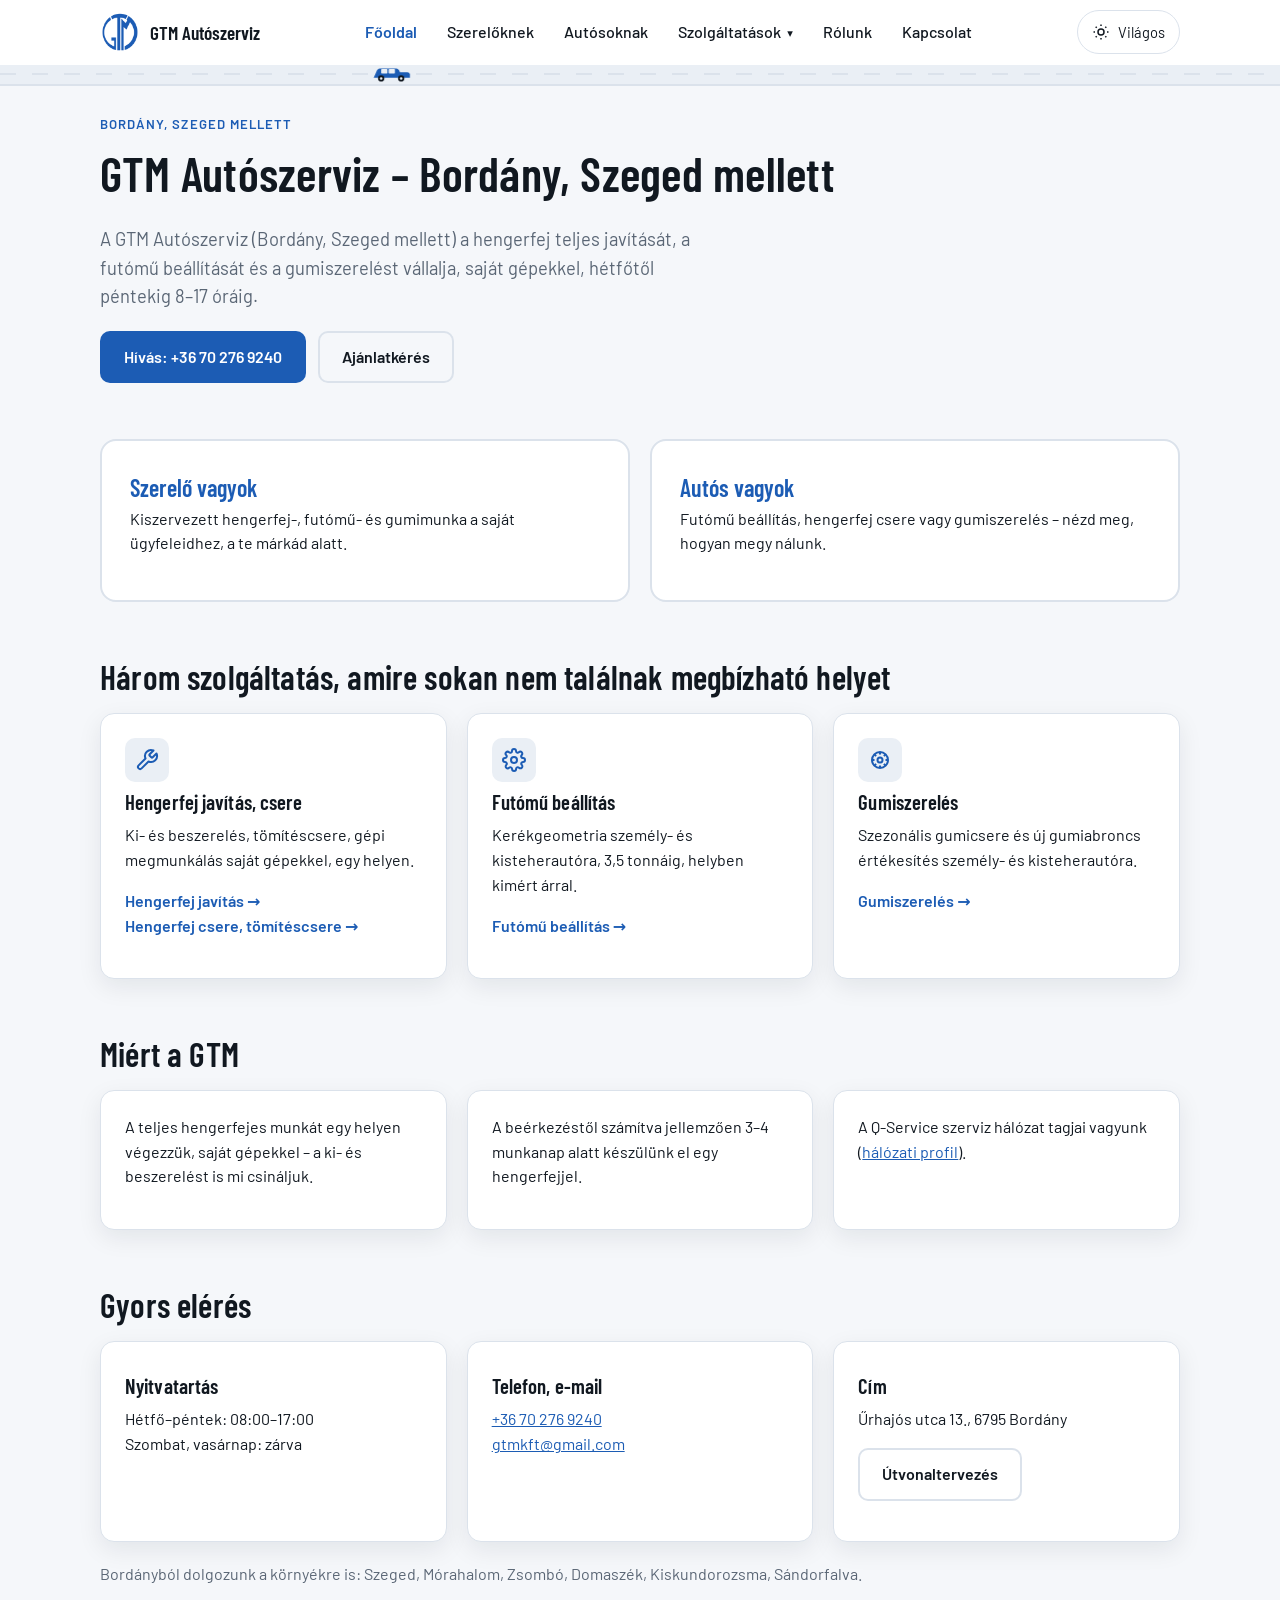
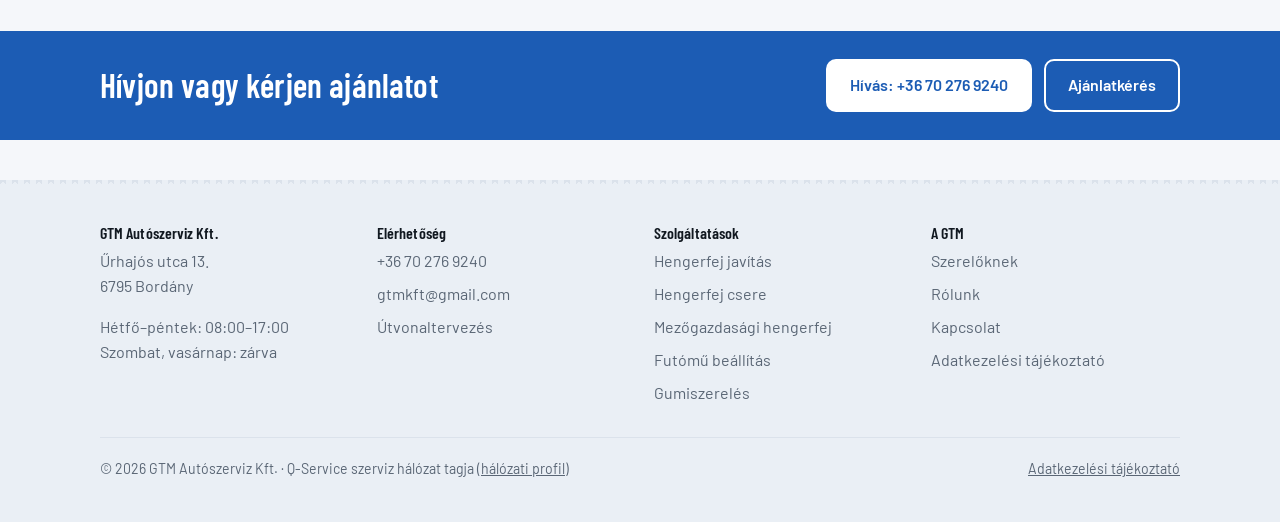
<file: index.html>
<!DOCTYPE html>
<html lang="hu">
<head>
<meta charset="utf-8">
<script>(function(){try{var t=localStorage.getItem('gtm-theme');if(t==='dark'||t==='light'){document.documentElement.setAttribute('data-theme',t);}}catch(e){}})();</script>
<meta name="viewport" content="width=device-width, initial-scale=1">
<title>GTM Autószerviz – Hengerfej, futómű, gumi | Bordány</title>
<meta name="description" content="GTM Autószerviz, Bordány, Szeged mellett: hengerfej javítás és csere saját gépekkel, futómű beállítás, gumiszerelés. Hétfő–péntek 8–17.">
<link rel="canonical" href="https://gtmautoszerviz.hu/">
<!-- ÉLESÍTÉSKOR TÖRLENDŐ (lásd README „Élesítés") -->
<meta name="robots" content="noindex, nofollow">
<meta name="theme-color" content="#1C5CB4">
<link rel="icon" type="image/svg+xml" href="kepek/favicon.svg">
<link rel="icon" type="image/png" sizes="96x96" href="kepek/favicon-96x96.png">
<link rel="icon" href="kepek/favicon.ico" sizes="any">
<link rel="apple-touch-icon" href="kepek/apple-touch-icon.png">
<link rel="manifest" href="site.webmanifest">
<meta property="og:type" content="website">
<meta property="og:url" content="https://gtmautoszerviz.hu/">
<meta property="og:site_name" content="GTM Autószerviz">
<meta property="og:locale" content="hu_HU">
<meta property="og:title" content="GTM Autószerviz – Hengerfej, futómű, gumi | Bordány">
<meta property="og:description" content="Hengerfej javítás és csere saját gépekkel, futómű beállítás, gumiszerelés. Bordány, Szeged mellett.">
<meta property="og:image" content="https://gtmautoszerviz.hu/kepek/og-kartya.png">
<meta name="twitter:card" content="summary_large_image">
<meta name="twitter:title" content="GTM Autószerviz – Hengerfej, futómű, gumi | Bordány">
<meta name="twitter:description" content="Hengerfej javítás és csere saját gépekkel, futómű beállítás, gumiszerelés. Bordány, Szeged mellett.">
<meta name="twitter:image" content="https://gtmautoszerviz.hu/kepek/og-kartya.png">
<link rel="preload" href="fonts/barlow-400-latin-ext.woff2" as="font" type="font/woff2" crossorigin>
<link rel="preload" href="fonts/barlow-condensed-600-latin-ext.woff2" as="font" type="font/woff2" crossorigin>
<link rel="stylesheet" href="css/style.css">
<script type="application/ld+json">
{
  "@context": "https://schema.org",
  "@type": "AutoRepair",
  "name": "GTM Autószerviz Kft.",
  "image": "https://gtmautoszerviz.hu/kepek/og-kartya.png",
  "url": "https://gtmautoszerviz.hu/",
  "telephone": "+36702769240",
  "email": "gtmkft@gmail.com",
  "address": {
    "@type": "PostalAddress",
    "streetAddress": "Űrhajós utca 13.",
    "addressLocality": "Bordány",
    "postalCode": "6795",
    "addressCountry": "HU"
  },
  "geo": { "@type": "GeoCoordinates", "latitude": 46.3157, "longitude": 19.9195 },
  "openingHoursSpecification": [
    { "@type": "OpeningHoursSpecification", "dayOfWeek": ["Monday","Tuesday","Wednesday","Thursday","Friday"], "opens": "08:00", "closes": "17:00" }
  ],
  "areaServed": ["Bordány","Szeged","Mórahalom","Zsombó","Domaszék","Kiskundorozsma","Sándorfalva"],
  "sameAs": ["https://www.q-service.hu/q-service-szerviz-halozat/autoservis/254/gtm-autoszerviz-kft/"]
}
</script>
</head>
<body>
<a class="skip-link" href="#main">Ugrás a tartalomra</a>

<header class="site-header">
  <div class="header-inner">
    <a class="brand" href="index.html">
      <span class="logo-mark">
        <img class="logo-light" src="kepek/gtm_logo_kek_teljes.png" alt="GTM Autószerviz" width="40" height="40">
        <img class="logo-dark" src="kepek/gtm_logo_vilagos.png" alt="GTM Autószerviz" width="40" height="40">
      </span>
      GTM Autószerviz
    </a>
    <button class="nav-toggle" id="navToggle" type="button" aria-expanded="false" aria-controls="mainNav" aria-label="Menü megnyitása">
      <span></span>
    </button>
    <nav class="main-nav" id="mainNav" aria-label="Fő navigáció">
      <ul>
        <li><a href="index.html" aria-current="page">Főoldal</a></li>
        <li><a href="szerelo-partner.html">Szerelőknek</a></li>
        <li><a href="szolgaltatasok.html">Autósoknak</a></li>
        <li class="nav-dropdown">
          <a href="szolgaltatasok.html" class="nav-top">Szolgáltatások <span class="caret" aria-hidden="true">▾</span></a>
          <ul class="dropdown-panel">
            <li><a href="hengerfej-javitas.html">Hengerfej javítás</a></li>
            <li><a href="hengerfej-csere.html">Hengerfej csere</a></li>
            <li><a href="hengerfej-mezogazdasagi.html">Mezőgazdasági hengerfej</a></li>
            <li><a href="futomu-beallitas.html">Futómű beállítás</a></li>
            <li><a href="gumiszereles.html">Gumiszerelés</a></li>
          </ul>
        </li>
        <li><a href="rolunk.html">Rólunk</a></li>
        <li><a href="kapcsolat.html">Kapcsolat</a></li>
      </ul>
    </nav>
    <div class="header-actions">
      <button class="theme-toggle" id="themeToggle" type="button" aria-label="Téma váltása" aria-pressed="false">
        <span class="theme-icon" aria-hidden="true">
          <svg class="icon-sun" viewBox="0 0 24 24" fill="none" stroke="currentColor" stroke-width="2"><circle cx="12" cy="12" r="4"/><path d="M12 2v2M12 20v2M4.9 4.9l1.4 1.4M17.7 17.7l1.4 1.4M2 12h2M20 12h2M4.9 19.1l1.4-1.4M17.7 6.3l1.4-1.4"/></svg>
          <svg class="icon-moon" viewBox="0 0 24 24" fill="currentColor"><path d="M21 12.8A9 9 0 1 1 11.2 3a7 7 0 0 0 9.8 9.8Z"/></svg>
        </span>
        <span class="label">Világos</span>
      </button>
    </div>
  </div>
  <div class="road-strip" aria-hidden="true">
    <div class="road-lane"></div>
    <div class="road-car" id="roadCar">
      <div class="car-flip">
        <svg class="car-svg" viewBox="0 0 64 28" xmlns="http://www.w3.org/2000/svg" focusable="false">
          <path class="car-body" d="M4 20 L8 11 Q10 5 14 5 L40 5 Q44 5 46 11 L58 11 Q61 11 62 14 L62 20 Z"/>
          <rect class="car-window" x="16" y="6" width="10" height="7" rx="1"/>
          <rect class="car-window" x="28" y="6" width="10" height="7" rx="1"/>
          <circle class="wheel" cx="16" cy="21" r="5"/>
          <circle class="wheel" cx="48" cy="21" r="5"/>
          <circle class="hub" cx="16" cy="21" r="2"/>
          <circle class="hub" cx="48" cy="21" r="2"/>
        </svg>
        <span class="exhaust"><span></span><span></span><span></span></span>
      </div>
    </div>
  </div>
</header>

<main id="main">

  <section class="hero container">
    <p class="hero-eyebrow">Bordány, Szeged mellett</p>
    <h1>GTM Autószerviz – Bordány, Szeged mellett</h1>
    <p class="lead-sentence">A GTM Autószerviz (Bordány, Szeged mellett) a hengerfej teljes javítását, a futómű beállítását és a gumiszerelést vállalja, saját gépekkel, hétfőtől péntekig 8–17 óráig.</p>
    <div class="hero-actions">
      <a class="btn btn-primary" href="tel:+36702769240">Hívás: +36 70 276 9240</a>
      <a class="btn btn-secondary" href="kapcsolat.html">Ajánlatkérés</a>
    </div>
  </section>

  <section class="container">
    <div class="entry-cards">
      <a class="entry-card" href="szerelo-partner.html">
        <span class="entry-title">Szerelő vagyok</span>
        <p class="mt-0">Kiszervezett hengerfej-, futómű- és gumimunka a saját ügyfeleidhez, a te márkád alatt.</p>
      </a>
      <a class="entry-card" href="szolgaltatasok.html">
        <span class="entry-title">Autós vagyok</span>
        <p class="mt-0">Futómű beállítás, hengerfej csere vagy gumiszerelés – nézd meg, hogyan megy nálunk.</p>
      </a>
    </div>
  </section>

  <section class="container">
    <h2>Három szolgáltatás, amire sokan nem találnak megbízható helyet</h2>
    <div class="card-grid">
      <div class="card">
        <span class="card-icon card-icon--wrench" aria-hidden="true">
          <svg viewBox="0 0 24 24" fill="none" stroke="currentColor" stroke-width="2" stroke-linecap="round" stroke-linejoin="round"><path d="M14.7 6.3a1 1 0 0 0 0 1.4l1.6 1.6a1 1 0 0 0 1.4 0l3.77-3.77a6 6 0 0 1-7.94 7.94l-6.91 6.91a2.12 2.12 0 0 1-3-3l6.91-6.91a6 6 0 0 1 7.94-7.94z"/></svg>
        </span>
        <h3>Hengerfej javítás, csere</h3>
        <p>Ki- és beszerelés, tömítéscsere, gépi megmunkálás saját gépekkel, egy helyen.</p>
        <p><a class="card-link" href="hengerfej-javitas.html">Hengerfej javítás →</a><br><a class="card-link" href="hengerfej-csere.html">Hengerfej csere, tömítéscsere →</a></p>
      </div>
      <div class="card">
        <span class="card-icon" aria-hidden="true">
          <svg viewBox="0 0 24 24" fill="none" stroke="currentColor" stroke-width="2" stroke-linecap="round" stroke-linejoin="round"><circle cx="12" cy="12" r="3"/><path d="M19.4 15a1.65 1.65 0 0 0 .33 1.82l.06.06a2 2 0 1 1-2.83 2.83l-.06-.06a1.65 1.65 0 0 0-1.82-.33 1.65 1.65 0 0 0-1 1.51V21a2 2 0 0 1-4 0v-.09A1.65 1.65 0 0 0 9 19.4a1.65 1.65 0 0 0-1.82.33l-.06.06a2 2 0 1 1-2.83-2.83l.06-.06a1.65 1.65 0 0 0 .33-1.82 1.65 1.65 0 0 0-1.51-1H3a2 2 0 0 1 0-4h.09A1.65 1.65 0 0 0 4.6 9a1.65 1.65 0 0 0-.33-1.82l-.06-.06a2 2 0 1 1 2.83-2.83l.06.06a1.65 1.65 0 0 0 1.82.33H9a1.65 1.65 0 0 0 1-1.51V3a2 2 0 0 1 4 0v.09a1.65 1.65 0 0 0 1 1.51 1.65 1.65 0 0 0 1.82-.33l.06-.06a2 2 0 1 1 2.83 2.83l-.06.06a1.65 1.65 0 0 0-.33 1.82V9a1.65 1.65 0 0 0 1.51 1H21a2 2 0 0 1 0 4h-.09a1.65 1.65 0 0 0-1.51 1z"/></svg>
        </span>
        <h3>Futómű beállítás</h3>
        <p>Kerékgeometria személy- és kisteherautóra, 3,5 tonnáig, helyben kimért árral.</p>
        <p><a class="card-link" href="futomu-beallitas.html">Futómű beállítás →</a></p>
      </div>
      <div class="card">
        <span class="card-icon card-icon--wheel" aria-hidden="true">
          <svg viewBox="0 0 24 24" fill="none" stroke="currentColor" stroke-width="2"><circle cx="12" cy="12" r="8"/><circle cx="12" cy="12" r="2.5"/><path d="M12 4v2.5M12 17.5V20M4 12h2.5M17.5 12H20M6.3 6.3l1.8 1.8M15.9 15.9l1.8 1.8M17.7 6.3l-1.8 1.8M8.1 15.9l-1.8 1.8"/></svg>
        </span>
        <h3>Gumiszerelés</h3>
        <p>Szezonális gumicsere és új gumiabroncs értékesítés személy- és kisteherautóra.</p>
        <p><a class="card-link" href="gumiszereles.html">Gumiszerelés →</a></p>
      </div>
    </div>
  </section>

  <section class="section-alt">
    <div class="container">
      <h2>Miért a GTM</h2>
      <div class="card-grid">
        <div class="card">
          <p class="mt-0">A teljes hengerfejes munkát egy helyen végezzük, saját gépekkel – a ki- és beszerelést is mi csináljuk.</p>
        </div>
        <div class="card">
          <p class="mt-0">A beérkezéstől számítva jellemzően 3–4 munkanap alatt készülünk el egy hengerfejjel.</p>
        </div>
        <div class="card">
          <p class="mt-0">A Q-Service szerviz hálózat tagjai vagyunk (<a href="https://www.q-service.hu/q-service-szerviz-halozat/autoservis/254/gtm-autoszerviz-kft/" target="_blank" rel="noopener">hálózati profil</a>).</p>
        </div>
      </div>
    </div>
  </section>

  <section class="container">
    <h2>Gyors elérés</h2>
    <div class="card-grid">
      <div class="card">
        <h3>Nyitvatartás</h3>
        <p>Hétfő–péntek: 08:00–17:00<br>Szombat, vasárnap: zárva</p>
      </div>
      <div class="card">
        <h3>Telefon, e-mail</h3>
        <p><a href="tel:+36702769240">+36 70 276 9240</a><br><a href="mailto:gtmkft@gmail.com">gtmkft@gmail.com</a></p>
      </div>
      <div class="card">
        <h3>Cím</h3>
        <p>Űrhajós utca 13., 6795 Bordány</p>
        <p><a class="btn btn-secondary" href="https://www.google.com/maps/search/?api=1&amp;query=46.3157,19.9195" target="_blank" rel="noopener">Útvonaltervezés</a></p>
      </div>
    </div>
    <p class="text-muted" style="margin-top:20px">Bordányból dolgozunk a környékre is: Szeged, Mórahalom, Zsombó, Domaszék, Kiskundorozsma, Sándorfalva.</p>
  </section>

  <section class="cta-bar">
    <div class="container">
      <h2>Hívjon vagy kérjen ajánlatot</h2>
      <div class="hero-actions" style="margin:0">
        <a class="btn btn-primary" href="tel:+36702769240">Hívás: +36 70 276 9240</a>
        <a class="btn btn-secondary" href="kapcsolat.html">Ajánlatkérés</a>
      </div>
    </div>
  </section>

</main>

<footer class="site-footer">
  <div class="container">
    <div class="footer-grid">
      <div>
        <h3>GTM Autószerviz Kft.</h3>
        <p class="text-muted">Űrhajós utca 13.<br>6795 Bordány</p>
        <p class="text-muted">Hétfő–péntek: 08:00–17:00<br>Szombat, vasárnap: zárva</p>
      </div>
      <div>
        <h3>Elérhetőség</h3>
        <ul>
          <li><a href="tel:+36702769240">+36 70 276 9240</a></li>
          <li><a href="mailto:gtmkft@gmail.com">gtmkft@gmail.com</a></li>
          <li><a href="https://www.google.com/maps/search/?api=1&amp;query=46.3157,19.9195" target="_blank" rel="noopener">Útvonaltervezés</a></li>
        </ul>
      </div>
      <div>
        <h3>Szolgáltatások</h3>
        <ul>
          <li><a href="hengerfej-javitas.html">Hengerfej javítás</a></li>
          <li><a href="hengerfej-csere.html">Hengerfej csere</a></li>
          <li><a href="hengerfej-mezogazdasagi.html">Mezőgazdasági hengerfej</a></li>
          <li><a href="futomu-beallitas.html">Futómű beállítás</a></li>
          <li><a href="gumiszereles.html">Gumiszerelés</a></li>
        </ul>
      </div>
      <div>
        <h3>A GTM</h3>
        <ul>
          <li><a href="szerelo-partner.html">Szerelőknek</a></li>
          <li><a href="rolunk.html">Rólunk</a></li>
          <li><a href="kapcsolat.html">Kapcsolat</a></li>
          <li><a href="adatvedelem.html">Adatkezelési tájékoztató</a></li>
        </ul>
      </div>
    </div>
    <div class="footer-bottom">
      <p>© 2026 GTM Autószerviz Kft. · Q-Service szerviz hálózat tagja (<a href="https://www.q-service.hu/q-service-szerviz-halozat/autoservis/254/gtm-autoszerviz-kft/" target="_blank" rel="noopener">hálózati profil</a>)</p>
      <p><a href="adatvedelem.html">Adatkezelési tájékoztató</a></p>
    </div>
  </div>
</footer>

<div class="mobile-call-bar">
  <a href="tel:+36702769240">📞 Hívás most</a>
</div>

<script src="js/app.js" defer></script>
</body>
</html>
</file>
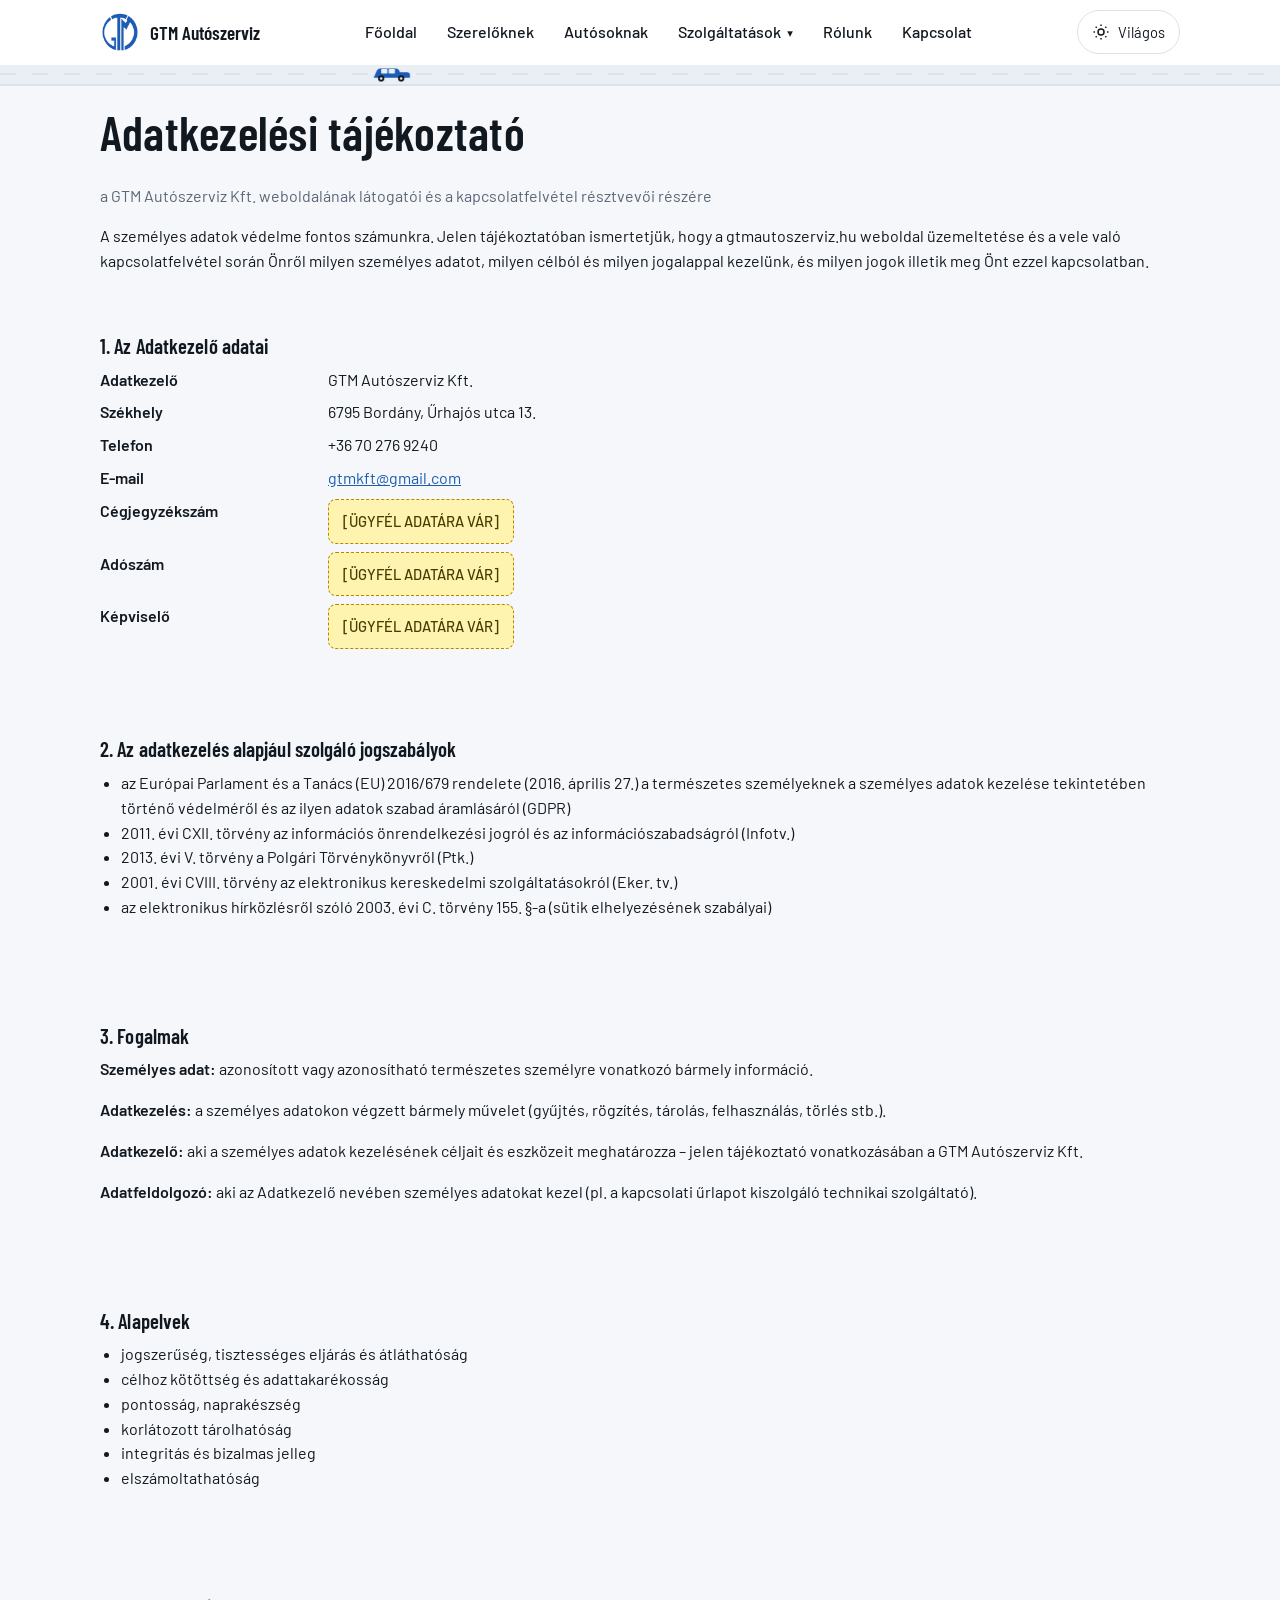
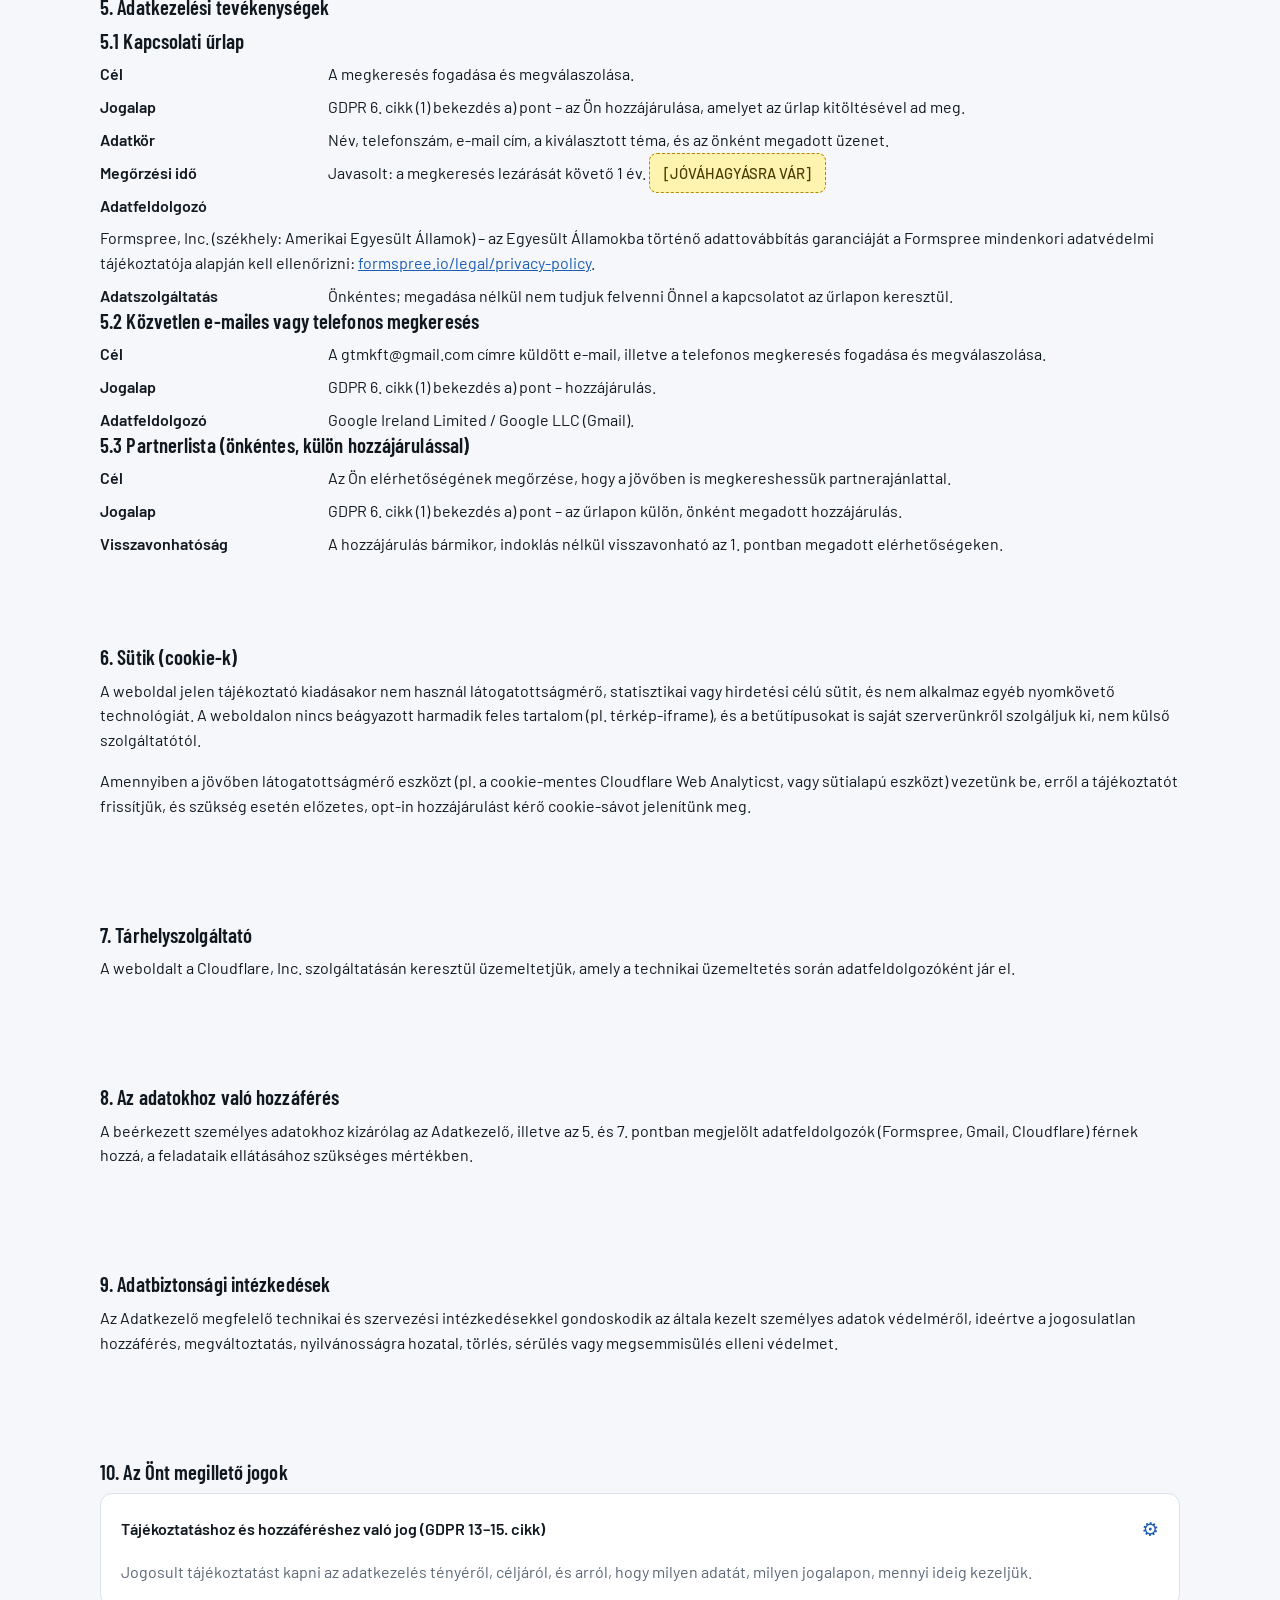
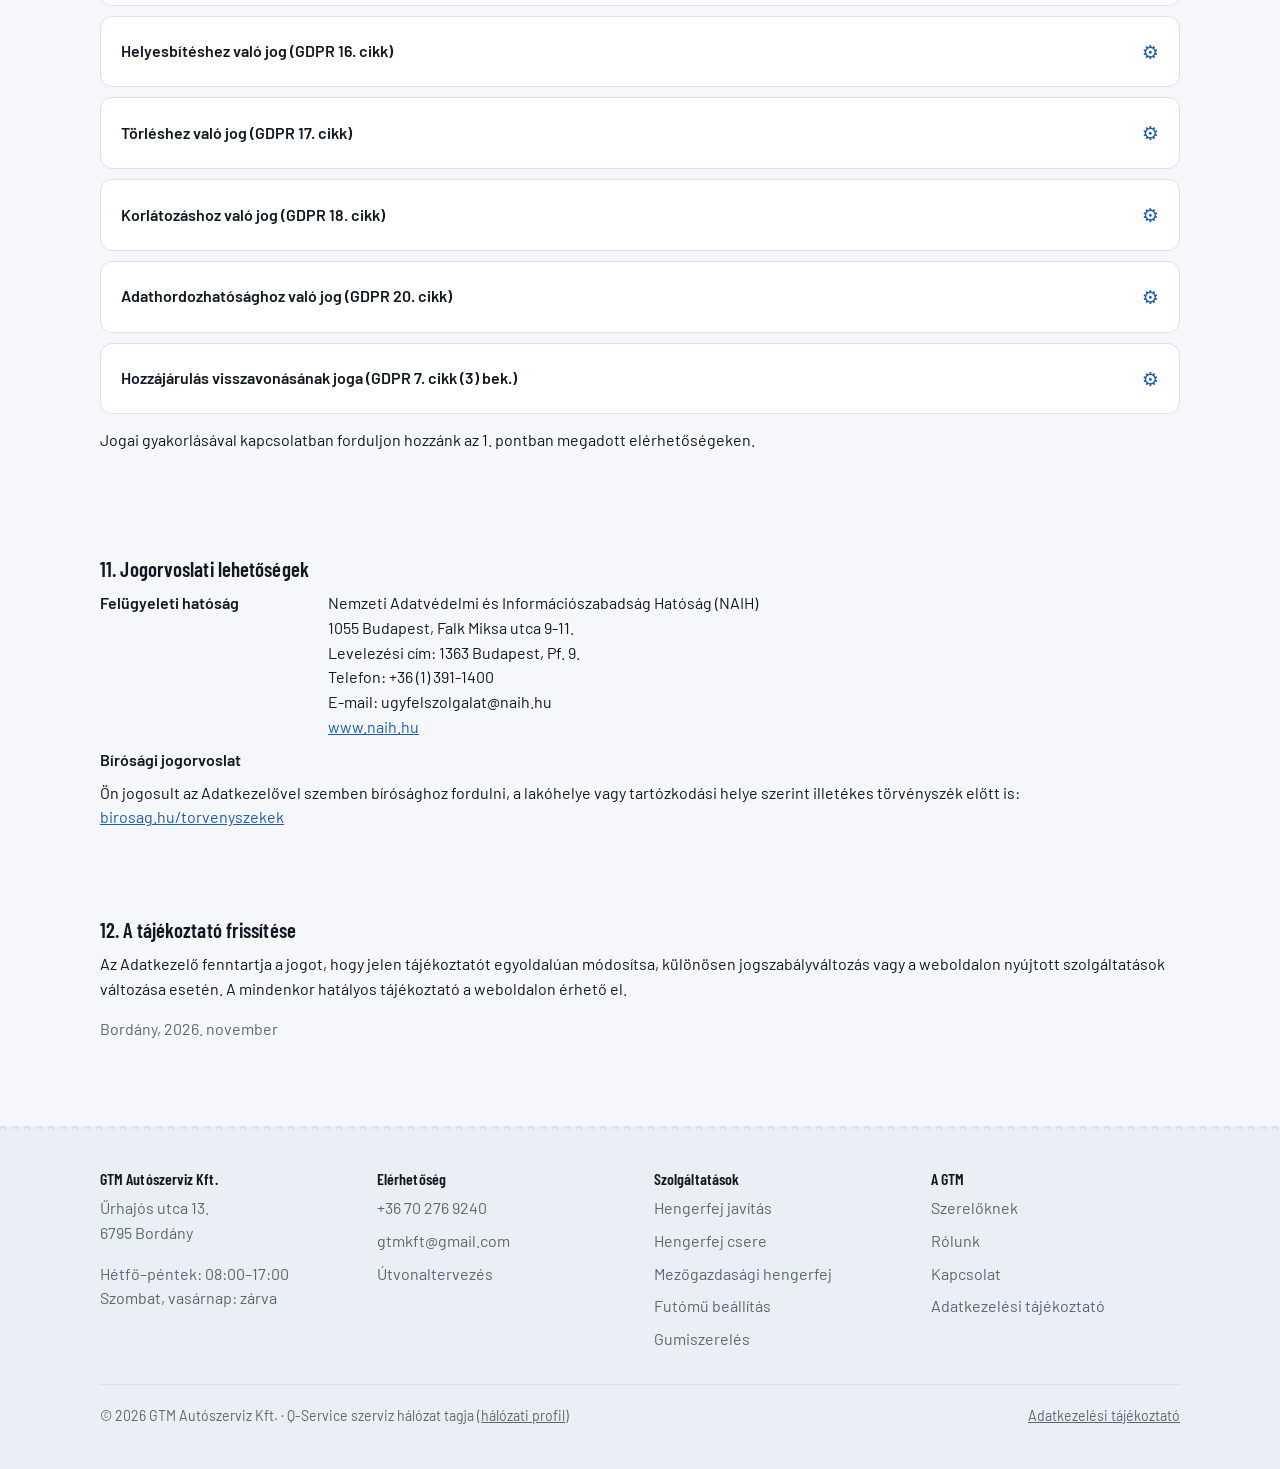
<file: adatvedelem.html>
<!DOCTYPE html>
<html lang="hu">
<head>
<meta charset="utf-8">
<script>(function(){try{var t=localStorage.getItem('gtm-theme');if(t==='dark'||t==='light'){document.documentElement.setAttribute('data-theme',t);}}catch(e){}})();</script>
<meta name="viewport" content="width=device-width, initial-scale=1">
<title>Adatkezelési tájékoztató – GTM Autószerviz</title>
<meta name="description" content="A GTM Autószerviz Kft. adatkezelési tájékoztatója a weboldal látogatói és a kapcsolatfelvétel résztvevői részére.">
<link rel="canonical" href="https://gtmautoszerviz.hu/adatvedelem.html">
<!-- ÉLESÍTÉSKOR TÖRLENDŐ (lásd README „Élesítés") -->
<meta name="robots" content="noindex, nofollow">
<meta name="theme-color" content="#1C5CB4">
<link rel="icon" type="image/svg+xml" href="kepek/favicon.svg">
<link rel="icon" type="image/png" sizes="96x96" href="kepek/favicon-96x96.png">
<link rel="icon" href="kepek/favicon.ico" sizes="any">
<link rel="apple-touch-icon" href="kepek/apple-touch-icon.png">
<link rel="manifest" href="site.webmanifest">
<meta property="og:type" content="website">
<meta property="og:url" content="https://gtmautoszerviz.hu/adatvedelem.html">
<meta property="og:site_name" content="GTM Autószerviz">
<meta property="og:locale" content="hu_HU">
<meta property="og:title" content="Adatkezelési tájékoztató – GTM Autószerviz">
<meta property="og:description" content="A GTM Autószerviz Kft. adatkezelési tájékoztatója.">
<meta property="og:image" content="https://gtmautoszerviz.hu/kepek/og-kartya.png">
<meta name="twitter:card" content="summary_large_image">
<meta name="twitter:title" content="Adatkezelési tájékoztató – GTM Autószerviz">
<meta name="twitter:description" content="A GTM Autószerviz Kft. adatkezelési tájékoztatója.">
<meta name="twitter:image" content="https://gtmautoszerviz.hu/kepek/og-kartya.png">
<link rel="preload" href="fonts/barlow-400-latin-ext.woff2" as="font" type="font/woff2" crossorigin>
<link rel="preload" href="fonts/barlow-condensed-600-latin-ext.woff2" as="font" type="font/woff2" crossorigin>
<link rel="stylesheet" href="css/style.css">
</head>
<body>
<a class="skip-link" href="#main">Ugrás a tartalomra</a>

<header class="site-header">
  <div class="header-inner">
    <a class="brand" href="index.html">
      <span class="logo-mark">
        <img class="logo-light" src="kepek/gtm_logo_kek_teljes.png" alt="GTM Autószerviz" width="40" height="40">
        <img class="logo-dark" src="kepek/gtm_logo_vilagos.png" alt="GTM Autószerviz" width="40" height="40">
      </span>
      GTM Autószerviz
    </a>
    <button class="nav-toggle" id="navToggle" type="button" aria-expanded="false" aria-controls="mainNav" aria-label="Menü megnyitása">
      <span></span>
    </button>
    <nav class="main-nav" id="mainNav" aria-label="Fő navigáció">
      <ul>
        <li><a href="index.html">Főoldal</a></li>
        <li><a href="szerelo-partner.html">Szerelőknek</a></li>
        <li><a href="szolgaltatasok.html">Autósoknak</a></li>
        <li class="nav-dropdown">
          <a href="szolgaltatasok.html" class="nav-top">Szolgáltatások <span class="caret" aria-hidden="true">▾</span></a>
          <ul class="dropdown-panel">
            <li><a href="hengerfej-javitas.html">Hengerfej javítás</a></li>
            <li><a href="hengerfej-csere.html">Hengerfej csere</a></li>
            <li><a href="hengerfej-mezogazdasagi.html">Mezőgazdasági hengerfej</a></li>
            <li><a href="futomu-beallitas.html">Futómű beállítás</a></li>
            <li><a href="gumiszereles.html">Gumiszerelés</a></li>
          </ul>
        </li>
        <li><a href="rolunk.html">Rólunk</a></li>
        <li><a href="kapcsolat.html">Kapcsolat</a></li>
      </ul>
    </nav>
    <div class="header-actions">
      <button class="theme-toggle" id="themeToggle" type="button" aria-label="Téma váltása" aria-pressed="false">
        <span class="theme-icon" aria-hidden="true">
          <svg class="icon-sun" viewBox="0 0 24 24" fill="none" stroke="currentColor" stroke-width="2"><circle cx="12" cy="12" r="4"/><path d="M12 2v2M12 20v2M4.9 4.9l1.4 1.4M17.7 17.7l1.4 1.4M2 12h2M20 12h2M4.9 19.1l1.4-1.4M17.7 6.3l1.4-1.4"/></svg>
          <svg class="icon-moon" viewBox="0 0 24 24" fill="currentColor"><path d="M21 12.8A9 9 0 1 1 11.2 3a7 7 0 0 0 9.8 9.8Z"/></svg>
        </span>
        <span class="label">Világos</span>
      </button>
    </div>
  </div>
  <div class="road-strip" aria-hidden="true">
    <div class="road-lane"></div>
    <div class="road-car" id="roadCar">
      <div class="car-flip">
        <svg class="car-svg" viewBox="0 0 64 28" xmlns="http://www.w3.org/2000/svg" focusable="false">
          <path class="car-body" d="M4 20 L8 11 Q10 5 14 5 L40 5 Q44 5 46 11 L58 11 Q61 11 62 14 L62 20 Z"/>
          <rect class="car-window" x="16" y="6" width="10" height="7" rx="1"/>
          <rect class="car-window" x="28" y="6" width="10" height="7" rx="1"/>
          <circle class="wheel" cx="16" cy="21" r="5"/>
          <circle class="wheel" cx="48" cy="21" r="5"/>
          <circle class="hub" cx="16" cy="21" r="2"/>
          <circle class="hub" cx="48" cy="21" r="2"/>
        </svg>
        <span class="exhaust"><span></span><span></span><span></span></span>
      </div>
    </div>
  </div>
</header>

<main id="main">
  <div class="container">
  <h1 style="margin-top:20px">Adatkezelési tájékoztató</h1>
  <p class="text-muted">a GTM Autószerviz Kft. weboldalának látogatói és a kapcsolatfelvétel résztvevői részére</p>

  <p>A személyes adatok védelme fontos számunkra. Jelen tájékoztatóban ismertetjük, hogy a gtmautoszerviz.hu weboldal üzemeltetése és a vele való kapcsolatfelvétel során Önről milyen személyes adatot, milyen célból és milyen jogalappal kezelünk, és milyen jogok illetik meg Önt ezzel kapcsolatban.</p>

  <section class="legal-section">
    <h2>1. Az Adatkezelő adatai</h2>
    <div class="kv-table">
      <div><span class="k">Adatkezelő</span><span>GTM Autószerviz Kft.</span></div>
      <div><span class="k">Székhely</span><span>6795 Bordány, Űrhajós utca 13.</span></div>
      <div><span class="k">Telefon</span><span>+36 70 276 9240</span></div>
      <div><span class="k">E-mail</span><span><a href="mailto:gtmkft@gmail.com">gtmkft@gmail.com</a></span></div>
      <!-- BLOKKOLÓ (spec 13.1): cégjegyzékszám és adószám nélkül a tájékoztató és az impresszum nem élesíthető. -->
      <div><span class="k">Cégjegyzékszám</span><span class="placeholder">[ÜGYFÉL ADATÁRA VÁR]</span></div>
      <div><span class="k">Adószám</span><span class="placeholder">[ÜGYFÉL ADATÁRA VÁR]</span></div>
      <div><span class="k">Képviselő</span><span class="placeholder">[ÜGYFÉL ADATÁRA VÁR]</span></div>
    </div>
  </section>

  <section class="legal-section">
    <h2>2. Az adatkezelés alapjául szolgáló jogszabályok</h2>
    <ul>
      <li>az Európai Parlament és a Tanács (EU) 2016/679 rendelete (2016. április 27.) a természetes személyeknek a személyes adatok kezelése tekintetében történő védelméről és az ilyen adatok szabad áramlásáról (GDPR)</li>
      <li>2011. évi CXII. törvény az információs önrendelkezési jogról és az információszabadságról (Infotv.)</li>
      <li>2013. évi V. törvény a Polgári Törvénykönyvről (Ptk.)</li>
      <li>2001. évi CVIII. törvény az elektronikus kereskedelmi szolgáltatásokról (Eker. tv.)</li>
      <li>az elektronikus hírközlésről szóló 2003. évi C. törvény 155. §-a (sütik elhelyezésének szabályai)</li>
    </ul>
  </section>

  <section class="legal-section">
    <h2>3. Fogalmak</h2>
    <p><strong>Személyes adat:</strong> azonosított vagy azonosítható természetes személyre vonatkozó bármely információ.</p>
    <p><strong>Adatkezelés:</strong> a személyes adatokon végzett bármely művelet (gyűjtés, rögzítés, tárolás, felhasználás, törlés stb.).</p>
    <p><strong>Adatkezelő:</strong> aki a személyes adatok kezelésének céljait és eszközeit meghatározza – jelen tájékoztató vonatkozásában a GTM Autószerviz Kft.</p>
    <p><strong>Adatfeldolgozó:</strong> aki az Adatkezelő nevében személyes adatokat kezel (pl. a kapcsolati űrlapot kiszolgáló technikai szolgáltató).</p>
  </section>

  <section class="legal-section">
    <h2>4. Alapelvek</h2>
    <ul>
      <li>jogszerűség, tisztességes eljárás és átláthatóság</li>
      <li>célhoz kötöttség és adattakarékosság</li>
      <li>pontosság, naprakészség</li>
      <li>korlátozott tárolhatóság</li>
      <li>integritás és bizalmas jelleg</li>
      <li>elszámoltathatóság</li>
    </ul>
  </section>

  <section class="legal-section">
    <h2>5. Adatkezelési tevékenységek</h2>

    <h3>5.1 Kapcsolati űrlap</h3>
    <div class="kv-table">
      <div><span class="k">Cél</span><span>A megkeresés fogadása és megválaszolása.</span></div>
      <div><span class="k">Jogalap</span><span>GDPR 6. cikk (1) bekezdés a) pont – az Ön hozzájárulása, amelyet az űrlap kitöltésével ad meg.</span></div>
      <div><span class="k">Adatkör</span><span>Név, telefonszám, e-mail cím, a kiválasztott téma, és az önként megadott üzenet.</span></div>
      <!-- JÓVÁHAGYÁSRA VÁR: a megőrzési idő 1 év javasolt alapértelmezés, de ezt az ügyfélnek meg kell erősítenie. -->
      <div><span class="k">Megőrzési idő</span><span>Javasolt: a megkeresés lezárását követő 1 év. <span class="placeholder">[JÓVÁHAGYÁSRA VÁR]</span></span></div>
      <div><span class="k">Adatfeldolgozó</span><span>Formspree, Inc. (székhely: Amerikai Egyesült Államok) – az Egyesült Államokba történő adattovábbítás garanciáját a Formspree mindenkori adatvédelmi tájékoztatója alapján kell ellenőrizni: <a href="https://formspree.io/legal/privacy-policy/" target="_blank" rel="noopener">formspree.io/legal/privacy-policy</a>.</span></div>
      <div><span class="k">Adatszolgáltatás</span><span>Önkéntes; megadása nélkül nem tudjuk felvenni Önnel a kapcsolatot az űrlapon keresztül.</span></div>
    </div>

    <h3>5.2 Közvetlen e-mailes vagy telefonos megkeresés</h3>
    <div class="kv-table">
      <div><span class="k">Cél</span><span>A gtmkft@gmail.com címre küldött e-mail, illetve a telefonos megkeresés fogadása és megválaszolása.</span></div>
      <div><span class="k">Jogalap</span><span>GDPR 6. cikk (1) bekezdés a) pont – hozzájárulás.</span></div>
      <div><span class="k">Adatfeldolgozó</span><span>Google Ireland Limited / Google LLC (Gmail).</span></div>
    </div>

    <h3>5.3 Partnerlista (önkéntes, külön hozzájárulással)</h3>
    <div class="kv-table">
      <div><span class="k">Cél</span><span>Az Ön elérhetőségének megőrzése, hogy a jövőben is megkereshessük partnerajánlattal.</span></div>
      <div><span class="k">Jogalap</span><span>GDPR 6. cikk (1) bekezdés a) pont – az űrlapon külön, önként megadott hozzájárulás.</span></div>
      <div><span class="k">Visszavonhatóság</span><span>A hozzájárulás bármikor, indoklás nélkül visszavonható az 1. pontban megadott elérhetőségeken.</span></div>
    </div>
  </section>

  <section class="legal-section">
    <h2>6. Sütik (cookie-k)</h2>
    <p>A weboldal jelen tájékoztató kiadásakor nem használ látogatottságmérő, statisztikai vagy hirdetési célú sütit, és nem alkalmaz egyéb nyomkövető technológiát. A weboldalon nincs beágyazott harmadik feles tartalom (pl. térkép-iframe), és a betűtípusokat is saját szerverünkről szolgáljuk ki, nem külső szolgáltatótól.</p>
    <p>Amennyiben a jövőben látogatottságmérő eszközt (pl. a cookie-mentes Cloudflare Web Analyticst, vagy sütialapú eszközt) vezetünk be, erről a tájékoztatót frissítjük, és szükség esetén előzetes, opt-in hozzájárulást kérő cookie-sávot jelenítünk meg.</p>
  </section>

  <section class="legal-section">
    <h2>7. Tárhelyszolgáltató</h2>
    <p>A weboldalt a Cloudflare, Inc. szolgáltatásán keresztül üzemeltetjük, amely a technikai üzemeltetés során adatfeldolgozóként jár el.</p>
  </section>

  <section class="legal-section">
    <h2>8. Az adatokhoz való hozzáférés</h2>
    <p>A beérkezett személyes adatokhoz kizárólag az Adatkezelő, illetve az 5. és 7. pontban megjelölt adatfeldolgozók (Formspree, Gmail, Cloudflare) férnek hozzá, a feladataik ellátásához szükséges mértékben.</p>
  </section>

  <section class="legal-section">
    <h2>9. Adatbiztonsági intézkedések</h2>
    <p>Az Adatkezelő megfelelő technikai és szervezési intézkedésekkel gondoskodik az általa kezelt személyes adatok védelméről, ideértve a jogosulatlan hozzáférés, megváltoztatás, nyilvánosságra hozatal, törlés, sérülés vagy megsemmisülés elleni védelmet.</p>
  </section>

  <section class="legal-section">
    <h2>10. Az Önt megillető jogok</h2>
    <div class="faq-list">
      <details class="faq-item" open>
        <summary>Tájékoztatáshoz és hozzáféréshez való jog (GDPR 13–15. cikk)</summary>
        <p>Jogosult tájékoztatást kapni az adatkezelés tényéről, céljáról, és arról, hogy milyen adatát, milyen jogalapon, mennyi ideig kezeljük.</p>
      </details>
      <details class="faq-item">
        <summary>Helyesbítéshez való jog (GDPR 16. cikk)</summary>
        <p>Kérheti a pontatlan vagy hiányos adatai helyesbítését.</p>
      </details>
      <details class="faq-item">
        <summary>Törléshez való jog (GDPR 17. cikk)</summary>
        <p>Kérheti adatai törlését, ha azokra már nincs szükség, vagy visszavonta a hozzájárulását.</p>
      </details>
      <details class="faq-item">
        <summary>Korlátozáshoz való jog (GDPR 18. cikk)</summary>
        <p>Kérheti az adatkezelés korlátozását, például ha vitatja az adatok pontosságát.</p>
      </details>
      <details class="faq-item">
        <summary>Adathordozhatósághoz való jog (GDPR 20. cikk)</summary>
        <p>Kérheti a megadott adatai tagolt, géppel olvasható formátumban történő kiadását.</p>
      </details>
      <details class="faq-item">
        <summary>Hozzájárulás visszavonásának joga (GDPR 7. cikk (3) bek.)</summary>
        <p>A hozzájáruláson alapuló adatkezelést bármikor, ugyanolyan egyszerű módon visszavonhatja, mint ahogyan megadta.</p>
      </details>
    </div>
    <p style="margin-top:14px">Jogai gyakorlásával kapcsolatban forduljon hozzánk az 1. pontban megadott elérhetőségeken.</p>
  </section>

  <section class="legal-section">
    <h2>11. Jogorvoslati lehetőségek</h2>
    <div class="kv-table">
      <div><span class="k">Felügyeleti hatóság</span><span>Nemzeti Adatvédelmi és Információszabadság Hatóság (NAIH)<br>1055 Budapest, Falk Miksa utca 9-11.<br>Levelezési cím: 1363 Budapest, Pf. 9.<br>Telefon: +36 (1) 391-1400<br>E-mail: ugyfelszolgalat@naih.hu<br><a href="https://www.naih.hu" target="_blank" rel="noopener">www.naih.hu</a></span></div>
      <div><span class="k">Bírósági jogorvoslat</span><span>Ön jogosult az Adatkezelővel szemben bírósághoz fordulni, a lakóhelye vagy tartózkodási helye szerint illetékes törvényszék előtt is: <a href="https://www.birosag.hu/torvenyszekek" target="_blank" rel="noopener">birosag.hu/torvenyszekek</a></span></div>
    </div>
  </section>

  <section class="legal-section">
    <h2>12. A tájékoztató frissítése</h2>
    <p>Az Adatkezelő fenntartja a jogot, hogy jelen tájékoztatót egyoldalúan módosítsa, különösen jogszabályváltozás vagy a weboldalon nyújtott szolgáltatások változása esetén. A mindenkor hatályos tájékoztató a weboldalon érhető el.</p>
    <p class="text-muted">Bordány, 2026. november</p>
  </section>
  </div>
</main>

<footer class="site-footer">
  <div class="container">
    <div class="footer-grid">
      <div>
        <h3>GTM Autószerviz Kft.</h3>
        <p class="text-muted">Űrhajós utca 13.<br>6795 Bordány</p>
        <p class="text-muted">Hétfő–péntek: 08:00–17:00<br>Szombat, vasárnap: zárva</p>
      </div>
      <div>
        <h3>Elérhetőség</h3>
        <ul>
          <li><a href="tel:+36702769240">+36 70 276 9240</a></li>
          <li><a href="mailto:gtmkft@gmail.com">gtmkft@gmail.com</a></li>
          <li><a href="https://www.google.com/maps/search/?api=1&amp;query=46.3157,19.9195" target="_blank" rel="noopener">Útvonaltervezés</a></li>
        </ul>
      </div>
      <div>
        <h3>Szolgáltatások</h3>
        <ul>
          <li><a href="hengerfej-javitas.html">Hengerfej javítás</a></li>
          <li><a href="hengerfej-csere.html">Hengerfej csere</a></li>
          <li><a href="hengerfej-mezogazdasagi.html">Mezőgazdasági hengerfej</a></li>
          <li><a href="futomu-beallitas.html">Futómű beállítás</a></li>
          <li><a href="gumiszereles.html">Gumiszerelés</a></li>
        </ul>
      </div>
      <div>
        <h3>A GTM</h3>
        <ul>
          <li><a href="szerelo-partner.html">Szerelőknek</a></li>
          <li><a href="rolunk.html">Rólunk</a></li>
          <li><a href="kapcsolat.html">Kapcsolat</a></li>
          <li><a href="adatvedelem.html">Adatkezelési tájékoztató</a></li>
        </ul>
      </div>
    </div>
    <div class="footer-bottom">
      <p>© 2026 GTM Autószerviz Kft. · Q-Service szerviz hálózat tagja (<a href="https://www.q-service.hu/q-service-szerviz-halozat/autoservis/254/gtm-autoszerviz-kft/" target="_blank" rel="noopener">hálózati profil</a>)</p>
      <p><a href="adatvedelem.html">Adatkezelési tájékoztató</a></p>
    </div>
  </div>
</footer>

<div class="mobile-call-bar">
  <a href="tel:+36702769240">📞 Hívás most</a>
</div>

<script src="js/app.js" defer></script>
</body>
</html>
</file>
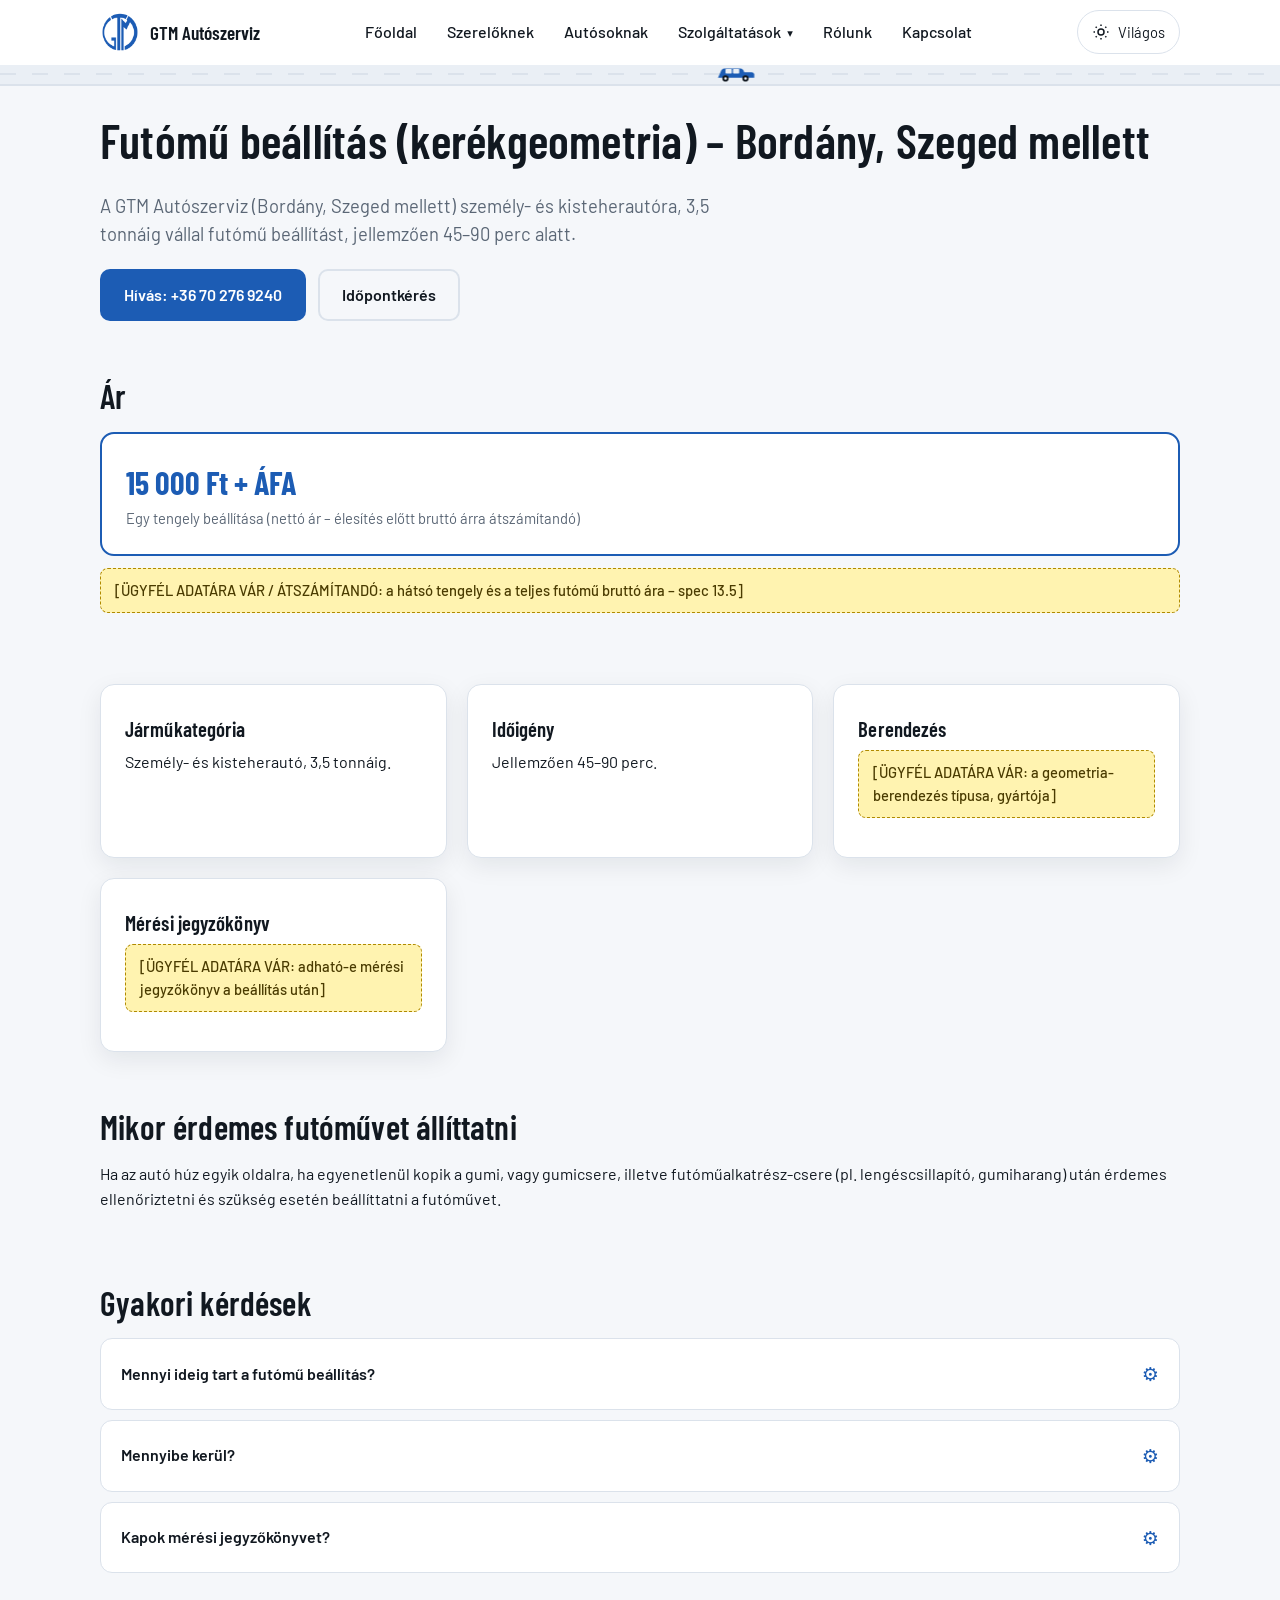
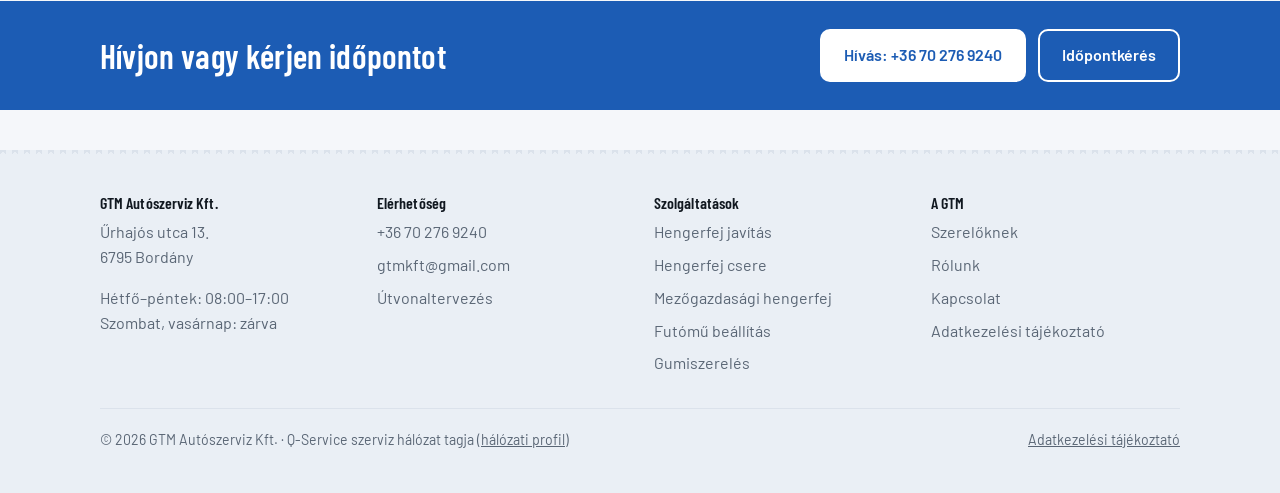
<file: futomu-beallitas.html>
<!DOCTYPE html>
<html lang="hu">
<head>
<meta charset="utf-8">
<script>(function(){try{var t=localStorage.getItem('gtm-theme');if(t==='dark'||t==='light'){document.documentElement.setAttribute('data-theme',t);}}catch(e){}})();</script>
<meta name="viewport" content="width=device-width, initial-scale=1">
<title>Futómű beállítás – Bordány, Szeged mellett</title>
<meta name="description" content="Futómű beállítás, kerékgeometria a GTM Autószerviznél, Bordány, Szeged mellett. Személy- és kisteherautóra 3,5 tonnáig, 45–90 perc.">
<link rel="canonical" href="https://gtmautoszerviz.hu/futomu-beallitas.html">
<!-- ÉLESÍTÉSKOR TÖRLENDŐ (lásd README „Élesítés") -->
<meta name="robots" content="noindex, nofollow">
<meta name="theme-color" content="#1C5CB4">
<link rel="icon" type="image/svg+xml" href="kepek/favicon.svg">
<link rel="icon" type="image/png" sizes="96x96" href="kepek/favicon-96x96.png">
<link rel="icon" href="kepek/favicon.ico" sizes="any">
<link rel="apple-touch-icon" href="kepek/apple-touch-icon.png">
<link rel="manifest" href="site.webmanifest">
<meta property="og:type" content="website">
<meta property="og:url" content="https://gtmautoszerviz.hu/futomu-beallitas.html">
<meta property="og:site_name" content="GTM Autószerviz">
<meta property="og:locale" content="hu_HU">
<meta property="og:title" content="Futómű beállítás – Bordány, Szeged mellett">
<meta property="og:description" content="Személy- és kisteherautóra 3,5 tonnáig, 45–90 perc, kimért árral.">
<meta property="og:image" content="https://gtmautoszerviz.hu/kepek/og-kartya.png">
<meta name="twitter:card" content="summary_large_image">
<meta name="twitter:title" content="Futómű beállítás – Bordány, Szeged mellett">
<meta name="twitter:description" content="Személy- és kisteherautóra 3,5 tonnáig, 45–90 perc, kimért árral.">
<meta name="twitter:image" content="https://gtmautoszerviz.hu/kepek/og-kartya.png">
<link rel="preload" href="fonts/barlow-400-latin-ext.woff2" as="font" type="font/woff2" crossorigin>
<link rel="preload" href="fonts/barlow-condensed-600-latin-ext.woff2" as="font" type="font/woff2" crossorigin>
<link rel="stylesheet" href="css/style.css">
<script type="application/ld+json">
{
  "@context": "https://schema.org",
  "@type": "Service",
  "serviceType": "Futómű beállítás, kerékgeometria",
  "provider": { "@type": "AutoRepair", "name": "GTM Autószerviz Kft.", "telephone": "+36702769240", "url": "https://gtmautoszerviz.hu/" },
  "areaServed": ["Bordány","Szeged","Mórahalom","Zsombó","Domaszék","Kiskundorozsma","Sándorfalva"]
}
</script>
<script type="application/ld+json">
{
  "@context": "https://schema.org",
  "@type": "FAQPage",
  "mainEntity": [
    { "@type": "Question", "name": "Mennyi ideig tart a futómű beállítás?", "acceptedAnswer": { "@type": "Answer", "text": "Személy- és kisteherautón, 3,5 tonnáig, jellemzően 45–90 perc." } },
    { "@type": "Question", "name": "Mikor érdemes futóművet állíttatni?", "acceptedAnswer": { "@type": "Answer", "text": "Ha az autó húz egyik oldalra, ha egyenetlenül kopik a gumi, vagy gumicsere, illetve futóműalkatrész-csere után." } }
  ]
}
</script>
</head>
<body>
<a class="skip-link" href="#main">Ugrás a tartalomra</a>

<header class="site-header">
  <div class="header-inner">
    <a class="brand" href="index.html">
      <span class="logo-mark">
        <img class="logo-light" src="kepek/gtm_logo_kek_teljes.png" alt="GTM Autószerviz" width="40" height="40">
        <img class="logo-dark" src="kepek/gtm_logo_vilagos.png" alt="GTM Autószerviz" width="40" height="40">
      </span>
      GTM Autószerviz
    </a>
    <button class="nav-toggle" id="navToggle" type="button" aria-expanded="false" aria-controls="mainNav" aria-label="Menü megnyitása">
      <span></span>
    </button>
    <nav class="main-nav" id="mainNav" aria-label="Fő navigáció">
      <ul>
        <li><a href="index.html">Főoldal</a></li>
        <li><a href="szerelo-partner.html">Szerelőknek</a></li>
        <li><a href="szolgaltatasok.html">Autósoknak</a></li>
        <li class="nav-dropdown">
          <a href="szolgaltatasok.html" class="nav-top">Szolgáltatások <span class="caret" aria-hidden="true">▾</span></a>
          <ul class="dropdown-panel">
            <li><a href="hengerfej-javitas.html">Hengerfej javítás</a></li>
            <li><a href="hengerfej-csere.html">Hengerfej csere</a></li>
            <li><a href="hengerfej-mezogazdasagi.html">Mezőgazdasági hengerfej</a></li>
            <li><a href="futomu-beallitas.html" aria-current="page">Futómű beállítás</a></li>
            <li><a href="gumiszereles.html">Gumiszerelés</a></li>
          </ul>
        </li>
        <li><a href="rolunk.html">Rólunk</a></li>
        <li><a href="kapcsolat.html">Kapcsolat</a></li>
      </ul>
    </nav>
    <div class="header-actions">
      <button class="theme-toggle" id="themeToggle" type="button" aria-label="Téma váltása" aria-pressed="false">
        <span class="theme-icon" aria-hidden="true">
          <svg class="icon-sun" viewBox="0 0 24 24" fill="none" stroke="currentColor" stroke-width="2"><circle cx="12" cy="12" r="4"/><path d="M12 2v2M12 20v2M4.9 4.9l1.4 1.4M17.7 17.7l1.4 1.4M2 12h2M20 12h2M4.9 19.1l1.4-1.4M17.7 6.3l1.4-1.4"/></svg>
          <svg class="icon-moon" viewBox="0 0 24 24" fill="currentColor"><path d="M21 12.8A9 9 0 1 1 11.2 3a7 7 0 0 0 9.8 9.8Z"/></svg>
        </span>
        <span class="label">Világos</span>
      </button>
    </div>
  </div>
  <div class="road-strip" aria-hidden="true">
    <div class="road-lane"></div>
    <div class="road-car" id="roadCar">
      <div class="car-flip">
        <svg class="car-svg" viewBox="0 0 64 28" xmlns="http://www.w3.org/2000/svg" focusable="false">
          <path class="car-body" d="M4 20 L8 11 Q10 5 14 5 L40 5 Q44 5 46 11 L58 11 Q61 11 62 14 L62 20 Z"/>
          <rect class="car-window" x="16" y="6" width="10" height="7" rx="1"/>
          <rect class="car-window" x="28" y="6" width="10" height="7" rx="1"/>
          <circle class="wheel" cx="16" cy="21" r="5"/>
          <circle class="wheel" cx="48" cy="21" r="5"/>
          <circle class="hub" cx="16" cy="21" r="2"/>
          <circle class="hub" cx="48" cy="21" r="2"/>
        </svg>
        <span class="exhaust"><span></span><span></span><span></span></span>
      </div>
    </div>
  </div>
</header>

<main id="main">

  <section class="hero container">
    <h1>Futómű beállítás (kerékgeometria) – Bordány, Szeged mellett</h1>
    <p class="lead-sentence">A GTM Autószerviz (Bordány, Szeged mellett) személy- és kisteherautóra, 3,5 tonnáig vállal futómű beállítást, jellemzően 45–90 perc alatt.</p>
    <div class="hero-actions">
      <a class="btn btn-primary" href="tel:+36702769240">Hívás: +36 70 276 9240</a>
      <a class="btn btn-secondary" href="kapcsolat.html">Időpontkérés</a>
    </div>
  </section>

  <section class="container">
    <h2>Ár</h2>
    <!-- FONTOS – ÉLESÍTÉS ELŐTT ÁTSZÁMÍTANDÓ (spec 13.5): a jegyzet forrása kétértelmű ("első tengelyen 15 000, hátsó tengelyen is 20 000 + ÁFA"), ezért csak az első tengely nettó ára szerepel itt. Fogyasztónak jogszabály szerint BRUTTÓ (ÁFÁ-val növelt) árat kötelező feltüntetni - ezt a nettó összeget élesítés előtt át kell számítani, és pontosítani kell, hogy a hátsó tengely/teljes futómű ára mennyi. -->
    <div class="price-box">
      <div>
        <div class="price-amount">15 000 Ft + ÁFA</div>
        <div class="price-note">Egy tengely beállítása (nettó ár – élesítés előtt bruttó árra átszámítandó)</div>
      </div>
    </div>
    <p class="placeholder" style="margin-top:12px">[ÜGYFÉL ADATÁRA VÁR / ÁTSZÁMÍTANDÓ: a hátsó tengely és a teljes futómű bruttó ára – spec 13.5]</p>
  </section>

  <section class="section-alt">
    <div class="container">
      <div class="card-grid">
        <div class="card">
          <h3>Járműkategória</h3>
          <p>Személy- és kisteherautó, 3,5 tonnáig.</p>
        </div>
        <div class="card">
          <h3>Időigény</h3>
          <p>Jellemzően 45–90 perc.</p>
        </div>
        <div class="card">
          <h3>Berendezés</h3>
          <!-- ÜGYFÉL ADATÁRA VÁR (spec 13.8): a geometria-berendezés típusa, gyártója (pl. 3D/CCD). -->
          <p class="placeholder">[ÜGYFÉL ADATÁRA VÁR: a geometria-berendezés típusa, gyártója]</p>
        </div>
        <div class="card">
          <h3>Mérési jegyzőkönyv</h3>
          <!-- ÜGYFÉL ADATÁRA VÁR (spec 13.8) -->
          <p class="placeholder">[ÜGYFÉL ADATÁRA VÁR: adható-e mérési jegyzőkönyv a beállítás után]</p>
        </div>
      </div>
    </div>
  </section>

  <section class="container">
    <h2>Mikor érdemes futóművet állíttatni</h2>
    <p>Ha az autó húz egyik oldalra, ha egyenetlenül kopik a gumi, vagy gumicsere, illetve futóműalkatrész-csere (pl. lengéscsillapító, gumiharang) után érdemes ellenőriztetni és szükség esetén beállíttatni a futóművet.</p>
  </section>

  <section class="section-alt">
    <div class="container">
      <h2>Gyakori kérdések</h2>
      <div class="faq-list">
        <details class="faq-item">
          <summary>Mennyi ideig tart a futómű beállítás?</summary>
          <p>Személy- és kisteherautón, 3,5 tonnáig, jellemzően 45–90 perc.</p>
        </details>
        <details class="faq-item">
          <summary>Mennyibe kerül?</summary>
          <p>Egy tengely beállítása 15 000 Ft + ÁFA. A hátsó tengely és a teljes futómű árát élesítés előtt pontosítjuk.</p>
        </details>
        <details class="faq-item">
          <summary>Kapok mérési jegyzőkönyvet?</summary>
          <!-- ÜGYFÉL ADATÁRA VÁR -->
          <p class="placeholder">[ÜGYFÉL ADATÁRA VÁR: mérési jegyzőkönyv kiadása]</p>
        </details>
      </div>
    </div>
  </section>

  <section class="cta-bar">
    <div class="container">
      <h2>Hívjon vagy kérjen időpontot</h2>
      <div class="hero-actions" style="margin:0">
        <a class="btn btn-primary" href="tel:+36702769240">Hívás: +36 70 276 9240</a>
        <a class="btn btn-secondary" href="kapcsolat.html">Időpontkérés</a>
      </div>
    </div>
  </section>

</main>

<footer class="site-footer">
  <div class="container">
    <div class="footer-grid">
      <div>
        <h3>GTM Autószerviz Kft.</h3>
        <p class="text-muted">Űrhajós utca 13.<br>6795 Bordány</p>
        <p class="text-muted">Hétfő–péntek: 08:00–17:00<br>Szombat, vasárnap: zárva</p>
      </div>
      <div>
        <h3>Elérhetőség</h3>
        <ul>
          <li><a href="tel:+36702769240">+36 70 276 9240</a></li>
          <li><a href="mailto:gtmkft@gmail.com">gtmkft@gmail.com</a></li>
          <li><a href="https://www.google.com/maps/search/?api=1&amp;query=46.3157,19.9195" target="_blank" rel="noopener">Útvonaltervezés</a></li>
        </ul>
      </div>
      <div>
        <h3>Szolgáltatások</h3>
        <ul>
          <li><a href="hengerfej-javitas.html">Hengerfej javítás</a></li>
          <li><a href="hengerfej-csere.html">Hengerfej csere</a></li>
          <li><a href="hengerfej-mezogazdasagi.html">Mezőgazdasági hengerfej</a></li>
          <li><a href="futomu-beallitas.html">Futómű beállítás</a></li>
          <li><a href="gumiszereles.html">Gumiszerelés</a></li>
        </ul>
      </div>
      <div>
        <h3>A GTM</h3>
        <ul>
          <li><a href="szerelo-partner.html">Szerelőknek</a></li>
          <li><a href="rolunk.html">Rólunk</a></li>
          <li><a href="kapcsolat.html">Kapcsolat</a></li>
          <li><a href="adatvedelem.html">Adatkezelési tájékoztató</a></li>
        </ul>
      </div>
    </div>
    <div class="footer-bottom">
      <p>© 2026 GTM Autószerviz Kft. · Q-Service szerviz hálózat tagja (<a href="https://www.q-service.hu/q-service-szerviz-halozat/autoservis/254/gtm-autoszerviz-kft/" target="_blank" rel="noopener">hálózati profil</a>)</p>
      <p><a href="adatvedelem.html">Adatkezelési tájékoztató</a></p>
    </div>
  </div>
</footer>

<div class="mobile-call-bar">
  <a href="tel:+36702769240">📞 Hívás most</a>
</div>

<script src="js/app.js" defer></script>
</body>
</html>
</file>
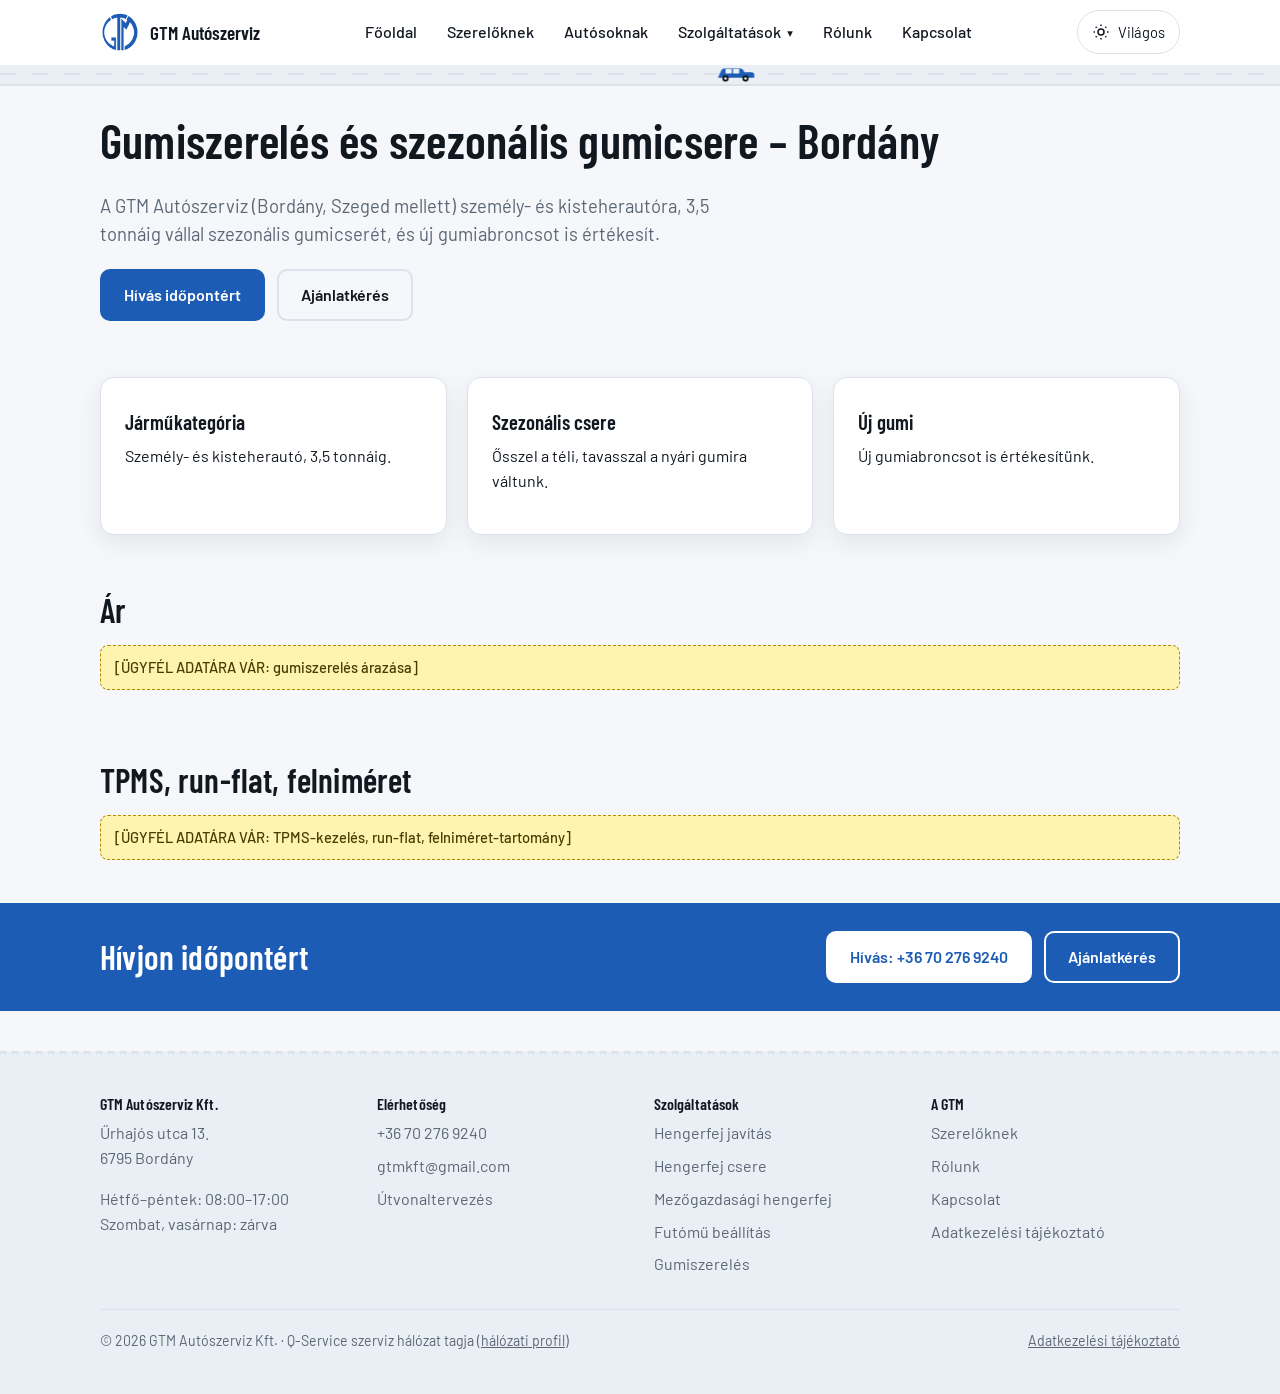
<file: gumiszereles.html>
<!DOCTYPE html>
<html lang="hu">
<head>
<meta charset="utf-8">
<script>(function(){try{var t=localStorage.getItem('gtm-theme');if(t==='dark'||t==='light'){document.documentElement.setAttribute('data-theme',t);}}catch(e){}})();</script>
<meta name="viewport" content="width=device-width, initial-scale=1">
<title>Gumiszerelés, szezonális gumicsere – Bordány</title>
<meta name="description" content="Gumiszerelés és szezonális gumicsere a GTM Autószerviznél, Bordány. Személy- és kisteherautóra 3,5 tonnáig, új gumiabroncs értékesítéssel.">
<link rel="canonical" href="https://gtmautoszerviz.hu/gumiszereles.html">
<!-- ÉLESÍTÉSKOR TÖRLENDŐ (lásd README „Élesítés") -->
<meta name="robots" content="noindex, nofollow">
<meta name="theme-color" content="#1C5CB4">
<link rel="icon" type="image/svg+xml" href="kepek/favicon.svg">
<link rel="icon" type="image/png" sizes="96x96" href="kepek/favicon-96x96.png">
<link rel="icon" href="kepek/favicon.ico" sizes="any">
<link rel="apple-touch-icon" href="kepek/apple-touch-icon.png">
<link rel="manifest" href="site.webmanifest">
<meta property="og:type" content="website">
<meta property="og:url" content="https://gtmautoszerviz.hu/gumiszereles.html">
<meta property="og:site_name" content="GTM Autószerviz">
<meta property="og:locale" content="hu_HU">
<meta property="og:title" content="Gumiszerelés, szezonális gumicsere – Bordány">
<meta property="og:description" content="Szezonális gumicsere és új gumiabroncs értékesítés, Bordány, Szeged mellett.">
<meta property="og:image" content="https://gtmautoszerviz.hu/kepek/og-kartya.png">
<meta name="twitter:card" content="summary_large_image">
<meta name="twitter:title" content="Gumiszerelés, szezonális gumicsere – Bordány">
<meta name="twitter:description" content="Szezonális gumicsere és új gumiabroncs értékesítés, Bordány, Szeged mellett.">
<meta name="twitter:image" content="https://gtmautoszerviz.hu/kepek/og-kartya.png">
<link rel="preload" href="fonts/barlow-400-latin-ext.woff2" as="font" type="font/woff2" crossorigin>
<link rel="preload" href="fonts/barlow-condensed-600-latin-ext.woff2" as="font" type="font/woff2" crossorigin>
<link rel="stylesheet" href="css/style.css">
<script type="application/ld+json">
{
  "@context": "https://schema.org",
  "@type": "Service",
  "serviceType": "Gumiszerelés, szezonális gumicsere",
  "provider": { "@type": "AutoRepair", "name": "GTM Autószerviz Kft.", "telephone": "+36702769240", "url": "https://gtmautoszerviz.hu/" },
  "areaServed": ["Bordány","Szeged","Mórahalom","Zsombó","Domaszék","Kiskundorozsma","Sándorfalva"]
}
</script>
</head>
<body>
<a class="skip-link" href="#main">Ugrás a tartalomra</a>

<header class="site-header">
  <div class="header-inner">
    <a class="brand" href="index.html">
      <span class="logo-mark">
        <img class="logo-light" src="kepek/gtm_logo_kek_teljes.png" alt="GTM Autószerviz" width="40" height="40">
        <img class="logo-dark" src="kepek/gtm_logo_vilagos.png" alt="GTM Autószerviz" width="40" height="40">
      </span>
      GTM Autószerviz
    </a>
    <button class="nav-toggle" id="navToggle" type="button" aria-expanded="false" aria-controls="mainNav" aria-label="Menü megnyitása">
      <span></span>
    </button>
    <nav class="main-nav" id="mainNav" aria-label="Fő navigáció">
      <ul>
        <li><a href="index.html">Főoldal</a></li>
        <li><a href="szerelo-partner.html">Szerelőknek</a></li>
        <li><a href="szolgaltatasok.html">Autósoknak</a></li>
        <li class="nav-dropdown">
          <a href="szolgaltatasok.html" class="nav-top">Szolgáltatások <span class="caret" aria-hidden="true">▾</span></a>
          <ul class="dropdown-panel">
            <li><a href="hengerfej-javitas.html">Hengerfej javítás</a></li>
            <li><a href="hengerfej-csere.html">Hengerfej csere</a></li>
            <li><a href="hengerfej-mezogazdasagi.html">Mezőgazdasági hengerfej</a></li>
            <li><a href="futomu-beallitas.html">Futómű beállítás</a></li>
            <li><a href="gumiszereles.html" aria-current="page">Gumiszerelés</a></li>
          </ul>
        </li>
        <li><a href="rolunk.html">Rólunk</a></li>
        <li><a href="kapcsolat.html">Kapcsolat</a></li>
      </ul>
    </nav>
    <div class="header-actions">
      <button class="theme-toggle" id="themeToggle" type="button" aria-label="Téma váltása" aria-pressed="false">
        <span class="theme-icon" aria-hidden="true">
          <svg class="icon-sun" viewBox="0 0 24 24" fill="none" stroke="currentColor" stroke-width="2"><circle cx="12" cy="12" r="4"/><path d="M12 2v2M12 20v2M4.9 4.9l1.4 1.4M17.7 17.7l1.4 1.4M2 12h2M20 12h2M4.9 19.1l1.4-1.4M17.7 6.3l1.4-1.4"/></svg>
          <svg class="icon-moon" viewBox="0 0 24 24" fill="currentColor"><path d="M21 12.8A9 9 0 1 1 11.2 3a7 7 0 0 0 9.8 9.8Z"/></svg>
        </span>
        <span class="label">Világos</span>
      </button>
    </div>
  </div>
  <div class="road-strip" aria-hidden="true">
    <div class="road-lane"></div>
    <div class="road-car" id="roadCar">
      <div class="car-flip">
        <svg class="car-svg" viewBox="0 0 64 28" xmlns="http://www.w3.org/2000/svg" focusable="false">
          <path class="car-body" d="M4 20 L8 11 Q10 5 14 5 L40 5 Q44 5 46 11 L58 11 Q61 11 62 14 L62 20 Z"/>
          <rect class="car-window" x="16" y="6" width="10" height="7" rx="1"/>
          <rect class="car-window" x="28" y="6" width="10" height="7" rx="1"/>
          <circle class="wheel" cx="16" cy="21" r="5"/>
          <circle class="wheel" cx="48" cy="21" r="5"/>
          <circle class="hub" cx="16" cy="21" r="2"/>
          <circle class="hub" cx="48" cy="21" r="2"/>
        </svg>
        <span class="exhaust"><span></span><span></span><span></span></span>
      </div>
    </div>
  </div>
</header>

<main id="main">

  <section class="hero container">
    <h1>Gumiszerelés és szezonális gumicsere – Bordány</h1>
    <p class="lead-sentence">A GTM Autószerviz (Bordány, Szeged mellett) személy- és kisteherautóra, 3,5 tonnáig vállal szezonális gumicserét, és új gumiabroncsot is értékesít.</p>
    <div class="hero-actions">
      <a class="btn btn-primary" href="tel:+36702769240">Hívás időpontért</a>
      <a class="btn btn-secondary" href="kapcsolat.html">Ajánlatkérés</a>
    </div>
  </section>

  <section class="container">
    <div class="card-grid">
      <div class="card">
        <h3>Járműkategória</h3>
        <p>Személy- és kisteherautó, 3,5 tonnáig.</p>
      </div>
      <div class="card">
        <h3>Szezonális csere</h3>
        <p>Ősszel a téli, tavasszal a nyári gumira váltunk.</p>
      </div>
      <div class="card">
        <h3>Új gumi</h3>
        <p>Új gumiabroncsot is értékesítünk.</p>
      </div>
    </div>
  </section>

  <section class="section-alt">
    <div class="container">
      <h2>Ár</h2>
      <!-- ÜGYFÉL ADATÁRA VÁR (spec 13.9): a gumiszerelés árazása. -->
      <p class="placeholder">[ÜGYFÉL ADATÁRA VÁR: gumiszerelés árazása]</p>
    </div>
  </section>

  <section class="container">
    <h2>TPMS, run-flat, felniméret</h2>
    <!-- ÜGYFÉL ADATÁRA VÁR (spec 13.9): TPMS/nyomásszenzor, run-flat és nagy felniméret kezelése. -->
    <p class="placeholder">[ÜGYFÉL ADATÁRA VÁR: TPMS-kezelés, run-flat, felniméret-tartomány]</p>
  </section>

  <section class="cta-bar">
    <div class="container">
      <h2>Hívjon időpontért</h2>
      <div class="hero-actions" style="margin:0">
        <a class="btn btn-primary" href="tel:+36702769240">Hívás: +36 70 276 9240</a>
        <a class="btn btn-secondary" href="kapcsolat.html">Ajánlatkérés</a>
      </div>
    </div>
  </section>

</main>

<footer class="site-footer">
  <div class="container">
    <div class="footer-grid">
      <div>
        <h3>GTM Autószerviz Kft.</h3>
        <p class="text-muted">Űrhajós utca 13.<br>6795 Bordány</p>
        <p class="text-muted">Hétfő–péntek: 08:00–17:00<br>Szombat, vasárnap: zárva</p>
      </div>
      <div>
        <h3>Elérhetőség</h3>
        <ul>
          <li><a href="tel:+36702769240">+36 70 276 9240</a></li>
          <li><a href="mailto:gtmkft@gmail.com">gtmkft@gmail.com</a></li>
          <li><a href="https://www.google.com/maps/search/?api=1&amp;query=46.3157,19.9195" target="_blank" rel="noopener">Útvonaltervezés</a></li>
        </ul>
      </div>
      <div>
        <h3>Szolgáltatások</h3>
        <ul>
          <li><a href="hengerfej-javitas.html">Hengerfej javítás</a></li>
          <li><a href="hengerfej-csere.html">Hengerfej csere</a></li>
          <li><a href="hengerfej-mezogazdasagi.html">Mezőgazdasági hengerfej</a></li>
          <li><a href="futomu-beallitas.html">Futómű beállítás</a></li>
          <li><a href="gumiszereles.html">Gumiszerelés</a></li>
        </ul>
      </div>
      <div>
        <h3>A GTM</h3>
        <ul>
          <li><a href="szerelo-partner.html">Szerelőknek</a></li>
          <li><a href="rolunk.html">Rólunk</a></li>
          <li><a href="kapcsolat.html">Kapcsolat</a></li>
          <li><a href="adatvedelem.html">Adatkezelési tájékoztató</a></li>
        </ul>
      </div>
    </div>
    <div class="footer-bottom">
      <p>© 2026 GTM Autószerviz Kft. · Q-Service szerviz hálózat tagja (<a href="https://www.q-service.hu/q-service-szerviz-halozat/autoservis/254/gtm-autoszerviz-kft/" target="_blank" rel="noopener">hálózati profil</a>)</p>
      <p><a href="adatvedelem.html">Adatkezelési tájékoztató</a></p>
    </div>
  </div>
</footer>

<div class="mobile-call-bar">
  <a href="tel:+36702769240">📞 Hívás most</a>
</div>

<script src="js/app.js" defer></script>
</body>
</html>
</file>
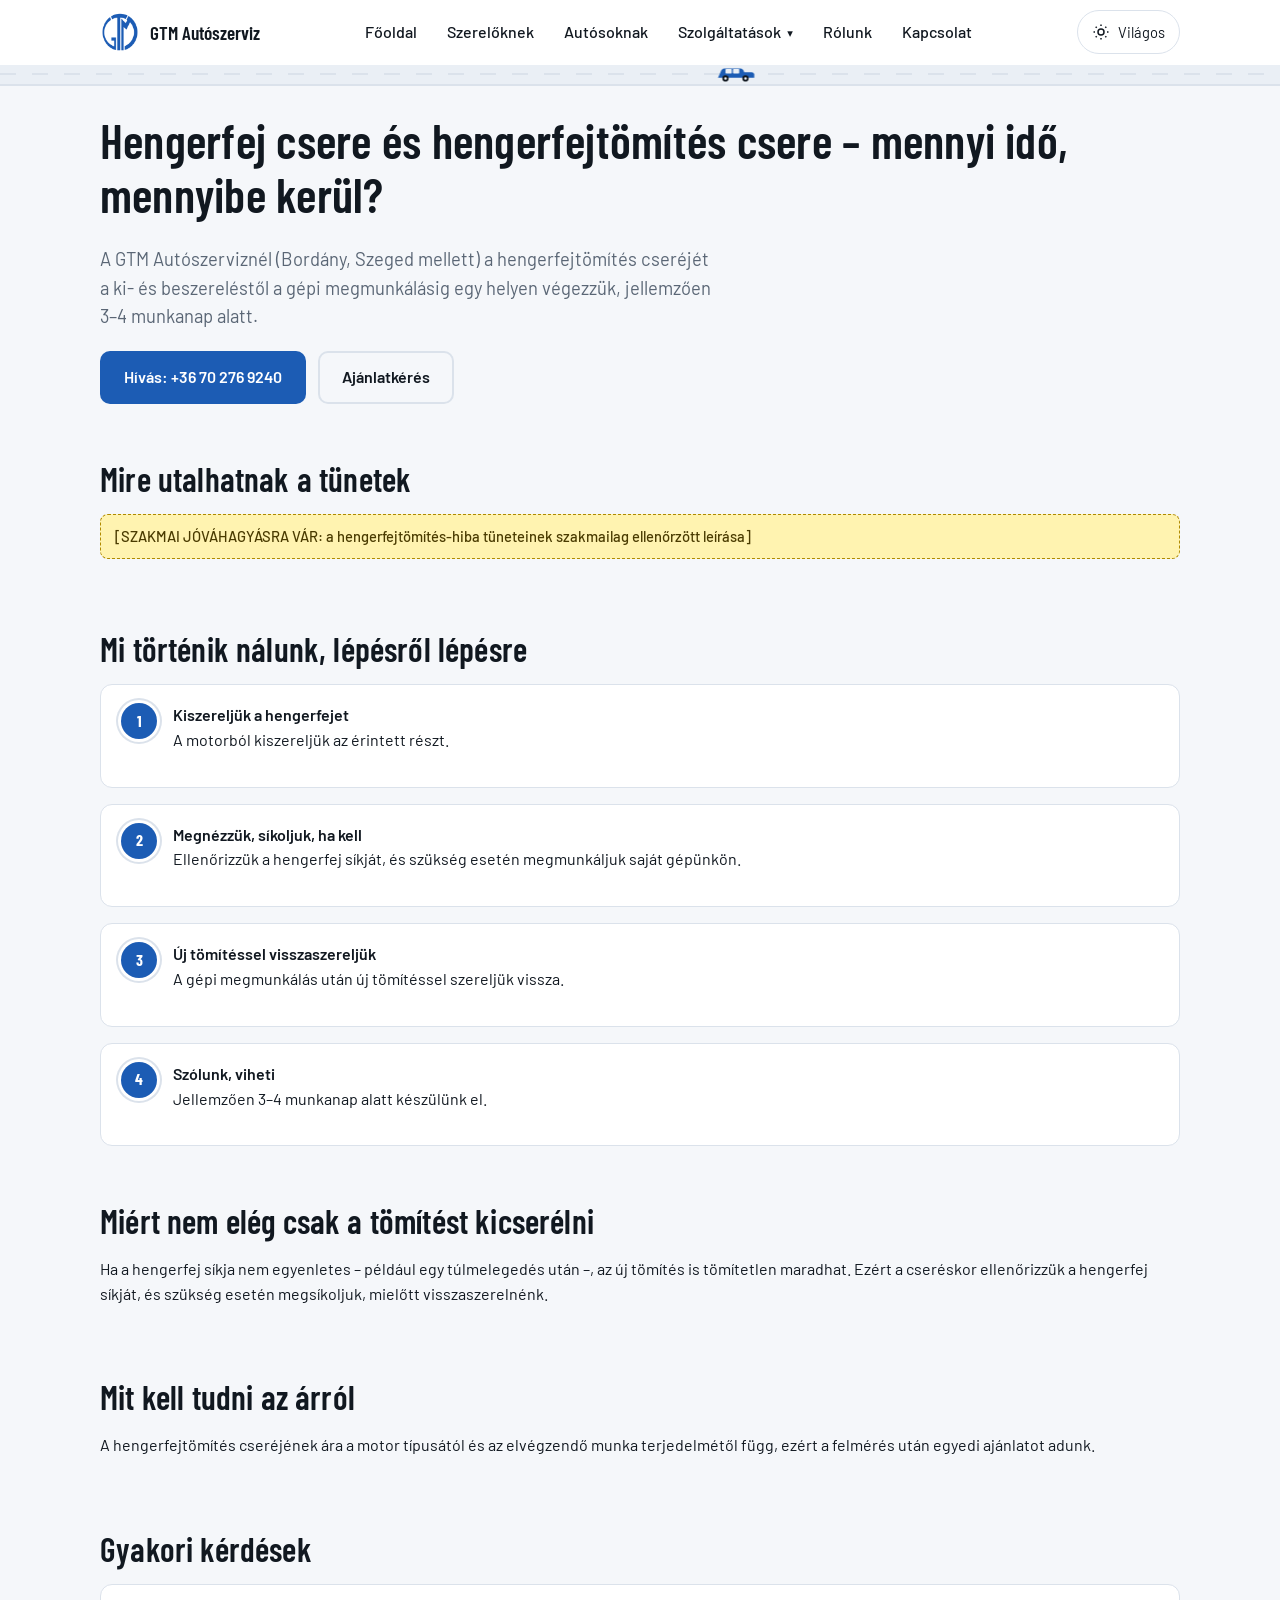
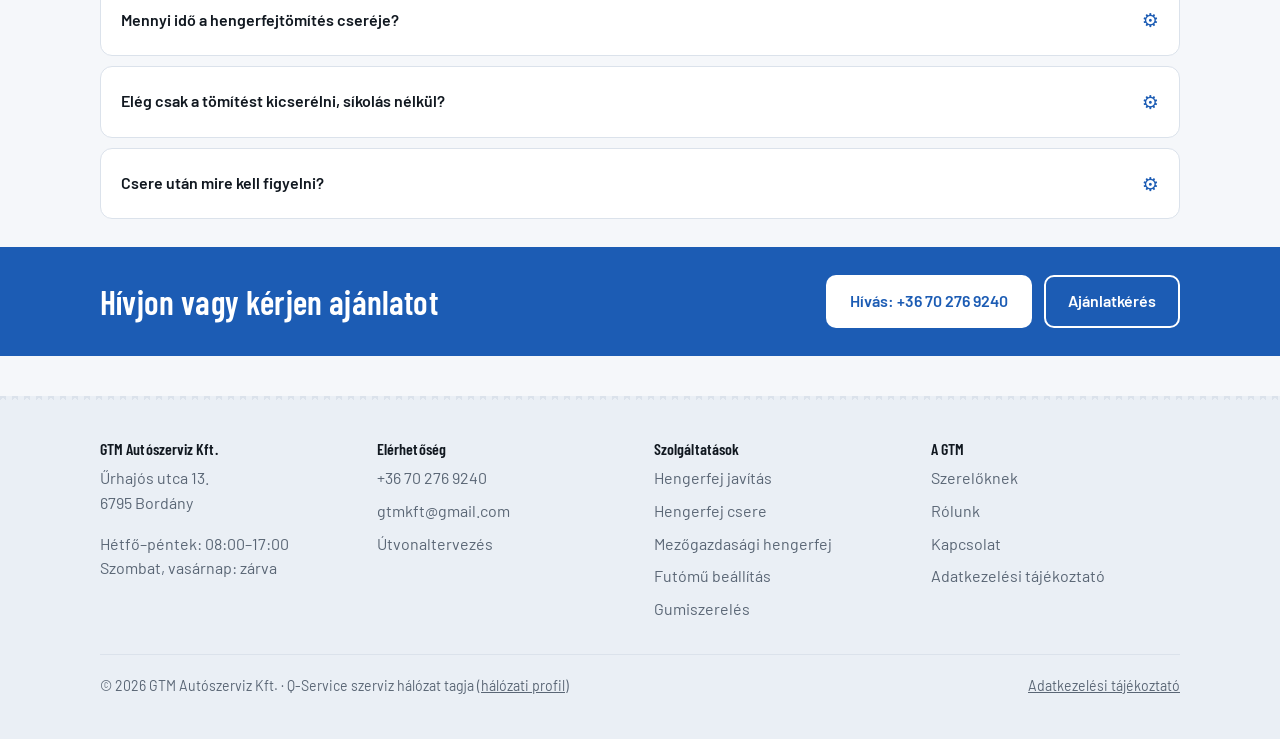
<file: hengerfej-csere.html>
<!DOCTYPE html>
<html lang="hu">
<head>
<meta charset="utf-8">
<script>(function(){try{var t=localStorage.getItem('gtm-theme');if(t==='dark'||t==='light'){document.documentElement.setAttribute('data-theme',t);}}catch(e){}})();</script>
<meta name="viewport" content="width=device-width, initial-scale=1">
<title>Hengerfej csere, hengerfejtömítés csere – mennyi idő?</title>
<meta name="description" content="Hengerfej csere és hengerfejtömítés csere a GTM Autószerviznél, Bordány, Szeged mellett. Mennyi idő alatt készül el, mire figyelünk cseréskor.">
<link rel="canonical" href="https://gtmautoszerviz.hu/hengerfej-csere.html">
<!-- ÉLESÍTÉSKOR TÖRLENDŐ (lásd README „Élesítés") -->
<meta name="robots" content="noindex, nofollow">
<meta name="theme-color" content="#1C5CB4">
<link rel="icon" type="image/svg+xml" href="kepek/favicon.svg">
<link rel="icon" type="image/png" sizes="96x96" href="kepek/favicon-96x96.png">
<link rel="icon" href="kepek/favicon.ico" sizes="any">
<link rel="apple-touch-icon" href="kepek/apple-touch-icon.png">
<link rel="manifest" href="site.webmanifest">
<meta property="og:type" content="website">
<meta property="og:url" content="https://gtmautoszerviz.hu/hengerfej-csere.html">
<meta property="og:site_name" content="GTM Autószerviz">
<meta property="og:locale" content="hu_HU">
<meta property="og:title" content="Hengerfej csere, hengerfejtömítés csere – mennyi idő?">
<meta property="og:description" content="Mennyi idő alatt készül el a hengerfej csere, és mire figyelünk a munka során.">
<meta property="og:image" content="https://gtmautoszerviz.hu/kepek/og-kartya.png">
<meta name="twitter:card" content="summary_large_image">
<meta name="twitter:title" content="Hengerfej csere, hengerfejtömítés csere – mennyi idő?">
<meta name="twitter:description" content="Mennyi idő alatt készül el a hengerfej csere, és mire figyelünk a munka során.">
<meta name="twitter:image" content="https://gtmautoszerviz.hu/kepek/og-kartya.png">
<link rel="preload" href="fonts/barlow-400-latin-ext.woff2" as="font" type="font/woff2" crossorigin>
<link rel="preload" href="fonts/barlow-condensed-600-latin-ext.woff2" as="font" type="font/woff2" crossorigin>
<link rel="stylesheet" href="css/style.css">
<script type="application/ld+json">
{
  "@context": "https://schema.org",
  "@type": "Service",
  "serviceType": "Hengerfej csere, hengerfejtömítés csere",
  "provider": { "@type": "AutoRepair", "name": "GTM Autószerviz Kft.", "telephone": "+36702769240", "url": "https://gtmautoszerviz.hu/" },
  "areaServed": ["Bordány","Szeged","Mórahalom","Zsombó","Domaszék","Kiskundorozsma","Sándorfalva"]
}
</script>
<script type="application/ld+json">
{
  "@context": "https://schema.org",
  "@type": "FAQPage",
  "mainEntity": [
    { "@type": "Question", "name": "Mennyi idő a hengerfejtömítés cseréje?", "acceptedAnswer": { "@type": "Answer", "text": "A beérkezéstől számítva jellemzően 3–4 munkanap alatt készülünk el." } },
    { "@type": "Question", "name": "Elég csak a tömítést kicserélni?", "acceptedAnswer": { "@type": "Answer", "text": "Ha a hengerfej síkja nem egyenletes, az új tömítés is tömítetlen maradhat, ezért cseréskor ellenőrizzük és szükség esetén megsíkoljuk a hengerfejet." } }
  ]
}
</script>
</head>
<body>
<a class="skip-link" href="#main">Ugrás a tartalomra</a>

<header class="site-header">
  <div class="header-inner">
    <a class="brand" href="index.html">
      <span class="logo-mark">
        <img class="logo-light" src="kepek/gtm_logo_kek_teljes.png" alt="GTM Autószerviz" width="40" height="40">
        <img class="logo-dark" src="kepek/gtm_logo_vilagos.png" alt="GTM Autószerviz" width="40" height="40">
      </span>
      GTM Autószerviz
    </a>
    <button class="nav-toggle" id="navToggle" type="button" aria-expanded="false" aria-controls="mainNav" aria-label="Menü megnyitása">
      <span></span>
    </button>
    <nav class="main-nav" id="mainNav" aria-label="Fő navigáció">
      <ul>
        <li><a href="index.html">Főoldal</a></li>
        <li><a href="szerelo-partner.html">Szerelőknek</a></li>
        <li><a href="szolgaltatasok.html">Autósoknak</a></li>
        <li class="nav-dropdown">
          <a href="szolgaltatasok.html" class="nav-top">Szolgáltatások <span class="caret" aria-hidden="true">▾</span></a>
          <ul class="dropdown-panel">
            <li><a href="hengerfej-javitas.html">Hengerfej javítás</a></li>
            <li><a href="hengerfej-csere.html" aria-current="page">Hengerfej csere</a></li>
            <li><a href="hengerfej-mezogazdasagi.html">Mezőgazdasági hengerfej</a></li>
            <li><a href="futomu-beallitas.html">Futómű beállítás</a></li>
            <li><a href="gumiszereles.html">Gumiszerelés</a></li>
          </ul>
        </li>
        <li><a href="rolunk.html">Rólunk</a></li>
        <li><a href="kapcsolat.html">Kapcsolat</a></li>
      </ul>
    </nav>
    <div class="header-actions">
      <button class="theme-toggle" id="themeToggle" type="button" aria-label="Téma váltása" aria-pressed="false">
        <span class="theme-icon" aria-hidden="true">
          <svg class="icon-sun" viewBox="0 0 24 24" fill="none" stroke="currentColor" stroke-width="2"><circle cx="12" cy="12" r="4"/><path d="M12 2v2M12 20v2M4.9 4.9l1.4 1.4M17.7 17.7l1.4 1.4M2 12h2M20 12h2M4.9 19.1l1.4-1.4M17.7 6.3l1.4-1.4"/></svg>
          <svg class="icon-moon" viewBox="0 0 24 24" fill="currentColor"><path d="M21 12.8A9 9 0 1 1 11.2 3a7 7 0 0 0 9.8 9.8Z"/></svg>
        </span>
        <span class="label">Világos</span>
      </button>
    </div>
  </div>
  <div class="road-strip" aria-hidden="true">
    <div class="road-lane"></div>
    <div class="road-car" id="roadCar">
      <div class="car-flip">
        <svg class="car-svg" viewBox="0 0 64 28" xmlns="http://www.w3.org/2000/svg" focusable="false">
          <path class="car-body" d="M4 20 L8 11 Q10 5 14 5 L40 5 Q44 5 46 11 L58 11 Q61 11 62 14 L62 20 Z"/>
          <rect class="car-window" x="16" y="6" width="10" height="7" rx="1"/>
          <rect class="car-window" x="28" y="6" width="10" height="7" rx="1"/>
          <circle class="wheel" cx="16" cy="21" r="5"/>
          <circle class="wheel" cx="48" cy="21" r="5"/>
          <circle class="hub" cx="16" cy="21" r="2"/>
          <circle class="hub" cx="48" cy="21" r="2"/>
        </svg>
        <span class="exhaust"><span></span><span></span><span></span></span>
      </div>
    </div>
  </div>
</header>

<main id="main">

  <section class="hero container">
    <h1>Hengerfej csere és hengerfejtömítés csere – mennyi idő, mennyibe kerül?</h1>
    <p class="lead-sentence">A GTM Autószerviznél (Bordány, Szeged mellett) a hengerfejtömítés cseréjét a ki- és beszereléstől a gépi megmunkálásig egy helyen végezzük, jellemzően 3–4 munkanap alatt.</p>
    <div class="hero-actions">
      <a class="btn btn-primary" href="tel:+36702769240">Hívás: +36 70 276 9240</a>
      <a class="btn btn-secondary" href="kapcsolat.html">Ajánlatkérés</a>
    </div>
  </section>

  <section class="container">
    <h2>Mire utalhatnak a tünetek</h2>
    <!-- ÜGYFÉL ADATÁRA VÁR / szakmai jóváhagyásra vár (01/6.2, 3. fürt): a tünetek és a hengerfejtömítés-hiba összefüggését csak szakmailag ellenőrzött, az ügyfél által jóváhagyott szöveggel szabad közölni, hogy ne legyen téves diagnózis. -->
    <p class="placeholder">[SZAKMAI JÓVÁHAGYÁSRA VÁR: a hengerfejtömítés-hiba tüneteinek szakmailag ellenőrzött leírása]</p>
  </section>

  <section class="section-alt">
    <div class="container">
      <h2>Mi történik nálunk, lépésről lépésre</h2>
      <ol class="step-list">
        <li><span class="step-num">1</span><div><strong>Kiszereljük a hengerfejet</strong><p class="mt-0">A motorból kiszereljük az érintett részt.</p></div></li>
        <li><span class="step-num">2</span><div><strong>Megnézzük, síkoljuk, ha kell</strong><p class="mt-0">Ellenőrizzük a hengerfej síkját, és szükség esetén megmunkáljuk saját gépünkön.</p></div></li>
        <li><span class="step-num">3</span><div><strong>Új tömítéssel visszaszereljük</strong><p class="mt-0">A gépi megmunkálás után új tömítéssel szereljük vissza.</p></div></li>
        <li><span class="step-num">4</span><div><strong>Szólunk, viheti</strong><p class="mt-0">Jellemzően 3–4 munkanap alatt készülünk el.</p></div></li>
      </ol>
    </div>
  </section>

  <section class="container">
    <h2>Miért nem elég csak a tömítést kicserélni</h2>
    <p>Ha a hengerfej síkja nem egyenletes – például egy túlmelegedés után –, az új tömítés is tömítetlen maradhat. Ezért a cseréskor ellenőrizzük a hengerfej síkját, és szükség esetén megsíkoljuk, mielőtt visszaszerelnénk.</p>
  </section>

  <section class="section-alt">
    <div class="container">
      <h2>Mit kell tudni az árról</h2>
      <p>A hengerfejtömítés cseréjének ára a motor típusától és az elvégzendő munka terjedelmétől függ, ezért a felmérés után egyedi ajánlatot adunk.</p>
    </div>
  </section>

  <section class="container">
    <h2>Gyakori kérdések</h2>
    <div class="faq-list">
      <details class="faq-item">
        <summary>Mennyi idő a hengerfejtömítés cseréje?</summary>
        <p>A beérkezéstől számítva jellemzően 3–4 munkanap alatt készülünk el.</p>
      </details>
      <details class="faq-item">
        <summary>Elég csak a tömítést kicserélni, síkolás nélkül?</summary>
        <p>Ha a hengerfej síkja nem egyenletes, az új tömítés is tömítetlen maradhat, ezért cseréskor ellenőrizzük és szükség esetén megsíkoljuk a hengerfejet.</p>
      </details>
      <details class="faq-item">
        <summary>Csere után mire kell figyelni?</summary>
        <!-- ÜGYFÉL ADATÁRA VÁR / szakmai jóváhagyásra vár -->
        <p class="placeholder">[SZAKMAI JÓVÁHAGYÁSRA VÁR: csere utáni teendők, bejáratás]</p>
      </details>
    </div>
  </section>

  <section class="cta-bar">
    <div class="container">
      <h2>Hívjon vagy kérjen ajánlatot</h2>
      <div class="hero-actions" style="margin:0">
        <a class="btn btn-primary" href="tel:+36702769240">Hívás: +36 70 276 9240</a>
        <a class="btn btn-secondary" href="kapcsolat.html">Ajánlatkérés</a>
      </div>
    </div>
  </section>

</main>

<footer class="site-footer">
  <div class="container">
    <div class="footer-grid">
      <div>
        <h3>GTM Autószerviz Kft.</h3>
        <p class="text-muted">Űrhajós utca 13.<br>6795 Bordány</p>
        <p class="text-muted">Hétfő–péntek: 08:00–17:00<br>Szombat, vasárnap: zárva</p>
      </div>
      <div>
        <h3>Elérhetőség</h3>
        <ul>
          <li><a href="tel:+36702769240">+36 70 276 9240</a></li>
          <li><a href="mailto:gtmkft@gmail.com">gtmkft@gmail.com</a></li>
          <li><a href="https://www.google.com/maps/search/?api=1&amp;query=46.3157,19.9195" target="_blank" rel="noopener">Útvonaltervezés</a></li>
        </ul>
      </div>
      <div>
        <h3>Szolgáltatások</h3>
        <ul>
          <li><a href="hengerfej-javitas.html">Hengerfej javítás</a></li>
          <li><a href="hengerfej-csere.html">Hengerfej csere</a></li>
          <li><a href="hengerfej-mezogazdasagi.html">Mezőgazdasági hengerfej</a></li>
          <li><a href="futomu-beallitas.html">Futómű beállítás</a></li>
          <li><a href="gumiszereles.html">Gumiszerelés</a></li>
        </ul>
      </div>
      <div>
        <h3>A GTM</h3>
        <ul>
          <li><a href="szerelo-partner.html">Szerelőknek</a></li>
          <li><a href="rolunk.html">Rólunk</a></li>
          <li><a href="kapcsolat.html">Kapcsolat</a></li>
          <li><a href="adatvedelem.html">Adatkezelési tájékoztató</a></li>
        </ul>
      </div>
    </div>
    <div class="footer-bottom">
      <p>© 2026 GTM Autószerviz Kft. · Q-Service szerviz hálózat tagja (<a href="https://www.q-service.hu/q-service-szerviz-halozat/autoservis/254/gtm-autoszerviz-kft/" target="_blank" rel="noopener">hálózati profil</a>)</p>
      <p><a href="adatvedelem.html">Adatkezelési tájékoztató</a></p>
    </div>
  </div>
</footer>

<div class="mobile-call-bar">
  <a href="tel:+36702769240">📞 Hívás most</a>
</div>

<script src="js/app.js" defer></script>
</body>
</html>
</file>
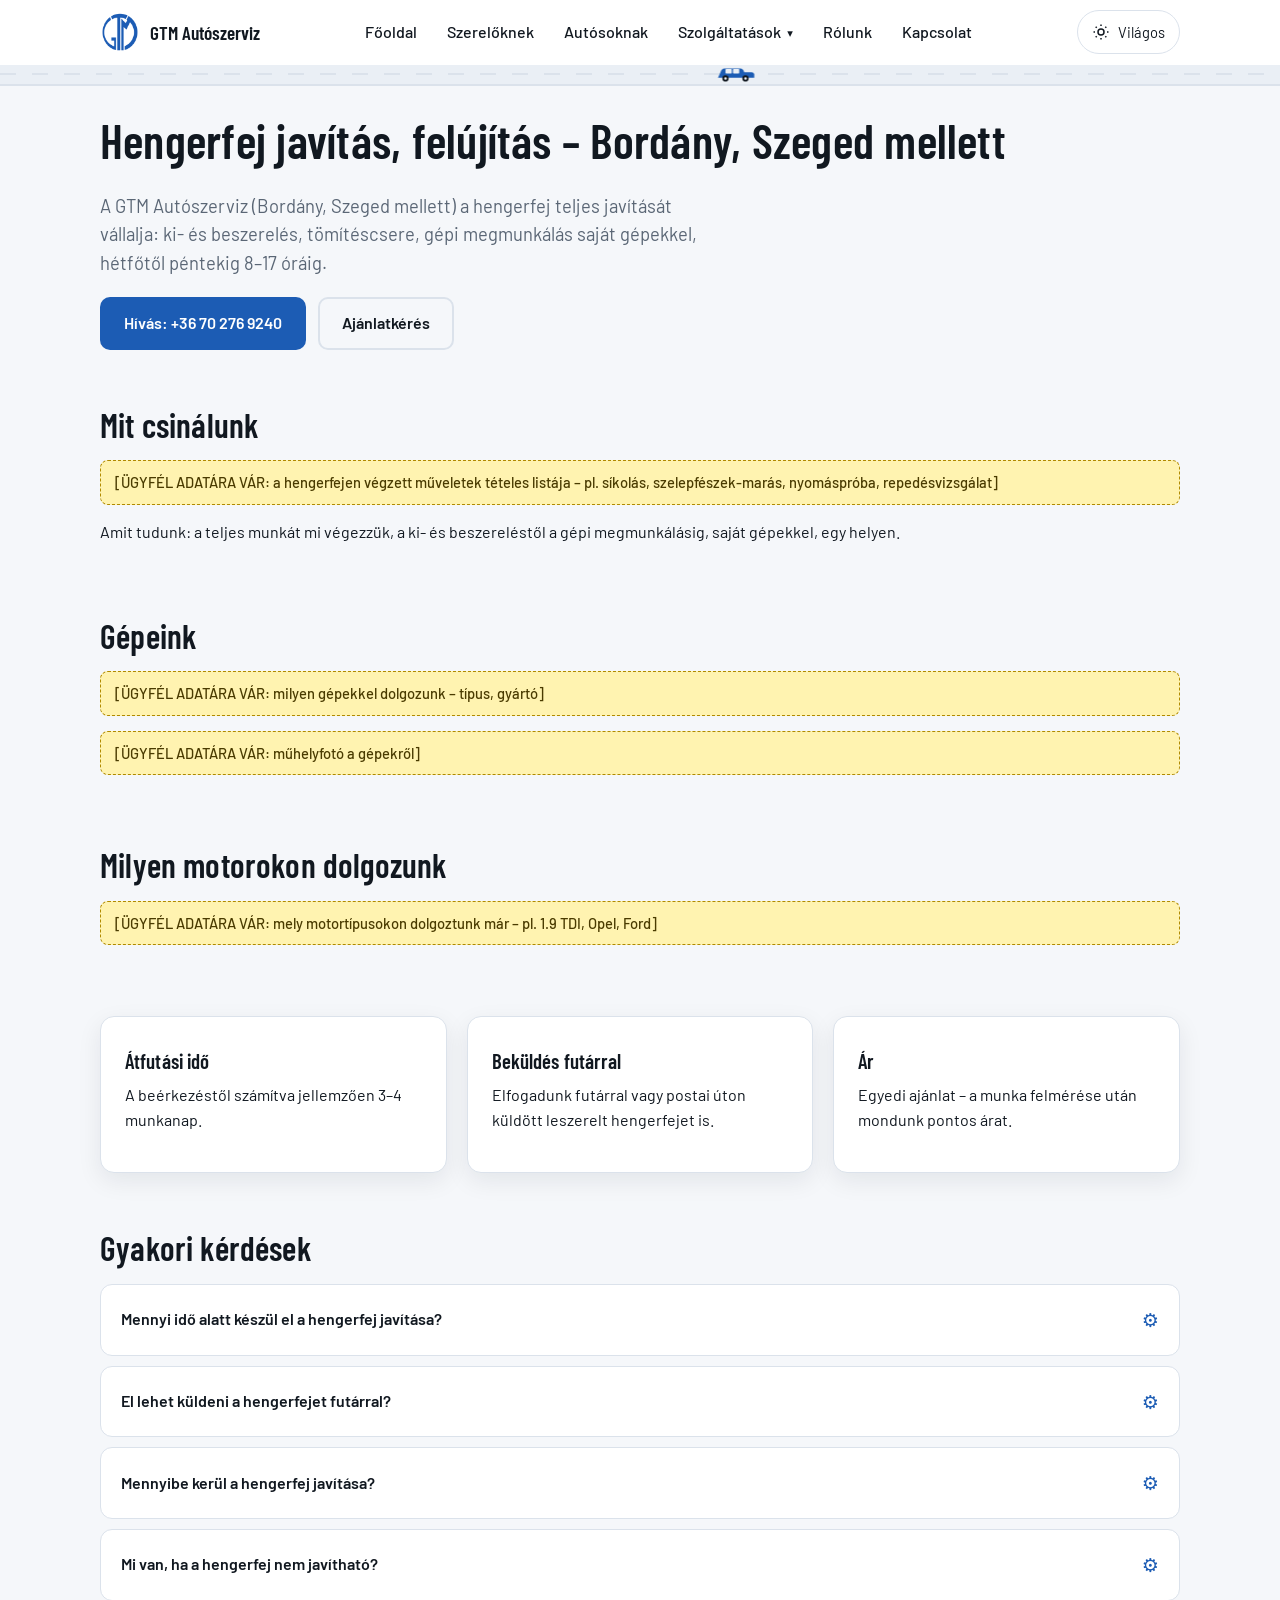
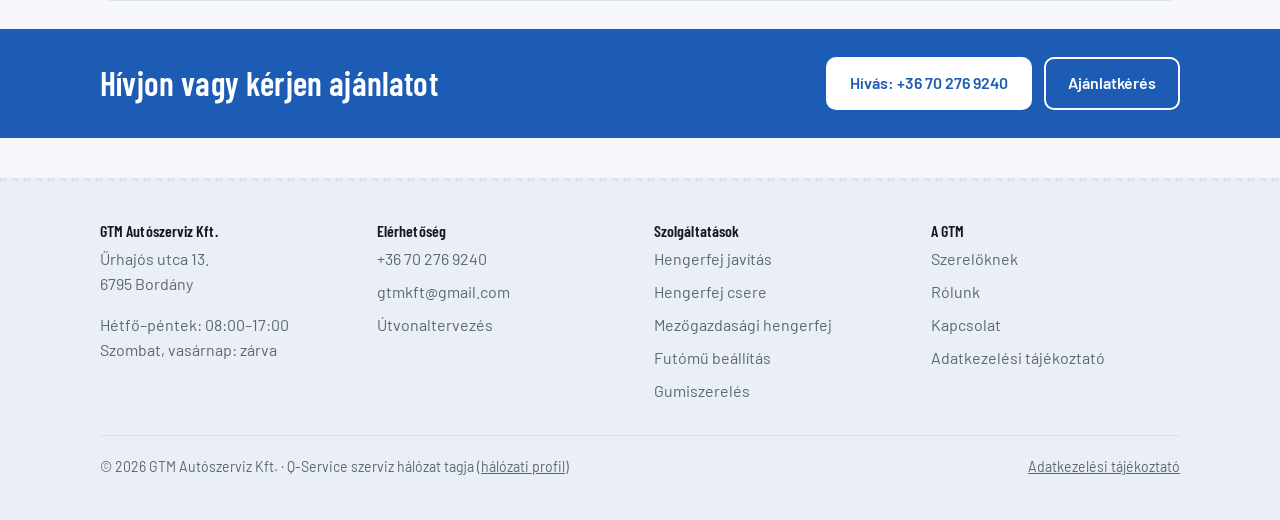
<file: hengerfej-javitas.html>
<!DOCTYPE html>
<html lang="hu">
<head>
<meta charset="utf-8">
<script>(function(){try{var t=localStorage.getItem('gtm-theme');if(t==='dark'||t==='light'){document.documentElement.setAttribute('data-theme',t);}}catch(e){}})();</script>
<meta name="viewport" content="width=device-width, initial-scale=1">
<title>Hengerfej javítás, felújítás – Bordány</title>
<meta name="description" content="Hengerfej javítás és felújítás a GTM Autószerviznél (Bordány, Szeged mellett): ki- és beszerelés, gépi megmunkálás saját gépekkel, 3–4 munkanap.">
<link rel="canonical" href="https://gtmautoszerviz.hu/hengerfej-javitas.html">
<!-- ÉLESÍTÉSKOR TÖRLENDŐ (lásd README „Élesítés") -->
<meta name="robots" content="noindex, nofollow">
<meta name="theme-color" content="#1C5CB4">
<link rel="icon" type="image/svg+xml" href="kepek/favicon.svg">
<link rel="icon" type="image/png" sizes="96x96" href="kepek/favicon-96x96.png">
<link rel="icon" href="kepek/favicon.ico" sizes="any">
<link rel="apple-touch-icon" href="kepek/apple-touch-icon.png">
<link rel="manifest" href="site.webmanifest">
<meta property="og:type" content="website">
<meta property="og:url" content="https://gtmautoszerviz.hu/hengerfej-javitas.html">
<meta property="og:site_name" content="GTM Autószerviz">
<meta property="og:locale" content="hu_HU">
<meta property="og:title" content="Hengerfej javítás, felújítás – Bordány">
<meta property="og:description" content="Ki- és beszerelés, gépi megmunkálás saját gépekkel, 3–4 munkanap.">
<meta property="og:image" content="https://gtmautoszerviz.hu/kepek/og-kartya.png">
<meta name="twitter:card" content="summary_large_image">
<meta name="twitter:title" content="Hengerfej javítás, felújítás – Bordány">
<meta name="twitter:description" content="Ki- és beszerelés, gépi megmunkálás saját gépekkel, 3–4 munkanap.">
<meta name="twitter:image" content="https://gtmautoszerviz.hu/kepek/og-kartya.png">
<link rel="preload" href="fonts/barlow-400-latin-ext.woff2" as="font" type="font/woff2" crossorigin>
<link rel="preload" href="fonts/barlow-condensed-600-latin-ext.woff2" as="font" type="font/woff2" crossorigin>
<link rel="stylesheet" href="css/style.css">
<script type="application/ld+json">
{
  "@context": "https://schema.org",
  "@type": "Service",
  "serviceType": "Hengerfej javítás, felújítás",
  "provider": { "@type": "AutoRepair", "name": "GTM Autószerviz Kft.", "telephone": "+36702769240", "url": "https://gtmautoszerviz.hu/" },
  "areaServed": ["Bordány","Szeged","Mórahalom","Zsombó","Domaszék","Kiskundorozsma","Sándorfalva"]
}
</script>
<script type="application/ld+json">
{
  "@context": "https://schema.org",
  "@type": "FAQPage",
  "mainEntity": [
    { "@type": "Question", "name": "Mennyi idő alatt készül el egy hengerfej javítása?", "acceptedAnswer": { "@type": "Answer", "text": "A beérkezéstől számítva jellemzően 3–4 munkanap alatt." } },
    { "@type": "Question", "name": "El lehet küldeni a hengerfejet futárral?", "acceptedAnswer": { "@type": "Answer", "text": "Igen, elfogadunk futárral vagy postai úton küldött leszerelt hengerfejet is." } }
  ]
}
</script>
</head>
<body>
<a class="skip-link" href="#main">Ugrás a tartalomra</a>

<header class="site-header">
  <div class="header-inner">
    <a class="brand" href="index.html">
      <span class="logo-mark">
        <img class="logo-light" src="kepek/gtm_logo_kek_teljes.png" alt="GTM Autószerviz" width="40" height="40">
        <img class="logo-dark" src="kepek/gtm_logo_vilagos.png" alt="GTM Autószerviz" width="40" height="40">
      </span>
      GTM Autószerviz
    </a>
    <button class="nav-toggle" id="navToggle" type="button" aria-expanded="false" aria-controls="mainNav" aria-label="Menü megnyitása">
      <span></span>
    </button>
    <nav class="main-nav" id="mainNav" aria-label="Fő navigáció">
      <ul>
        <li><a href="index.html">Főoldal</a></li>
        <li><a href="szerelo-partner.html">Szerelőknek</a></li>
        <li><a href="szolgaltatasok.html">Autósoknak</a></li>
        <li class="nav-dropdown">
          <a href="szolgaltatasok.html" class="nav-top">Szolgáltatások <span class="caret" aria-hidden="true">▾</span></a>
          <ul class="dropdown-panel">
            <li><a href="hengerfej-javitas.html" aria-current="page">Hengerfej javítás</a></li>
            <li><a href="hengerfej-csere.html">Hengerfej csere</a></li>
            <li><a href="hengerfej-mezogazdasagi.html">Mezőgazdasági hengerfej</a></li>
            <li><a href="futomu-beallitas.html">Futómű beállítás</a></li>
            <li><a href="gumiszereles.html">Gumiszerelés</a></li>
          </ul>
        </li>
        <li><a href="rolunk.html">Rólunk</a></li>
        <li><a href="kapcsolat.html">Kapcsolat</a></li>
      </ul>
    </nav>
    <div class="header-actions">
      <button class="theme-toggle" id="themeToggle" type="button" aria-label="Téma váltása" aria-pressed="false">
        <span class="theme-icon" aria-hidden="true">
          <svg class="icon-sun" viewBox="0 0 24 24" fill="none" stroke="currentColor" stroke-width="2"><circle cx="12" cy="12" r="4"/><path d="M12 2v2M12 20v2M4.9 4.9l1.4 1.4M17.7 17.7l1.4 1.4M2 12h2M20 12h2M4.9 19.1l1.4-1.4M17.7 6.3l1.4-1.4"/></svg>
          <svg class="icon-moon" viewBox="0 0 24 24" fill="currentColor"><path d="M21 12.8A9 9 0 1 1 11.2 3a7 7 0 0 0 9.8 9.8Z"/></svg>
        </span>
        <span class="label">Világos</span>
      </button>
    </div>
  </div>
  <div class="road-strip" aria-hidden="true">
    <div class="road-lane"></div>
    <div class="road-car" id="roadCar">
      <div class="car-flip">
        <svg class="car-svg" viewBox="0 0 64 28" xmlns="http://www.w3.org/2000/svg" focusable="false">
          <path class="car-body" d="M4 20 L8 11 Q10 5 14 5 L40 5 Q44 5 46 11 L58 11 Q61 11 62 14 L62 20 Z"/>
          <rect class="car-window" x="16" y="6" width="10" height="7" rx="1"/>
          <rect class="car-window" x="28" y="6" width="10" height="7" rx="1"/>
          <circle class="wheel" cx="16" cy="21" r="5"/>
          <circle class="wheel" cx="48" cy="21" r="5"/>
          <circle class="hub" cx="16" cy="21" r="2"/>
          <circle class="hub" cx="48" cy="21" r="2"/>
        </svg>
        <span class="exhaust"><span></span><span></span><span></span></span>
      </div>
    </div>
  </div>
</header>

<main id="main">

  <section class="hero container">
    <h1>Hengerfej javítás, felújítás – Bordány, Szeged mellett</h1>
    <p class="lead-sentence">A GTM Autószerviz (Bordány, Szeged mellett) a hengerfej teljes javítását vállalja: ki- és beszerelés, tömítéscsere, gépi megmunkálás saját gépekkel, hétfőtől péntekig 8–17 óráig.</p>
    <div class="hero-actions">
      <a class="btn btn-primary" href="tel:+36702769240">Hívás: +36 70 276 9240</a>
      <a class="btn btn-secondary" href="kapcsolat.html">Ajánlatkérés</a>
    </div>
  </section>

  <section class="container">
    <h2>Mit csinálunk</h2>
    <!-- ÜGYFÉL ADATÁRA VÁR (spec 13.10): a ténylegesen vállalt műveletek tételes listája (síkolás, szelepfészek-marás, nyomáspróba, repedésvizsgálat stb.). Enélkül ez a bekezdés a hitelesség miatt nem élesíthető kitalált tartalommal. -->
    <p class="placeholder">[ÜGYFÉL ADATÁRA VÁR: a hengerfejen végzett műveletek tételes listája – pl. síkolás, szelepfészek-marás, nyomáspróba, repedésvizsgálat]</p>
    <p>Amit tudunk: a teljes munkát mi végezzük, a ki- és beszereléstől a gépi megmunkálásig, saját gépekkel, egy helyen.</p>
  </section>

  <section class="section-alt">
    <div class="container">
      <h2>Gépeink</h2>
      <!-- ÜGYFÉL ADATÁRA VÁR (spec 13.10, 13.15): a gépek típusa, gyártója, és egy fotó a műhelyről. -->
      <p class="placeholder">[ÜGYFÉL ADATÁRA VÁR: milyen gépekkel dolgozunk – típus, gyártó]</p>
      <p class="placeholder">[ÜGYFÉL ADATÁRA VÁR: műhelyfotó a gépekről]</p>
    </div>
  </section>

  <section class="container">
    <h2>Milyen motorokon dolgozunk</h2>
    <!-- ÜGYFÉL ADATÁRA VÁR (spec 13.12): a ténylegesen vállalt motortípusok listája (pl. 1.9 TDI, Opel, Ford). Keresési szempontból ez fontos elem (01/6.2, 4. fürt), de kitalálni tilos. -->
    <p class="placeholder">[ÜGYFÉL ADATÁRA VÁR: mely motortípusokon dolgoztunk már – pl. 1.9 TDI, Opel, Ford]</p>
  </section>

  <section class="section-alt">
    <div class="container">
      <div class="card-grid">
        <div class="card">
          <h3>Átfutási idő</h3>
          <p>A beérkezéstől számítva jellemzően 3–4 munkanap.</p>
        </div>
        <div class="card">
          <h3>Beküldés futárral</h3>
          <p>Elfogadunk futárral vagy postai úton küldött leszerelt hengerfejet is.</p>
        </div>
        <div class="card">
          <h3>Ár</h3>
          <p>Egyedi ajánlat – a munka felmérése után mondunk pontos árat.</p>
        </div>
      </div>
    </div>
  </section>

  <section class="container">
    <h2>Gyakori kérdések</h2>
    <div class="faq-list">
      <details class="faq-item">
        <summary>Mennyi idő alatt készül el a hengerfej javítása?</summary>
        <p>A beérkezéstől számítva jellemzően 3–4 munkanap alatt.</p>
      </details>
      <details class="faq-item">
        <summary>El lehet küldeni a hengerfejet futárral?</summary>
        <p>Igen, elfogadunk futárral vagy postai úton küldött leszerelt hengerfejet is.</p>
      </details>
      <details class="faq-item">
        <summary>Mennyibe kerül a hengerfej javítása?</summary>
        <p>A munka felmérése után egyedi ajánlatot adunk, mert a javítás terjedelme fejenként eltérő.</p>
      </details>
      <details class="faq-item">
        <summary>Mi van, ha a hengerfej nem javítható?</summary>
        <!-- ÜGYFÉL ADATÁRA VÁR -->
        <p class="placeholder">[ÜGYFÉL ADATÁRA VÁR: mi történik, ha a hengerfej nem javítható]</p>
      </details>
    </div>
  </section>

  <section class="cta-bar">
    <div class="container">
      <h2>Hívjon vagy kérjen ajánlatot</h2>
      <div class="hero-actions" style="margin:0">
        <a class="btn btn-primary" href="tel:+36702769240">Hívás: +36 70 276 9240</a>
        <a class="btn btn-secondary" href="kapcsolat.html">Ajánlatkérés</a>
      </div>
    </div>
  </section>

</main>

<footer class="site-footer">
  <div class="container">
    <div class="footer-grid">
      <div>
        <h3>GTM Autószerviz Kft.</h3>
        <p class="text-muted">Űrhajós utca 13.<br>6795 Bordány</p>
        <p class="text-muted">Hétfő–péntek: 08:00–17:00<br>Szombat, vasárnap: zárva</p>
      </div>
      <div>
        <h3>Elérhetőség</h3>
        <ul>
          <li><a href="tel:+36702769240">+36 70 276 9240</a></li>
          <li><a href="mailto:gtmkft@gmail.com">gtmkft@gmail.com</a></li>
          <li><a href="https://www.google.com/maps/search/?api=1&amp;query=46.3157,19.9195" target="_blank" rel="noopener">Útvonaltervezés</a></li>
        </ul>
      </div>
      <div>
        <h3>Szolgáltatások</h3>
        <ul>
          <li><a href="hengerfej-javitas.html">Hengerfej javítás</a></li>
          <li><a href="hengerfej-csere.html">Hengerfej csere</a></li>
          <li><a href="hengerfej-mezogazdasagi.html">Mezőgazdasági hengerfej</a></li>
          <li><a href="futomu-beallitas.html">Futómű beállítás</a></li>
          <li><a href="gumiszereles.html">Gumiszerelés</a></li>
        </ul>
      </div>
      <div>
        <h3>A GTM</h3>
        <ul>
          <li><a href="szerelo-partner.html">Szerelőknek</a></li>
          <li><a href="rolunk.html">Rólunk</a></li>
          <li><a href="kapcsolat.html">Kapcsolat</a></li>
          <li><a href="adatvedelem.html">Adatkezelési tájékoztató</a></li>
        </ul>
      </div>
    </div>
    <div class="footer-bottom">
      <p>© 2026 GTM Autószerviz Kft. · Q-Service szerviz hálózat tagja (<a href="https://www.q-service.hu/q-service-szerviz-halozat/autoservis/254/gtm-autoszerviz-kft/" target="_blank" rel="noopener">hálózati profil</a>)</p>
      <p><a href="adatvedelem.html">Adatkezelési tájékoztató</a></p>
    </div>
  </div>
</footer>

<div class="mobile-call-bar">
  <a href="tel:+36702769240">📞 Hívás most</a>
</div>

<script src="js/app.js" defer></script>
</body>
</html>
</file>
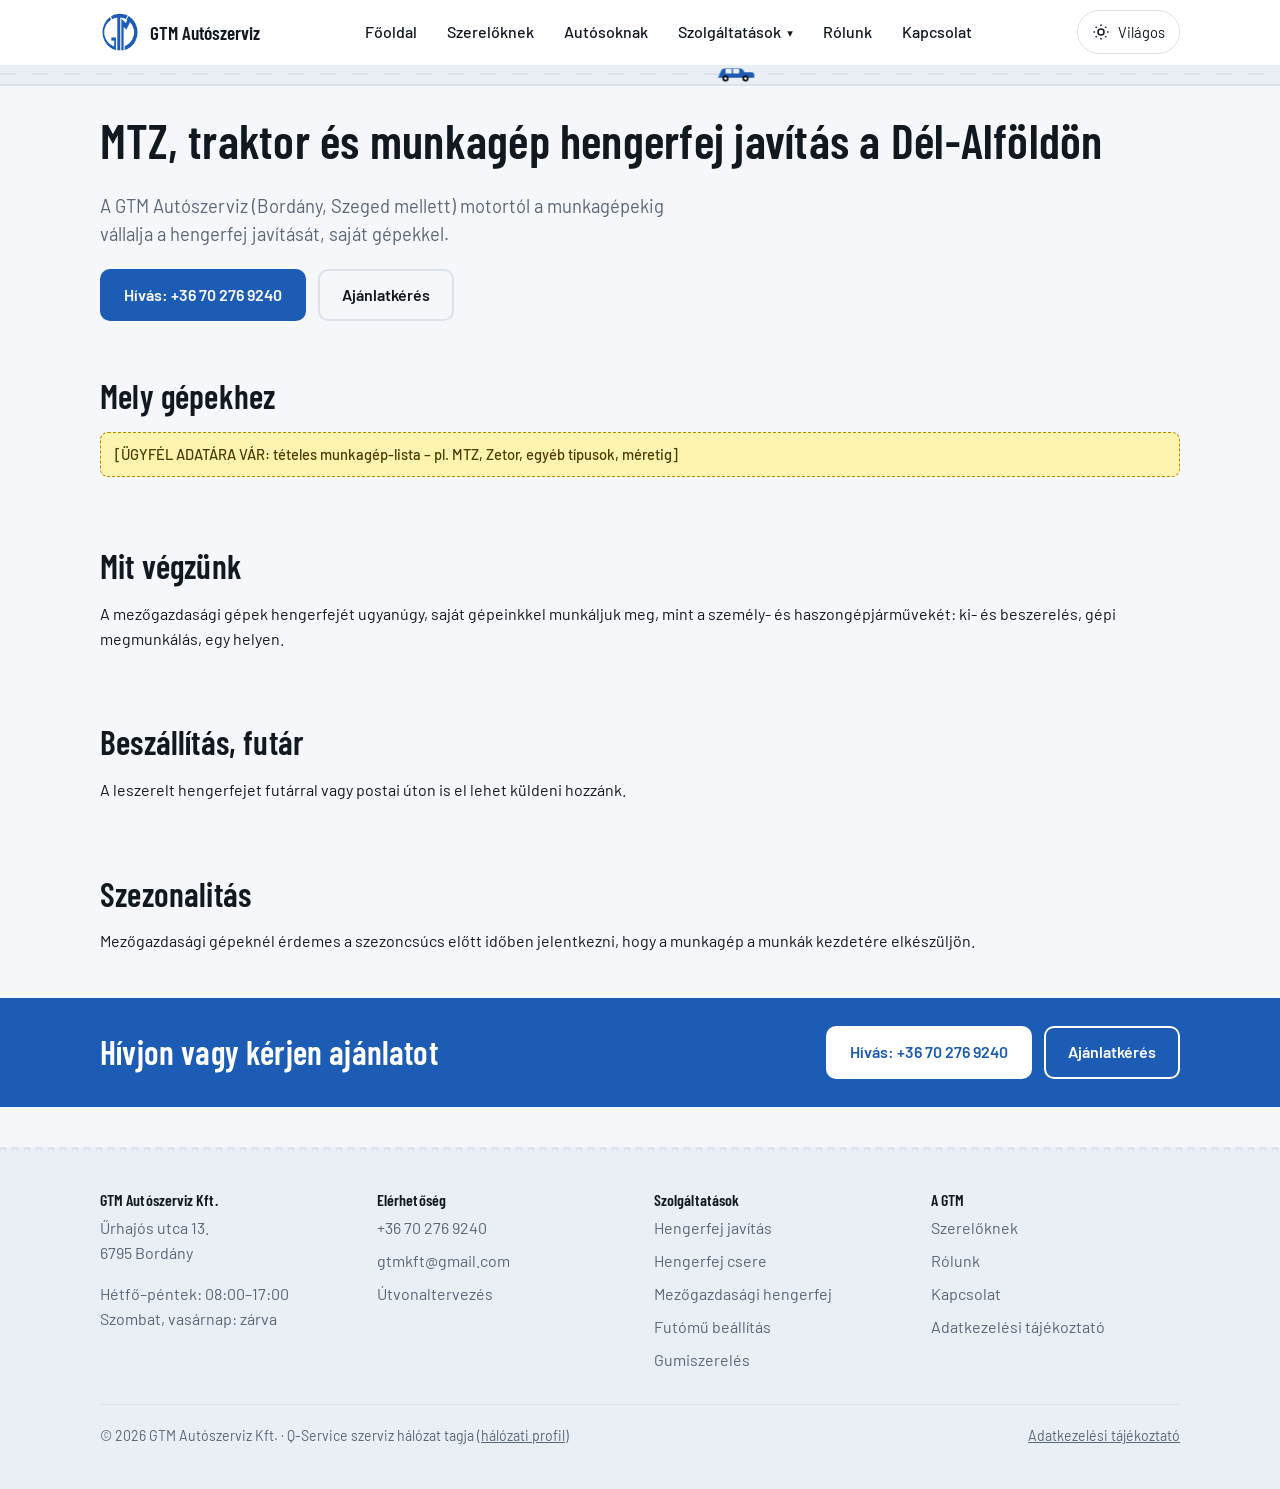
<file: hengerfej-mezogazdasagi.html>
<!DOCTYPE html>
<html lang="hu">
<head>
<meta charset="utf-8">
<script>(function(){try{var t=localStorage.getItem('gtm-theme');if(t==='dark'||t==='light'){document.documentElement.setAttribute('data-theme',t);}}catch(e){}})();</script>
<meta name="viewport" content="width=device-width, initial-scale=1">
<title>MTZ, traktor, munkagép hengerfej javítás – Dél-Alföld</title>
<meta name="description" content="Mezőgazdasági gép és munkagép hengerfej javítása a GTM Autószerviznél, Bordány, Szeged mellett. Saját gépekkel, egyedi ajánlattal.">
<link rel="canonical" href="https://gtmautoszerviz.hu/hengerfej-mezogazdasagi.html">
<!-- ÉLESÍTÉSKOR TÖRLENDŐ (lásd README „Élesítés") -->
<meta name="robots" content="noindex, nofollow">
<meta name="theme-color" content="#1C5CB4">
<link rel="icon" type="image/svg+xml" href="kepek/favicon.svg">
<link rel="icon" type="image/png" sizes="96x96" href="kepek/favicon-96x96.png">
<link rel="icon" href="kepek/favicon.ico" sizes="any">
<link rel="apple-touch-icon" href="kepek/apple-touch-icon.png">
<link rel="manifest" href="site.webmanifest">
<meta property="og:type" content="website">
<meta property="og:url" content="https://gtmautoszerviz.hu/hengerfej-mezogazdasagi.html">
<meta property="og:site_name" content="GTM Autószerviz">
<meta property="og:locale" content="hu_HU">
<meta property="og:title" content="MTZ, traktor, munkagép hengerfej javítás – Dél-Alföld">
<meta property="og:description" content="Mezőgazdasági gép és munkagép hengerfej javítása saját gépekkel, Bordány, Szeged mellett.">
<meta property="og:image" content="https://gtmautoszerviz.hu/kepek/og-kartya.png">
<meta name="twitter:card" content="summary_large_image">
<meta name="twitter:title" content="MTZ, traktor, munkagép hengerfej javítás – Dél-Alföld">
<meta name="twitter:description" content="Mezőgazdasági gép és munkagép hengerfej javítása saját gépekkel, Bordány, Szeged mellett.">
<meta name="twitter:image" content="https://gtmautoszerviz.hu/kepek/og-kartya.png">
<link rel="preload" href="fonts/barlow-400-latin-ext.woff2" as="font" type="font/woff2" crossorigin>
<link rel="preload" href="fonts/barlow-condensed-600-latin-ext.woff2" as="font" type="font/woff2" crossorigin>
<link rel="stylesheet" href="css/style.css">
<script type="application/ld+json">
{
  "@context": "https://schema.org",
  "@type": "Service",
  "serviceType": "Mezőgazdasági gép és munkagép hengerfej javítás",
  "provider": { "@type": "AutoRepair", "name": "GTM Autószerviz Kft.", "telephone": "+36702769240", "url": "https://gtmautoszerviz.hu/" },
  "areaServed": ["Bordány","Szeged","Mórahalom","Zsombó","Domaszék","Kiskundorozsma","Sándorfalva"]
}
</script>
</head>
<body>
<a class="skip-link" href="#main">Ugrás a tartalomra</a>

<header class="site-header">
  <div class="header-inner">
    <a class="brand" href="index.html">
      <span class="logo-mark">
        <img class="logo-light" src="kepek/gtm_logo_kek_teljes.png" alt="GTM Autószerviz" width="40" height="40">
        <img class="logo-dark" src="kepek/gtm_logo_vilagos.png" alt="GTM Autószerviz" width="40" height="40">
      </span>
      GTM Autószerviz
    </a>
    <button class="nav-toggle" id="navToggle" type="button" aria-expanded="false" aria-controls="mainNav" aria-label="Menü megnyitása">
      <span></span>
    </button>
    <nav class="main-nav" id="mainNav" aria-label="Fő navigáció">
      <ul>
        <li><a href="index.html">Főoldal</a></li>
        <li><a href="szerelo-partner.html">Szerelőknek</a></li>
        <li><a href="szolgaltatasok.html">Autósoknak</a></li>
        <li class="nav-dropdown">
          <a href="szolgaltatasok.html" class="nav-top">Szolgáltatások <span class="caret" aria-hidden="true">▾</span></a>
          <ul class="dropdown-panel">
            <li><a href="hengerfej-javitas.html">Hengerfej javítás</a></li>
            <li><a href="hengerfej-csere.html">Hengerfej csere</a></li>
            <li><a href="hengerfej-mezogazdasagi.html" aria-current="page">Mezőgazdasági hengerfej</a></li>
            <li><a href="futomu-beallitas.html">Futómű beállítás</a></li>
            <li><a href="gumiszereles.html">Gumiszerelés</a></li>
          </ul>
        </li>
        <li><a href="rolunk.html">Rólunk</a></li>
        <li><a href="kapcsolat.html">Kapcsolat</a></li>
      </ul>
    </nav>
    <div class="header-actions">
      <button class="theme-toggle" id="themeToggle" type="button" aria-label="Téma váltása" aria-pressed="false">
        <span class="theme-icon" aria-hidden="true">
          <svg class="icon-sun" viewBox="0 0 24 24" fill="none" stroke="currentColor" stroke-width="2"><circle cx="12" cy="12" r="4"/><path d="M12 2v2M12 20v2M4.9 4.9l1.4 1.4M17.7 17.7l1.4 1.4M2 12h2M20 12h2M4.9 19.1l1.4-1.4M17.7 6.3l1.4-1.4"/></svg>
          <svg class="icon-moon" viewBox="0 0 24 24" fill="currentColor"><path d="M21 12.8A9 9 0 1 1 11.2 3a7 7 0 0 0 9.8 9.8Z"/></svg>
        </span>
        <span class="label">Világos</span>
      </button>
    </div>
  </div>
  <div class="road-strip" aria-hidden="true">
    <div class="road-lane"></div>
    <div class="road-car" id="roadCar">
      <div class="car-flip">
        <svg class="car-svg" viewBox="0 0 64 28" xmlns="http://www.w3.org/2000/svg" focusable="false">
          <path class="car-body" d="M4 20 L8 11 Q10 5 14 5 L40 5 Q44 5 46 11 L58 11 Q61 11 62 14 L62 20 Z"/>
          <rect class="car-window" x="16" y="6" width="10" height="7" rx="1"/>
          <rect class="car-window" x="28" y="6" width="10" height="7" rx="1"/>
          <circle class="wheel" cx="16" cy="21" r="5"/>
          <circle class="wheel" cx="48" cy="21" r="5"/>
          <circle class="hub" cx="16" cy="21" r="2"/>
          <circle class="hub" cx="48" cy="21" r="2"/>
        </svg>
        <span class="exhaust"><span></span><span></span><span></span></span>
      </div>
    </div>
  </div>
</header>

<main id="main">

  <section class="hero container">
    <h1>MTZ, traktor és munkagép hengerfej javítás a Dél-Alföldön</h1>
    <p class="lead-sentence">A GTM Autószerviz (Bordány, Szeged mellett) motortól a munkagépekig vállalja a hengerfej javítását, saját gépekkel.</p>
    <div class="hero-actions">
      <a class="btn btn-primary" href="tel:+36702769240">Hívás: +36 70 276 9240</a>
      <a class="btn btn-secondary" href="kapcsolat.html">Ajánlatkérés</a>
    </div>
  </section>

  <section class="container">
    <h2>Mely gépekhez</h2>
    <!-- ÜGYFÉL ADATÁRA VÁR (spec 13.11, blokkoló): a tételes munkagép-lista (pl. MTZ, Zetor, egyéb típusok, méret). Lista nélkül ez a szekció üres ígéret marad, és a típus szerinti keresésekre (pl. "mtz hengerfej") sem fog megjelenni az oldal. -->
    <p class="placeholder">[ÜGYFÉL ADATÁRA VÁR: tételes munkagép-lista – pl. MTZ, Zetor, egyéb típusok, méretig]</p>
  </section>

  <section class="section-alt">
    <div class="container">
      <h2>Mit végzünk</h2>
      <p>A mezőgazdasági gépek hengerfejét ugyanúgy, saját gépeinkkel munkáljuk meg, mint a személy- és haszongépjárművekét: ki- és beszerelés, gépi megmunkálás, egy helyen.</p>
    </div>
  </section>

  <section class="container">
    <h2>Beszállítás, futár</h2>
    <p>A leszerelt hengerfejet futárral vagy postai úton is el lehet küldeni hozzánk.</p>
  </section>

  <section class="section-alt">
    <div class="container">
      <h2>Szezonalitás</h2>
      <p>Mezőgazdasági gépeknél érdemes a szezoncsúcs előtt időben jelentkezni, hogy a munkagép a munkák kezdetére elkészüljön.</p>
    </div>
  </section>

  <section class="cta-bar">
    <div class="container">
      <h2>Hívjon vagy kérjen ajánlatot</h2>
      <div class="hero-actions" style="margin:0">
        <a class="btn btn-primary" href="tel:+36702769240">Hívás: +36 70 276 9240</a>
        <a class="btn btn-secondary" href="kapcsolat.html">Ajánlatkérés</a>
      </div>
    </div>
  </section>

</main>

<footer class="site-footer">
  <div class="container">
    <div class="footer-grid">
      <div>
        <h3>GTM Autószerviz Kft.</h3>
        <p class="text-muted">Űrhajós utca 13.<br>6795 Bordány</p>
        <p class="text-muted">Hétfő–péntek: 08:00–17:00<br>Szombat, vasárnap: zárva</p>
      </div>
      <div>
        <h3>Elérhetőség</h3>
        <ul>
          <li><a href="tel:+36702769240">+36 70 276 9240</a></li>
          <li><a href="mailto:gtmkft@gmail.com">gtmkft@gmail.com</a></li>
          <li><a href="https://www.google.com/maps/search/?api=1&amp;query=46.3157,19.9195" target="_blank" rel="noopener">Útvonaltervezés</a></li>
        </ul>
      </div>
      <div>
        <h3>Szolgáltatások</h3>
        <ul>
          <li><a href="hengerfej-javitas.html">Hengerfej javítás</a></li>
          <li><a href="hengerfej-csere.html">Hengerfej csere</a></li>
          <li><a href="hengerfej-mezogazdasagi.html">Mezőgazdasági hengerfej</a></li>
          <li><a href="futomu-beallitas.html">Futómű beállítás</a></li>
          <li><a href="gumiszereles.html">Gumiszerelés</a></li>
        </ul>
      </div>
      <div>
        <h3>A GTM</h3>
        <ul>
          <li><a href="szerelo-partner.html">Szerelőknek</a></li>
          <li><a href="rolunk.html">Rólunk</a></li>
          <li><a href="kapcsolat.html">Kapcsolat</a></li>
          <li><a href="adatvedelem.html">Adatkezelési tájékoztató</a></li>
        </ul>
      </div>
    </div>
    <div class="footer-bottom">
      <p>© 2026 GTM Autószerviz Kft. · Q-Service szerviz hálózat tagja (<a href="https://www.q-service.hu/q-service-szerviz-halozat/autoservis/254/gtm-autoszerviz-kft/" target="_blank" rel="noopener">hálózati profil</a>)</p>
      <p><a href="adatvedelem.html">Adatkezelési tájékoztató</a></p>
    </div>
  </div>
</footer>

<div class="mobile-call-bar">
  <a href="tel:+36702769240">📞 Hívás most</a>
</div>

<script src="js/app.js" defer></script>
</body>
</html>
</file>
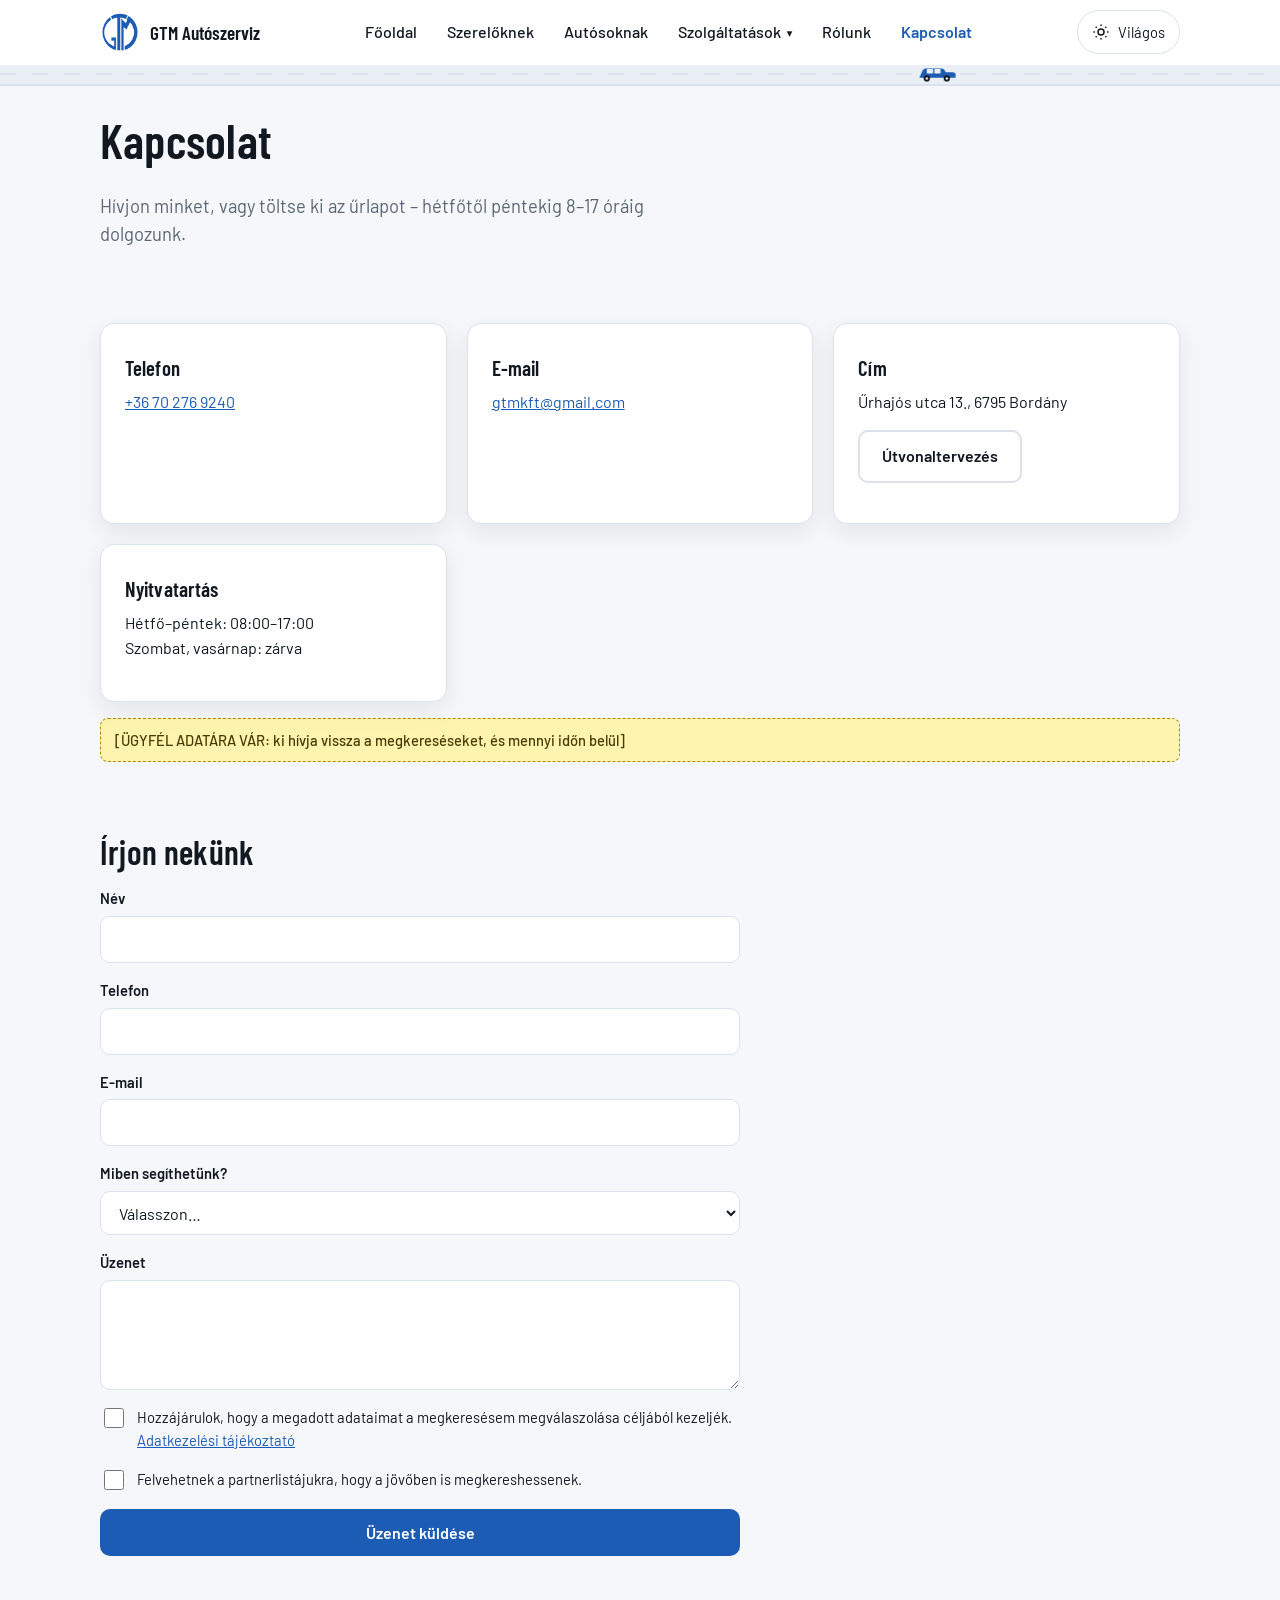
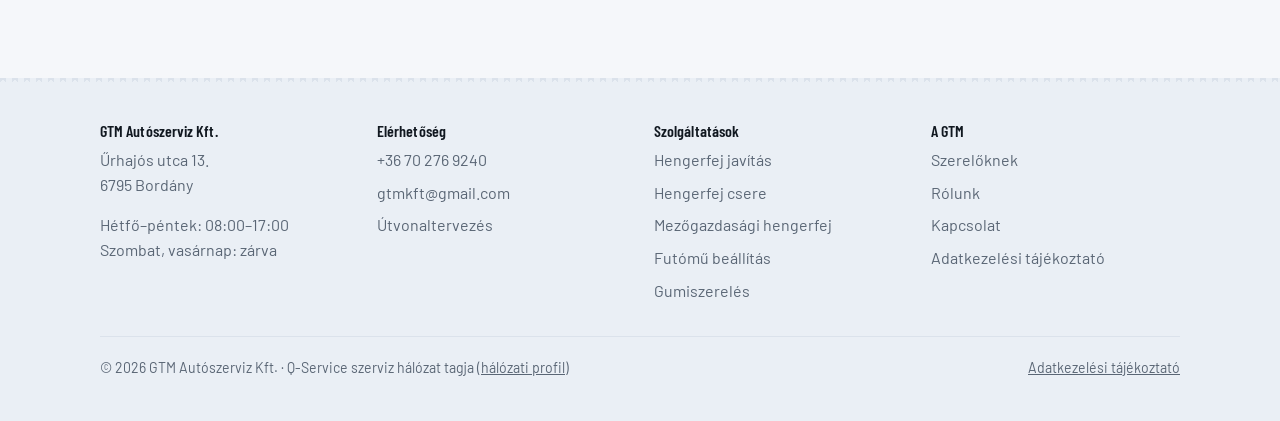
<file: kapcsolat.html>
<!DOCTYPE html>
<html lang="hu">
<head>
<meta charset="utf-8">
<script>(function(){try{var t=localStorage.getItem('gtm-theme');if(t==='dark'||t==='light'){document.documentElement.setAttribute('data-theme',t);}}catch(e){}})();</script>
<meta name="viewport" content="width=device-width, initial-scale=1">
<title>Kapcsolat – GTM Autószerviz, Bordány</title>
<meta name="description" content="Hívja a GTM Autószervizt (+36 70 276 9240), vagy írjon üzenetet. Cím: Űrhajós utca 13., 6795 Bordány. Hétfő–péntek 8–17.">
<link rel="canonical" href="https://gtmautoszerviz.hu/kapcsolat.html">
<!-- ÉLESÍTÉSKOR TÖRLENDŐ (lásd README „Élesítés") -->
<meta name="robots" content="noindex, nofollow">
<meta name="theme-color" content="#1C5CB4">
<link rel="icon" type="image/svg+xml" href="kepek/favicon.svg">
<link rel="icon" type="image/png" sizes="96x96" href="kepek/favicon-96x96.png">
<link rel="icon" href="kepek/favicon.ico" sizes="any">
<link rel="apple-touch-icon" href="kepek/apple-touch-icon.png">
<link rel="manifest" href="site.webmanifest">
<meta property="og:type" content="website">
<meta property="og:url" content="https://gtmautoszerviz.hu/kapcsolat.html">
<meta property="og:site_name" content="GTM Autószerviz">
<meta property="og:locale" content="hu_HU">
<meta property="og:title" content="Kapcsolat – GTM Autószerviz, Bordány">
<meta property="og:description" content="Telefon, e-mail, cím és ajánlatkérő űrlap.">
<meta property="og:image" content="https://gtmautoszerviz.hu/kepek/og-kartya.png">
<meta name="twitter:card" content="summary_large_image">
<meta name="twitter:title" content="Kapcsolat – GTM Autószerviz, Bordány">
<meta name="twitter:description" content="Telefon, e-mail, cím és ajánlatkérő űrlap.">
<meta name="twitter:image" content="https://gtmautoszerviz.hu/kepek/og-kartya.png">
<link rel="preload" href="fonts/barlow-400-latin-ext.woff2" as="font" type="font/woff2" crossorigin>
<link rel="preload" href="fonts/barlow-condensed-600-latin-ext.woff2" as="font" type="font/woff2" crossorigin>
<link rel="stylesheet" href="css/style.css">
<script type="application/ld+json">
{
  "@context": "https://schema.org",
  "@type": "AutoRepair",
  "name": "GTM Autószerviz Kft.",
  "image": "https://gtmautoszerviz.hu/kepek/og-kartya.png",
  "url": "https://gtmautoszerviz.hu/",
  "telephone": "+36702769240",
  "email": "gtmkft@gmail.com",
  "address": {
    "@type": "PostalAddress",
    "streetAddress": "Űrhajós utca 13.",
    "addressLocality": "Bordány",
    "postalCode": "6795",
    "addressCountry": "HU"
  },
  "geo": { "@type": "GeoCoordinates", "latitude": 46.3157, "longitude": 19.9195 },
  "openingHoursSpecification": [
    { "@type": "OpeningHoursSpecification", "dayOfWeek": ["Monday","Tuesday","Wednesday","Thursday","Friday"], "opens": "08:00", "closes": "17:00" }
  ],
  "sameAs": ["https://www.q-service.hu/q-service-szerviz-halozat/autoservis/254/gtm-autoszerviz-kft/"]
}
</script>
</head>
<body>
<a class="skip-link" href="#main">Ugrás a tartalomra</a>

<header class="site-header">
  <div class="header-inner">
    <a class="brand" href="index.html">
      <span class="logo-mark">
        <img class="logo-light" src="kepek/gtm_logo_kek_teljes.png" alt="GTM Autószerviz" width="40" height="40">
        <img class="logo-dark" src="kepek/gtm_logo_vilagos.png" alt="GTM Autószerviz" width="40" height="40">
      </span>
      GTM Autószerviz
    </a>
    <button class="nav-toggle" id="navToggle" type="button" aria-expanded="false" aria-controls="mainNav" aria-label="Menü megnyitása">
      <span></span>
    </button>
    <nav class="main-nav" id="mainNav" aria-label="Fő navigáció">
      <ul>
        <li><a href="index.html">Főoldal</a></li>
        <li><a href="szerelo-partner.html">Szerelőknek</a></li>
        <li><a href="szolgaltatasok.html">Autósoknak</a></li>
        <li class="nav-dropdown">
          <a href="szolgaltatasok.html" class="nav-top">Szolgáltatások <span class="caret" aria-hidden="true">▾</span></a>
          <ul class="dropdown-panel">
            <li><a href="hengerfej-javitas.html">Hengerfej javítás</a></li>
            <li><a href="hengerfej-csere.html">Hengerfej csere</a></li>
            <li><a href="hengerfej-mezogazdasagi.html">Mezőgazdasági hengerfej</a></li>
            <li><a href="futomu-beallitas.html">Futómű beállítás</a></li>
            <li><a href="gumiszereles.html">Gumiszerelés</a></li>
          </ul>
        </li>
        <li><a href="rolunk.html">Rólunk</a></li>
        <li><a href="kapcsolat.html" aria-current="page">Kapcsolat</a></li>
      </ul>
    </nav>
    <div class="header-actions">
      <button class="theme-toggle" id="themeToggle" type="button" aria-label="Téma váltása" aria-pressed="false">
        <span class="theme-icon" aria-hidden="true">
          <svg class="icon-sun" viewBox="0 0 24 24" fill="none" stroke="currentColor" stroke-width="2"><circle cx="12" cy="12" r="4"/><path d="M12 2v2M12 20v2M4.9 4.9l1.4 1.4M17.7 17.7l1.4 1.4M2 12h2M20 12h2M4.9 19.1l1.4-1.4M17.7 6.3l1.4-1.4"/></svg>
          <svg class="icon-moon" viewBox="0 0 24 24" fill="currentColor"><path d="M21 12.8A9 9 0 1 1 11.2 3a7 7 0 0 0 9.8 9.8Z"/></svg>
        </span>
        <span class="label">Világos</span>
      </button>
    </div>
  </div>
  <div class="road-strip" aria-hidden="true">
    <div class="road-lane"></div>
    <div class="road-car" id="roadCar">
      <div class="car-flip">
        <svg class="car-svg" viewBox="0 0 64 28" xmlns="http://www.w3.org/2000/svg" focusable="false">
          <path class="car-body" d="M4 20 L8 11 Q10 5 14 5 L40 5 Q44 5 46 11 L58 11 Q61 11 62 14 L62 20 Z"/>
          <rect class="car-window" x="16" y="6" width="10" height="7" rx="1"/>
          <rect class="car-window" x="28" y="6" width="10" height="7" rx="1"/>
          <circle class="wheel" cx="16" cy="21" r="5"/>
          <circle class="wheel" cx="48" cy="21" r="5"/>
          <circle class="hub" cx="16" cy="21" r="2"/>
          <circle class="hub" cx="48" cy="21" r="2"/>
        </svg>
        <span class="exhaust"><span></span><span></span><span></span></span>
      </div>
    </div>
  </div>
</header>

<main id="main">

  <section class="hero container">
    <h1>Kapcsolat</h1>
    <p class="lead-sentence">Hívjon minket, vagy töltse ki az űrlapot – hétfőtől péntekig 8–17 óráig dolgozunk.</p>
  </section>

  <section class="container">
    <div class="card-grid">
      <div class="card">
        <h3>Telefon</h3>
        <p><a href="tel:+36702769240">+36 70 276 9240</a></p>
      </div>
      <div class="card">
        <h3>E-mail</h3>
        <p><a href="mailto:gtmkft@gmail.com">gtmkft@gmail.com</a></p>
      </div>
      <div class="card">
        <h3>Cím</h3>
        <p>Űrhajós utca 13., 6795 Bordány</p>
        <p><a class="btn btn-secondary" href="https://www.google.com/maps/search/?api=1&amp;query=46.3157,19.9195" target="_blank" rel="noopener">Útvonaltervezés</a></p>
      </div>
      <div class="card">
        <h3>Nyitvatartás</h3>
        <p>Hétfő–péntek: 08:00–17:00<br>Szombat, vasárnap: zárva</p>
      </div>
    </div>
    <!-- ÜGYFÉL ADATÁRA VÁR (spec 13.4): ki fogadja és hívja vissza a megkereséseket, mennyi időn belül. A kutatás szerint (01/9. kockázat) ez a kampány indulásának is előfeltétele. -->
    <p class="placeholder" style="margin-top:16px">[ÜGYFÉL ADATÁRA VÁR: ki hívja vissza a megkereséseket, és mennyi időn belül]</p>
  </section>

  <section class="section-alt">
    <div class="container">
      <h2>Írjon nekünk</h2>
      <form id="contactForm" class="form-grid" action="https://formspree.io/f/XXXXXXXX" method="POST" aria-label="Kapcsolatfelvételi űrlap">
        <div class="field">
          <label for="k-nev">Név</label>
          <input id="k-nev" name="nev" type="text" required autocomplete="name">
        </div>
        <div class="field">
          <label for="k-telefon">Telefon</label>
          <input id="k-telefon" name="telefon" type="tel" required autocomplete="tel">
        </div>
        <div class="field">
          <label for="k-email">E-mail</label>
          <input id="k-email" name="email" type="email" required autocomplete="email">
        </div>
        <div class="field">
          <label for="k-tema">Miben segíthetünk?</label>
          <select id="k-tema" name="tema" required>
            <option value="">Válasszon…</option>
            <option value="hengerfej">Hengerfej</option>
            <option value="futomu">Futómű</option>
            <option value="gumi">Gumi</option>
            <option value="mezogazdasagi">Mezőgazdasági gép</option>
            <option value="egyeb">Egyéb</option>
          </select>
        </div>
        <div class="field">
          <label for="k-uzenet">Üzenet</label>
          <textarea id="k-uzenet" name="uzenet"></textarea>
        </div>
        <div class="checkbox-field">
          <input id="k-hozzajarulas" name="hozzajarulas" type="checkbox" required value="igen">
          <label for="k-hozzajarulas">Hozzájárulok, hogy a megadott adataimat a megkeresésem megválaszolása céljából kezeljék. <a href="adatvedelem.html">Adatkezelési tájékoztató</a></label>
        </div>
        <div class="checkbox-field">
          <input id="k-partnerlista" name="partnerlista" type="checkbox" value="igen">
          <label for="k-partnerlista">Felvehetnek a partnerlistájukra, hogy a jövőben is megkereshessenek.</label>
        </div>

        <input class="hp-field" tabindex="-1" autocomplete="off" aria-hidden="true" name="_gotcha" type="text">
        <input type="hidden" name="_subject" value="Új megkeresés – GTM weboldal (kapcsolat)">
        <input type="hidden" name="_next" value="koszonjuk.html">
        <input type="hidden" name="forras_oldal" value="kapcsolat">
        <input type="hidden" name="oldal_url" value="">
        <input type="hidden" name="utm_source" value="">
        <input type="hidden" name="utm_medium" value="">
        <input type="hidden" name="utm_campaign" value="">
        <input type="hidden" name="utm_content" value="">
        <input type="hidden" name="utm_term" value="">
        <input type="hidden" name="hivatkozo" value="">

        <button class="btn btn-primary btn-block" type="submit">Üzenet küldése</button>
        <p class="form-status" id="formStatus" aria-live="polite"></p>
      </form>
    </div>
  </section>

</main>

<footer class="site-footer">
  <div class="container">
    <div class="footer-grid">
      <div>
        <h3>GTM Autószerviz Kft.</h3>
        <p class="text-muted">Űrhajós utca 13.<br>6795 Bordány</p>
        <p class="text-muted">Hétfő–péntek: 08:00–17:00<br>Szombat, vasárnap: zárva</p>
      </div>
      <div>
        <h3>Elérhetőség</h3>
        <ul>
          <li><a href="tel:+36702769240">+36 70 276 9240</a></li>
          <li><a href="mailto:gtmkft@gmail.com">gtmkft@gmail.com</a></li>
          <li><a href="https://www.google.com/maps/search/?api=1&amp;query=46.3157,19.9195" target="_blank" rel="noopener">Útvonaltervezés</a></li>
        </ul>
      </div>
      <div>
        <h3>Szolgáltatások</h3>
        <ul>
          <li><a href="hengerfej-javitas.html">Hengerfej javítás</a></li>
          <li><a href="hengerfej-csere.html">Hengerfej csere</a></li>
          <li><a href="hengerfej-mezogazdasagi.html">Mezőgazdasági hengerfej</a></li>
          <li><a href="futomu-beallitas.html">Futómű beállítás</a></li>
          <li><a href="gumiszereles.html">Gumiszerelés</a></li>
        </ul>
      </div>
      <div>
        <h3>A GTM</h3>
        <ul>
          <li><a href="szerelo-partner.html">Szerelőknek</a></li>
          <li><a href="rolunk.html">Rólunk</a></li>
          <li><a href="kapcsolat.html">Kapcsolat</a></li>
          <li><a href="adatvedelem.html">Adatkezelési tájékoztató</a></li>
        </ul>
      </div>
    </div>
    <div class="footer-bottom">
      <p>© 2026 GTM Autószerviz Kft. · Q-Service szerviz hálózat tagja (<a href="https://www.q-service.hu/q-service-szerviz-halozat/autoservis/254/gtm-autoszerviz-kft/" target="_blank" rel="noopener">hálózati profil</a>)</p>
      <p><a href="adatvedelem.html">Adatkezelési tájékoztató</a></p>
    </div>
  </div>
</footer>

<div class="mobile-call-bar">
  <a href="tel:+36702769240">📞 Hívás most</a>
</div>

<script src="js/app.js" defer></script>
</body>
</html>
</file>
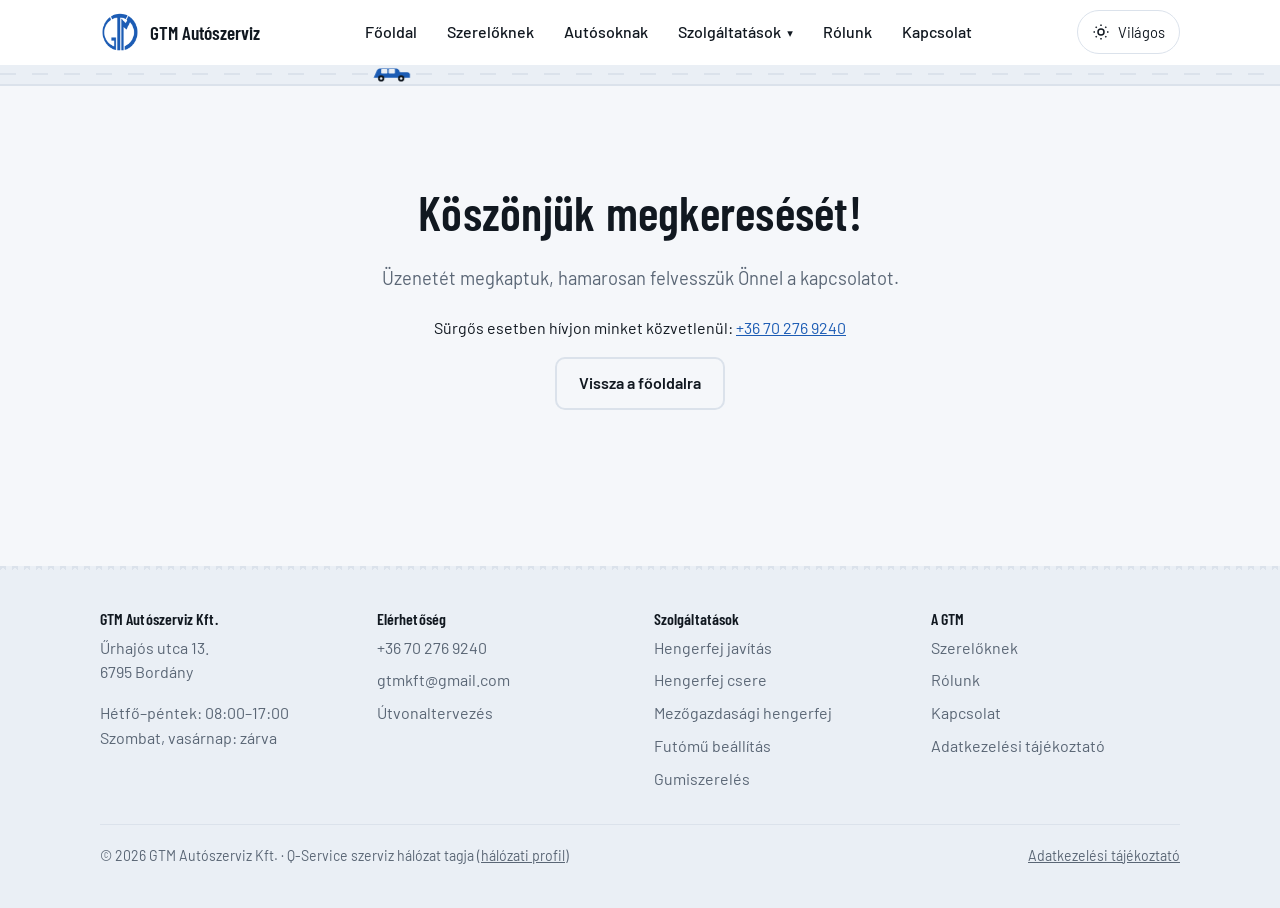
<file: koszonjuk.html>
<!DOCTYPE html>
<html lang="hu">
<head>
<meta charset="utf-8">
<script>(function(){try{var t=localStorage.getItem('gtm-theme');if(t==='dark'||t==='light'){document.documentElement.setAttribute('data-theme',t);}}catch(e){}})();</script>
<meta name="viewport" content="width=device-width, initial-scale=1">
<title>Köszönjük – GTM Autószerviz</title>
<meta name="description" content="Köszönjük a megkeresését, hamarosan jelentkezünk.">
<link rel="canonical" href="https://gtmautoszerviz.hu/koszonjuk.html">
<!-- Ez a noindex szándékosan marad élesítés után is: a köszönőoldal a konverziómérés eszköze (spec 9.2), nem publikus tartalom, ezért nem kerül a sitemap.xml-be sem. -->
<meta name="robots" content="noindex, nofollow">
<meta name="theme-color" content="#1C5CB4">
<link rel="icon" type="image/svg+xml" href="kepek/favicon.svg">
<link rel="icon" type="image/png" sizes="96x96" href="kepek/favicon-96x96.png">
<link rel="icon" href="kepek/favicon.ico" sizes="any">
<link rel="apple-touch-icon" href="kepek/apple-touch-icon.png">
<link rel="manifest" href="site.webmanifest">
<link rel="stylesheet" href="css/style.css">
</head>
<body>
<a class="skip-link" href="#main">Ugrás a tartalomra</a>

<header class="site-header">
  <div class="header-inner">
    <a class="brand" href="index.html">
      <span class="logo-mark">
        <img class="logo-light" src="kepek/gtm_logo_kek_teljes.png" alt="GTM Autószerviz" width="40" height="40">
        <img class="logo-dark" src="kepek/gtm_logo_vilagos.png" alt="GTM Autószerviz" width="40" height="40">
      </span>
      GTM Autószerviz
    </a>
    <button class="nav-toggle" id="navToggle" type="button" aria-expanded="false" aria-controls="mainNav" aria-label="Menü megnyitása">
      <span></span>
    </button>
    <nav class="main-nav" id="mainNav" aria-label="Fő navigáció">
      <ul>
        <li><a href="index.html">Főoldal</a></li>
        <li><a href="szerelo-partner.html">Szerelőknek</a></li>
        <li><a href="szolgaltatasok.html">Autósoknak</a></li>
        <li class="nav-dropdown">
          <a href="szolgaltatasok.html" class="nav-top">Szolgáltatások <span class="caret" aria-hidden="true">▾</span></a>
          <ul class="dropdown-panel">
            <li><a href="hengerfej-javitas.html">Hengerfej javítás</a></li>
            <li><a href="hengerfej-csere.html">Hengerfej csere</a></li>
            <li><a href="hengerfej-mezogazdasagi.html">Mezőgazdasági hengerfej</a></li>
            <li><a href="futomu-beallitas.html">Futómű beállítás</a></li>
            <li><a href="gumiszereles.html">Gumiszerelés</a></li>
          </ul>
        </li>
        <li><a href="rolunk.html">Rólunk</a></li>
        <li><a href="kapcsolat.html">Kapcsolat</a></li>
      </ul>
    </nav>
    <div class="header-actions">
      <button class="theme-toggle" id="themeToggle" type="button" aria-label="Téma váltása" aria-pressed="false">
        <span class="theme-icon" aria-hidden="true">
          <svg class="icon-sun" viewBox="0 0 24 24" fill="none" stroke="currentColor" stroke-width="2"><circle cx="12" cy="12" r="4"/><path d="M12 2v2M12 20v2M4.9 4.9l1.4 1.4M17.7 17.7l1.4 1.4M2 12h2M20 12h2M4.9 19.1l1.4-1.4M17.7 6.3l1.4-1.4"/></svg>
          <svg class="icon-moon" viewBox="0 0 24 24" fill="currentColor"><path d="M21 12.8A9 9 0 1 1 11.2 3a7 7 0 0 0 9.8 9.8Z"/></svg>
        </span>
        <span class="label">Világos</span>
      </button>
    </div>
  </div>
  <div class="road-strip" aria-hidden="true">
    <div class="road-lane"></div>
    <div class="road-car" id="roadCar">
      <div class="car-flip">
        <svg class="car-svg" viewBox="0 0 64 28" xmlns="http://www.w3.org/2000/svg" focusable="false">
          <path class="car-body" d="M4 20 L8 11 Q10 5 14 5 L40 5 Q44 5 46 11 L58 11 Q61 11 62 14 L62 20 Z"/>
          <rect class="car-window" x="16" y="6" width="10" height="7" rx="1"/>
          <rect class="car-window" x="28" y="6" width="10" height="7" rx="1"/>
          <circle class="wheel" cx="16" cy="21" r="5"/>
          <circle class="wheel" cx="48" cy="21" r="5"/>
          <circle class="hub" cx="16" cy="21" r="2"/>
          <circle class="hub" cx="48" cy="21" r="2"/>
        </svg>
        <span class="exhaust"><span></span><span></span><span></span></span>
      </div>
    </div>
  </div>
</header>

<main id="main">
  <section class="container error-page">
    <h1>Köszönjük megkeresését!</h1>
    <p class="lead-sentence" style="margin:0 auto 24px">Üzenetét megkaptuk, hamarosan felvesszük Önnel a kapcsolatot.</p>
    <p>Sürgős esetben hívjon minket közvetlenül: <a href="tel:+36702769240">+36 70 276 9240</a></p>
    <p><a class="btn btn-secondary" href="index.html">Vissza a főoldalra</a></p>
  </section>
</main>

<footer class="site-footer">
  <div class="container">
    <div class="footer-grid">
      <div>
        <h3>GTM Autószerviz Kft.</h3>
        <p class="text-muted">Űrhajós utca 13.<br>6795 Bordány</p>
        <p class="text-muted">Hétfő–péntek: 08:00–17:00<br>Szombat, vasárnap: zárva</p>
      </div>
      <div>
        <h3>Elérhetőség</h3>
        <ul>
          <li><a href="tel:+36702769240">+36 70 276 9240</a></li>
          <li><a href="mailto:gtmkft@gmail.com">gtmkft@gmail.com</a></li>
          <li><a href="https://www.google.com/maps/search/?api=1&amp;query=46.3157,19.9195" target="_blank" rel="noopener">Útvonaltervezés</a></li>
        </ul>
      </div>
      <div>
        <h3>Szolgáltatások</h3>
        <ul>
          <li><a href="hengerfej-javitas.html">Hengerfej javítás</a></li>
          <li><a href="hengerfej-csere.html">Hengerfej csere</a></li>
          <li><a href="hengerfej-mezogazdasagi.html">Mezőgazdasági hengerfej</a></li>
          <li><a href="futomu-beallitas.html">Futómű beállítás</a></li>
          <li><a href="gumiszereles.html">Gumiszerelés</a></li>
        </ul>
      </div>
      <div>
        <h3>A GTM</h3>
        <ul>
          <li><a href="szerelo-partner.html">Szerelőknek</a></li>
          <li><a href="rolunk.html">Rólunk</a></li>
          <li><a href="kapcsolat.html">Kapcsolat</a></li>
          <li><a href="adatvedelem.html">Adatkezelési tájékoztató</a></li>
        </ul>
      </div>
    </div>
    <div class="footer-bottom">
      <p>© 2026 GTM Autószerviz Kft. · Q-Service szerviz hálózat tagja (<a href="https://www.q-service.hu/q-service-szerviz-halozat/autoservis/254/gtm-autoszerviz-kft/" target="_blank" rel="noopener">hálózati profil</a>)</p>
      <p><a href="adatvedelem.html">Adatkezelési tájékoztató</a></p>
    </div>
  </div>
</footer>

<div class="mobile-call-bar">
  <a href="tel:+36702769240">📞 Hívás most</a>
</div>

<script src="js/app.js" defer></script>
</body>
</html>
</file>
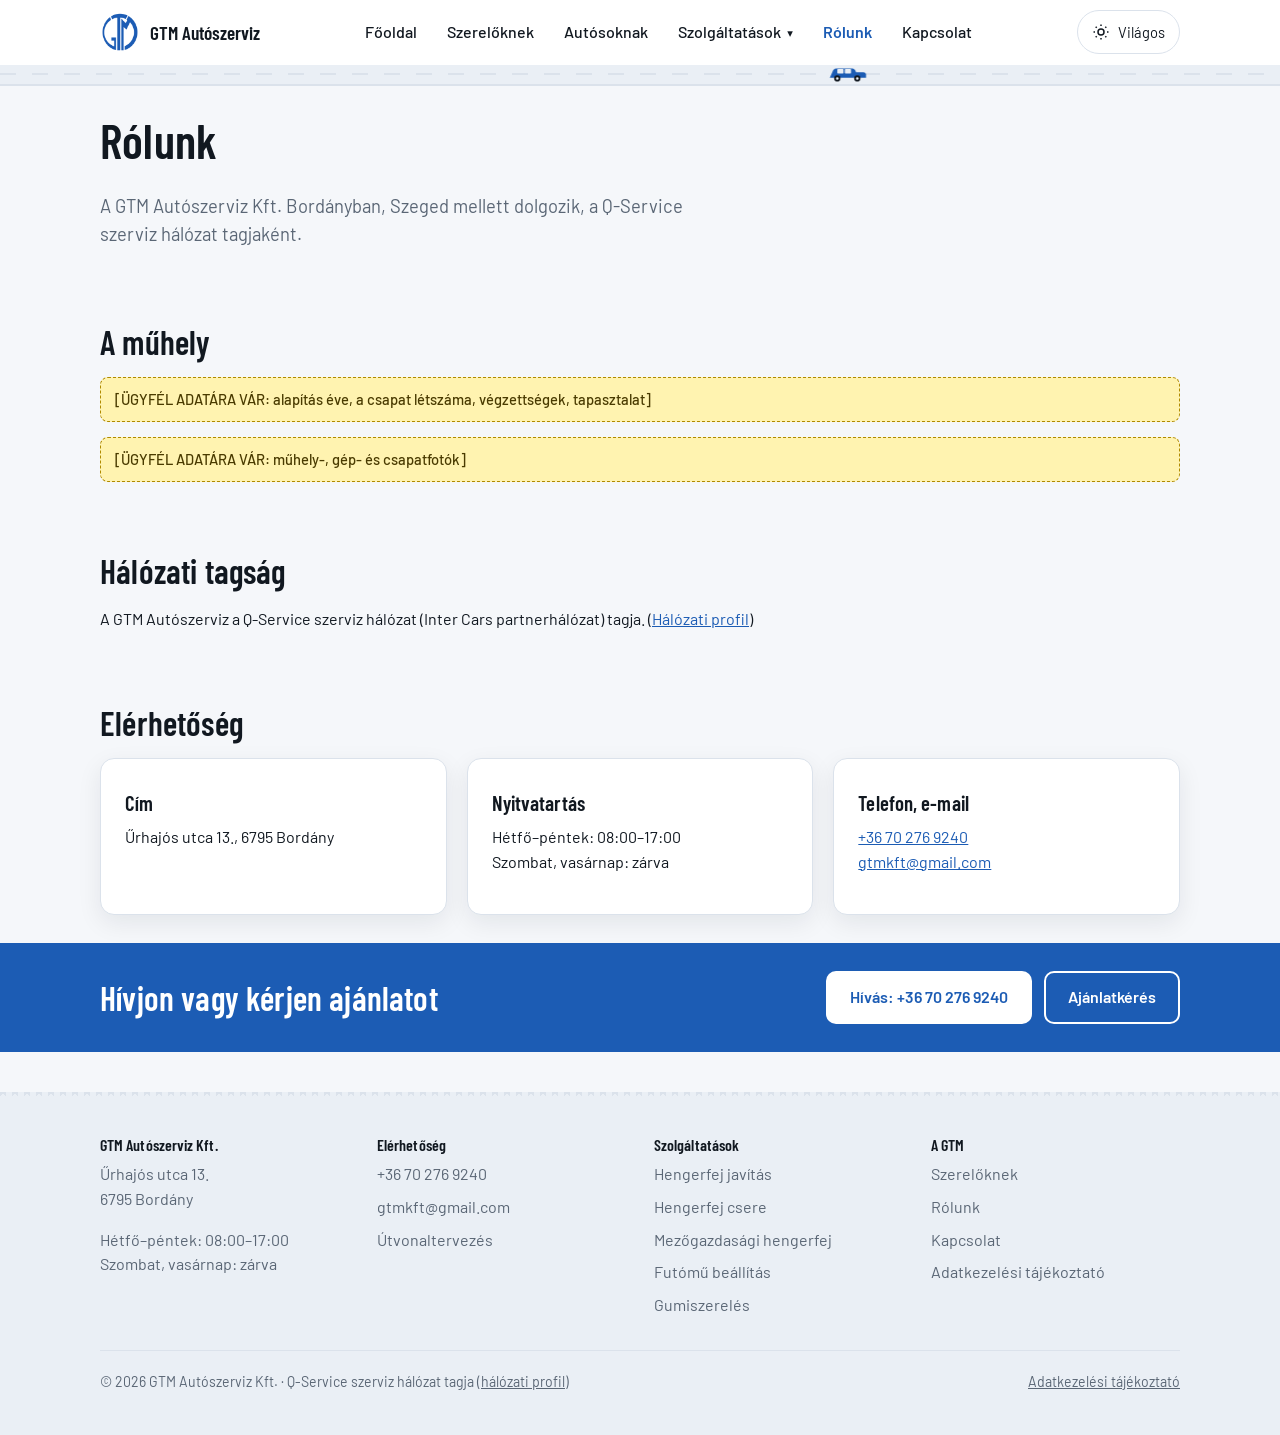
<file: rolunk.html>
<!DOCTYPE html>
<html lang="hu">
<head>
<meta charset="utf-8">
<script>(function(){try{var t=localStorage.getItem('gtm-theme');if(t==='dark'||t==='light'){document.documentElement.setAttribute('data-theme',t);}}catch(e){}})();</script>
<meta name="viewport" content="width=device-width, initial-scale=1">
<title>Rólunk – GTM Autószerviz, Bordány</title>
<meta name="description" content="A GTM Autószerviz Kft. Bordányban, Szeged mellett dolgozik, Q-Service szerviz hálózati tagként. Ismerje meg a műhelyt.">
<link rel="canonical" href="https://gtmautoszerviz.hu/rolunk.html">
<!-- ÉLESÍTÉSKOR TÖRLENDŐ (lásd README „Élesítés") -->
<meta name="robots" content="noindex, nofollow">
<meta name="theme-color" content="#1C5CB4">
<link rel="icon" type="image/svg+xml" href="kepek/favicon.svg">
<link rel="icon" type="image/png" sizes="96x96" href="kepek/favicon-96x96.png">
<link rel="icon" href="kepek/favicon.ico" sizes="any">
<link rel="apple-touch-icon" href="kepek/apple-touch-icon.png">
<link rel="manifest" href="site.webmanifest">
<meta property="og:type" content="website">
<meta property="og:url" content="https://gtmautoszerviz.hu/rolunk.html">
<meta property="og:site_name" content="GTM Autószerviz">
<meta property="og:locale" content="hu_HU">
<meta property="og:title" content="Rólunk – GTM Autószerviz, Bordány">
<meta property="og:description" content="A GTM Autószerviz Kft. Bordányban, Szeged mellett dolgozik, Q-Service hálózati tagként.">
<meta property="og:image" content="https://gtmautoszerviz.hu/kepek/og-kartya.png">
<meta name="twitter:card" content="summary_large_image">
<meta name="twitter:title" content="Rólunk – GTM Autószerviz, Bordány">
<meta name="twitter:description" content="A GTM Autószerviz Kft. Bordányban, Szeged mellett dolgozik, Q-Service hálózati tagként.">
<meta name="twitter:image" content="https://gtmautoszerviz.hu/kepek/og-kartya.png">
<link rel="preload" href="fonts/barlow-400-latin-ext.woff2" as="font" type="font/woff2" crossorigin>
<link rel="preload" href="fonts/barlow-condensed-600-latin-ext.woff2" as="font" type="font/woff2" crossorigin>
<link rel="stylesheet" href="css/style.css">
</head>
<body>
<a class="skip-link" href="#main">Ugrás a tartalomra</a>

<header class="site-header">
  <div class="header-inner">
    <a class="brand" href="index.html">
      <span class="logo-mark">
        <img class="logo-light" src="kepek/gtm_logo_kek_teljes.png" alt="GTM Autószerviz" width="40" height="40">
        <img class="logo-dark" src="kepek/gtm_logo_vilagos.png" alt="GTM Autószerviz" width="40" height="40">
      </span>
      GTM Autószerviz
    </a>
    <button class="nav-toggle" id="navToggle" type="button" aria-expanded="false" aria-controls="mainNav" aria-label="Menü megnyitása">
      <span></span>
    </button>
    <nav class="main-nav" id="mainNav" aria-label="Fő navigáció">
      <ul>
        <li><a href="index.html">Főoldal</a></li>
        <li><a href="szerelo-partner.html">Szerelőknek</a></li>
        <li><a href="szolgaltatasok.html">Autósoknak</a></li>
        <li class="nav-dropdown">
          <a href="szolgaltatasok.html" class="nav-top">Szolgáltatások <span class="caret" aria-hidden="true">▾</span></a>
          <ul class="dropdown-panel">
            <li><a href="hengerfej-javitas.html">Hengerfej javítás</a></li>
            <li><a href="hengerfej-csere.html">Hengerfej csere</a></li>
            <li><a href="hengerfej-mezogazdasagi.html">Mezőgazdasági hengerfej</a></li>
            <li><a href="futomu-beallitas.html">Futómű beállítás</a></li>
            <li><a href="gumiszereles.html">Gumiszerelés</a></li>
          </ul>
        </li>
        <li><a href="rolunk.html" aria-current="page">Rólunk</a></li>
        <li><a href="kapcsolat.html">Kapcsolat</a></li>
      </ul>
    </nav>
    <div class="header-actions">
      <button class="theme-toggle" id="themeToggle" type="button" aria-label="Téma váltása" aria-pressed="false">
        <span class="theme-icon" aria-hidden="true">
          <svg class="icon-sun" viewBox="0 0 24 24" fill="none" stroke="currentColor" stroke-width="2"><circle cx="12" cy="12" r="4"/><path d="M12 2v2M12 20v2M4.9 4.9l1.4 1.4M17.7 17.7l1.4 1.4M2 12h2M20 12h2M4.9 19.1l1.4-1.4M17.7 6.3l1.4-1.4"/></svg>
          <svg class="icon-moon" viewBox="0 0 24 24" fill="currentColor"><path d="M21 12.8A9 9 0 1 1 11.2 3a7 7 0 0 0 9.8 9.8Z"/></svg>
        </span>
        <span class="label">Világos</span>
      </button>
    </div>
  </div>
  <div class="road-strip" aria-hidden="true">
    <div class="road-lane"></div>
    <div class="road-car" id="roadCar">
      <div class="car-flip">
        <svg class="car-svg" viewBox="0 0 64 28" xmlns="http://www.w3.org/2000/svg" focusable="false">
          <path class="car-body" d="M4 20 L8 11 Q10 5 14 5 L40 5 Q44 5 46 11 L58 11 Q61 11 62 14 L62 20 Z"/>
          <rect class="car-window" x="16" y="6" width="10" height="7" rx="1"/>
          <rect class="car-window" x="28" y="6" width="10" height="7" rx="1"/>
          <circle class="wheel" cx="16" cy="21" r="5"/>
          <circle class="wheel" cx="48" cy="21" r="5"/>
          <circle class="hub" cx="16" cy="21" r="2"/>
          <circle class="hub" cx="48" cy="21" r="2"/>
        </svg>
        <span class="exhaust"><span></span><span></span><span></span></span>
      </div>
    </div>
  </div>
</header>

<main id="main">

  <section class="hero container">
    <h1>Rólunk</h1>
    <p class="lead-sentence">A GTM Autószerviz Kft. Bordányban, Szeged mellett dolgozik, a Q-Service szerviz hálózat tagjaként.</p>
  </section>

  <section class="container">
    <h2>A műhely</h2>
    <!-- ÜGYFÉL ADATÁRA VÁR (spec 13.14): alapítás éve, szerelők száma, tapasztalat, végzettségek. -->
    <p class="placeholder">[ÜGYFÉL ADATÁRA VÁR: alapítás éve, a csapat létszáma, végzettségek, tapasztalat]</p>
    <!-- ÜGYFÉL ADATÁRA VÁR / D7 (spec 13.15): műhely-, gép- és csapatfotók. -->
    <p class="placeholder">[ÜGYFÉL ADATÁRA VÁR: műhely-, gép- és csapatfotók]</p>
  </section>

  <section class="section-alt">
    <div class="container">
      <h2>Hálózati tagság</h2>
      <p>A GTM Autószerviz a Q-Service szerviz hálózat (Inter Cars partnerhálózat) tagja. (<a href="https://www.q-service.hu/q-service-szerviz-halozat/autoservis/254/gtm-autoszerviz-kft/" target="_blank" rel="noopener">Hálózati profil</a>)</p>
    </div>
  </section>

  <section class="container">
    <h2>Elérhetőség</h2>
    <div class="card-grid">
      <div class="card">
        <h3>Cím</h3>
        <p>Űrhajós utca 13., 6795 Bordány</p>
      </div>
      <div class="card">
        <h3>Nyitvatartás</h3>
        <p>Hétfő–péntek: 08:00–17:00<br>Szombat, vasárnap: zárva</p>
      </div>
      <div class="card">
        <h3>Telefon, e-mail</h3>
        <p><a href="tel:+36702769240">+36 70 276 9240</a><br><a href="mailto:gtmkft@gmail.com">gtmkft@gmail.com</a></p>
      </div>
    </div>
  </section>

  <section class="cta-bar">
    <div class="container">
      <h2>Hívjon vagy kérjen ajánlatot</h2>
      <div class="hero-actions" style="margin:0">
        <a class="btn btn-primary" href="tel:+36702769240">Hívás: +36 70 276 9240</a>
        <a class="btn btn-secondary" href="kapcsolat.html">Ajánlatkérés</a>
      </div>
    </div>
  </section>

</main>

<footer class="site-footer">
  <div class="container">
    <div class="footer-grid">
      <div>
        <h3>GTM Autószerviz Kft.</h3>
        <p class="text-muted">Űrhajós utca 13.<br>6795 Bordány</p>
        <p class="text-muted">Hétfő–péntek: 08:00–17:00<br>Szombat, vasárnap: zárva</p>
      </div>
      <div>
        <h3>Elérhetőség</h3>
        <ul>
          <li><a href="tel:+36702769240">+36 70 276 9240</a></li>
          <li><a href="mailto:gtmkft@gmail.com">gtmkft@gmail.com</a></li>
          <li><a href="https://www.google.com/maps/search/?api=1&amp;query=46.3157,19.9195" target="_blank" rel="noopener">Útvonaltervezés</a></li>
        </ul>
      </div>
      <div>
        <h3>Szolgáltatások</h3>
        <ul>
          <li><a href="hengerfej-javitas.html">Hengerfej javítás</a></li>
          <li><a href="hengerfej-csere.html">Hengerfej csere</a></li>
          <li><a href="hengerfej-mezogazdasagi.html">Mezőgazdasági hengerfej</a></li>
          <li><a href="futomu-beallitas.html">Futómű beállítás</a></li>
          <li><a href="gumiszereles.html">Gumiszerelés</a></li>
        </ul>
      </div>
      <div>
        <h3>A GTM</h3>
        <ul>
          <li><a href="szerelo-partner.html">Szerelőknek</a></li>
          <li><a href="rolunk.html">Rólunk</a></li>
          <li><a href="kapcsolat.html">Kapcsolat</a></li>
          <li><a href="adatvedelem.html">Adatkezelési tájékoztató</a></li>
        </ul>
      </div>
    </div>
    <div class="footer-bottom">
      <p>© 2026 GTM Autószerviz Kft. · Q-Service szerviz hálózat tagja (<a href="https://www.q-service.hu/q-service-szerviz-halozat/autoservis/254/gtm-autoszerviz-kft/" target="_blank" rel="noopener">hálózati profil</a>)</p>
      <p><a href="adatvedelem.html">Adatkezelési tájékoztató</a></p>
    </div>
  </div>
</footer>

<div class="mobile-call-bar">
  <a href="tel:+36702769240">📞 Hívás most</a>
</div>

<script src="js/app.js" defer></script>
</body>
</html>
</file>
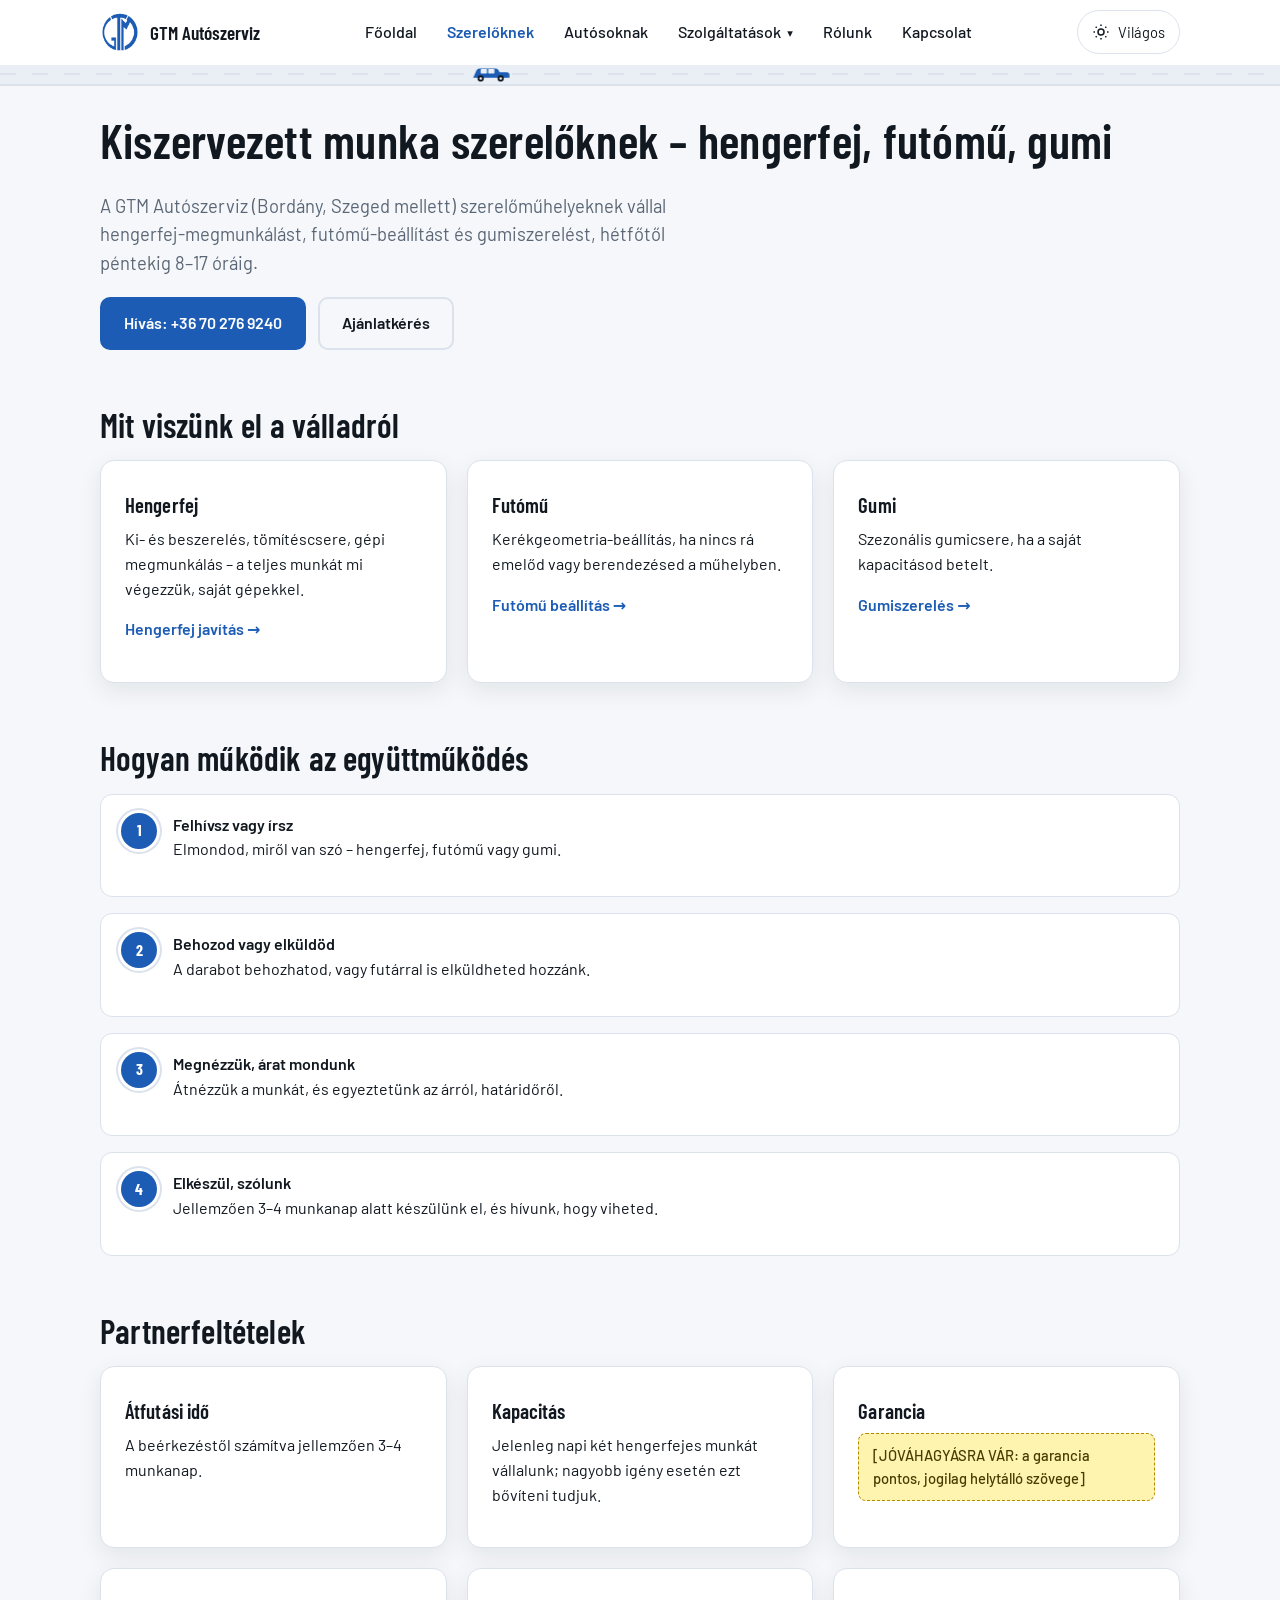
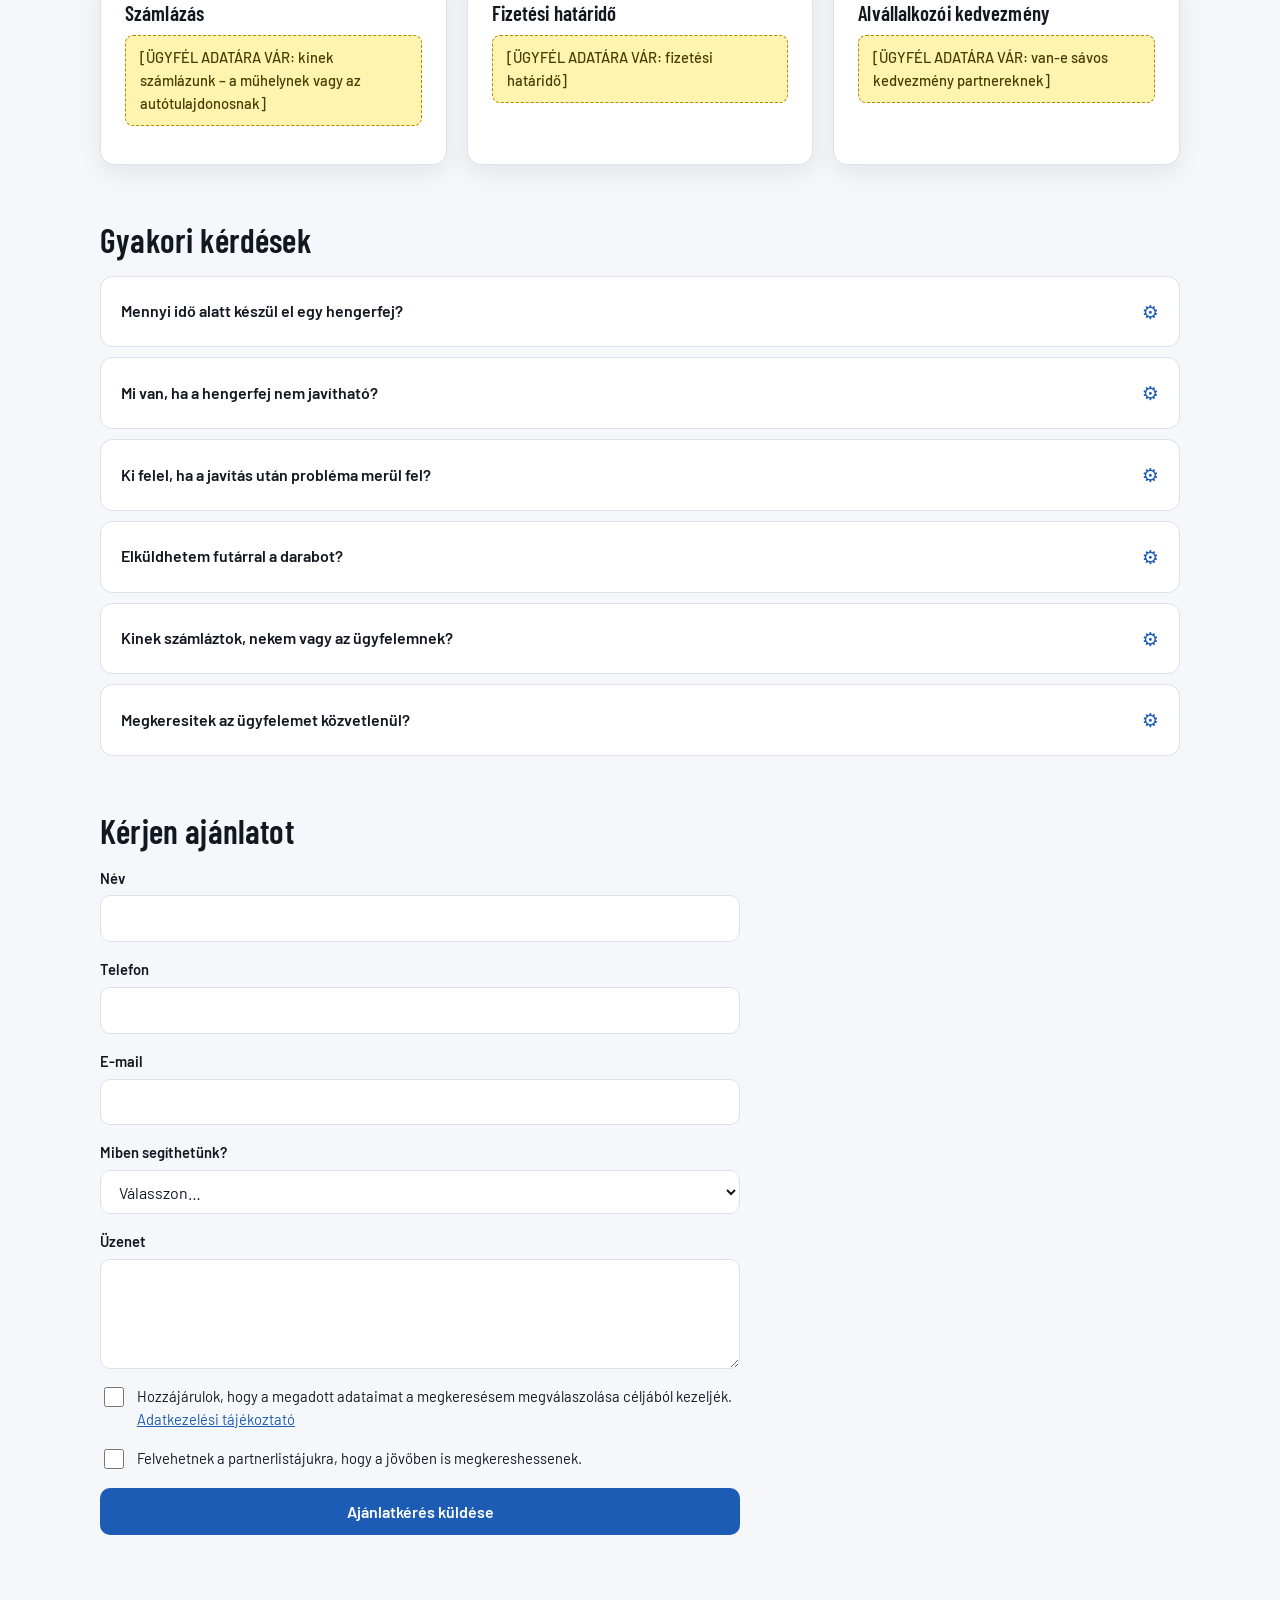
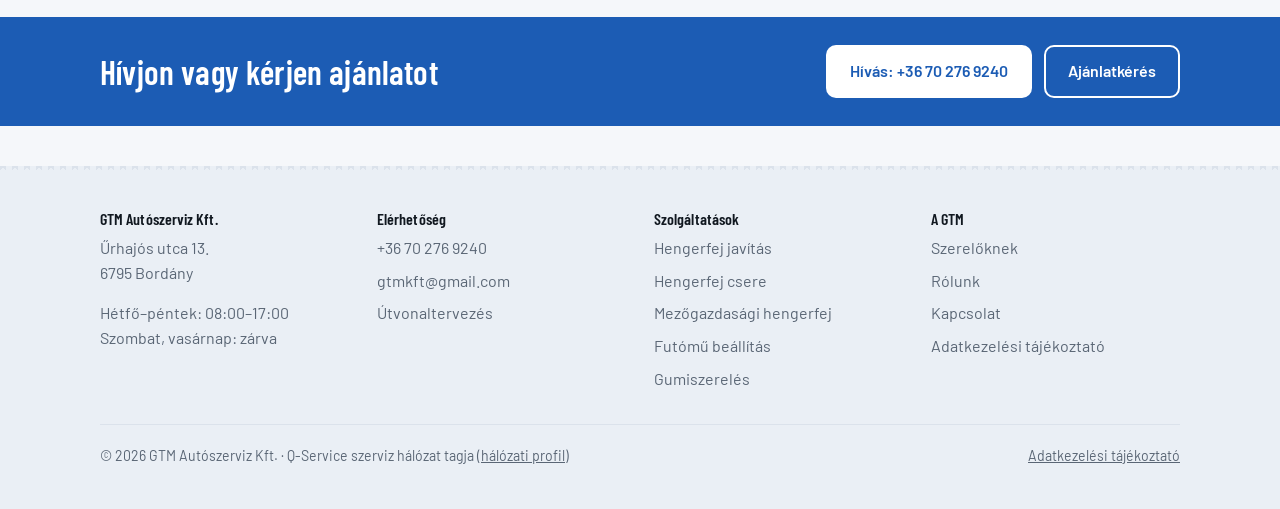
<file: szerelo-partner.html>
<!DOCTYPE html>
<html lang="hu">
<head>
<meta charset="utf-8">
<script>(function(){try{var t=localStorage.getItem('gtm-theme');if(t==='dark'||t==='light'){document.documentElement.setAttribute('data-theme',t);}}catch(e){}})();</script>
<meta name="viewport" content="width=device-width, initial-scale=1">
<title>Kiszervezett hengerfej, futómű, gumi | GTM</title>
<meta name="description" content="A GTM Autószerviz (Bordány, Szeged mellett) hengerfej-, futómű- és gumimunkát vállal szerelőműhelyeknek alvállalkozásban. Kérjen ajánlatot.">
<link rel="canonical" href="https://gtmautoszerviz.hu/szerelo-partner.html">
<!-- ÉLESÍTÉSKOR TÖRLENDŐ (lásd README „Élesítés") -->
<meta name="robots" content="noindex, nofollow">
<meta name="theme-color" content="#1C5CB4">
<link rel="icon" type="image/svg+xml" href="kepek/favicon.svg">
<link rel="icon" type="image/png" sizes="96x96" href="kepek/favicon-96x96.png">
<link rel="icon" href="kepek/favicon.ico" sizes="any">
<link rel="apple-touch-icon" href="kepek/apple-touch-icon.png">
<link rel="manifest" href="site.webmanifest">
<meta property="og:type" content="website">
<meta property="og:url" content="https://gtmautoszerviz.hu/szerelo-partner.html">
<meta property="og:site_name" content="GTM Autószerviz">
<meta property="og:locale" content="hu_HU">
<meta property="og:title" content="Kiszervezett hengerfej, futómű, gumi | GTM">
<meta property="og:description" content="Hengerfej-, futómű- és gumimunka alvállalkozásban, Bordány, Szeged mellett.">
<meta property="og:image" content="https://gtmautoszerviz.hu/kepek/og-kartya.png">
<meta name="twitter:card" content="summary_large_image">
<meta name="twitter:title" content="Kiszervezett hengerfej, futómű, gumi | GTM">
<meta name="twitter:description" content="Hengerfej-, futómű- és gumimunka alvállalkozásban, Bordány, Szeged mellett.">
<meta name="twitter:image" content="https://gtmautoszerviz.hu/kepek/og-kartya.png">
<link rel="preload" href="fonts/barlow-400-latin-ext.woff2" as="font" type="font/woff2" crossorigin>
<link rel="preload" href="fonts/barlow-condensed-600-latin-ext.woff2" as="font" type="font/woff2" crossorigin>
<link rel="stylesheet" href="css/style.css">
<script type="application/ld+json">
{
  "@context": "https://schema.org",
  "@type": "Service",
  "serviceType": "Kiszervezett hengerfej-, futómű- és gumimunka szerelőknek",
  "provider": { "@type": "AutoRepair", "name": "GTM Autószerviz Kft.", "telephone": "+36702769240", "url": "https://gtmautoszerviz.hu/" },
  "areaServed": ["Bordány","Szeged","Mórahalom","Zsombó","Domaszék","Kiskundorozsma","Sándorfalva"]
}
</script>
<script type="application/ld+json">
{
  "@context": "https://schema.org",
  "@type": "FAQPage",
  "mainEntity": [
    { "@type": "Question", "name": "Mennyi idő alatt készül el egy hengerfej?", "acceptedAnswer": { "@type": "Answer", "text": "A beérkezéstől számítva jellemzően 3–4 munkanap alatt készülünk el." } },
    { "@type": "Question", "name": "Elküldhetem futárral a hengerfejet?", "acceptedAnswer": { "@type": "Answer", "text": "Igen, elfogadunk futárral vagy postai úton küldött leszerelt hengerfejet is." } },
    { "@type": "Question", "name": "Mekkora kapacitással dolgoztok?", "acceptedAnswer": { "@type": "Answer", "text": "Jelenleg napi két hengerfejes munkát vállalunk; nagyobb igény esetén ezt bővíteni tudjuk." } }
  ]
}
</script>
</head>
<body>
<a class="skip-link" href="#main">Ugrás a tartalomra</a>

<header class="site-header">
  <div class="header-inner">
    <a class="brand" href="index.html">
      <span class="logo-mark">
        <img class="logo-light" src="kepek/gtm_logo_kek_teljes.png" alt="GTM Autószerviz" width="40" height="40">
        <img class="logo-dark" src="kepek/gtm_logo_vilagos.png" alt="GTM Autószerviz" width="40" height="40">
      </span>
      GTM Autószerviz
    </a>
    <button class="nav-toggle" id="navToggle" type="button" aria-expanded="false" aria-controls="mainNav" aria-label="Menü megnyitása">
      <span></span>
    </button>
    <nav class="main-nav" id="mainNav" aria-label="Fő navigáció">
      <ul>
        <li><a href="index.html">Főoldal</a></li>
        <li><a href="szerelo-partner.html" aria-current="page">Szerelőknek</a></li>
        <li><a href="szolgaltatasok.html">Autósoknak</a></li>
        <li class="nav-dropdown">
          <a href="szolgaltatasok.html" class="nav-top">Szolgáltatások <span class="caret" aria-hidden="true">▾</span></a>
          <ul class="dropdown-panel">
            <li><a href="hengerfej-javitas.html">Hengerfej javítás</a></li>
            <li><a href="hengerfej-csere.html">Hengerfej csere</a></li>
            <li><a href="hengerfej-mezogazdasagi.html">Mezőgazdasági hengerfej</a></li>
            <li><a href="futomu-beallitas.html">Futómű beállítás</a></li>
            <li><a href="gumiszereles.html">Gumiszerelés</a></li>
          </ul>
        </li>
        <li><a href="rolunk.html">Rólunk</a></li>
        <li><a href="kapcsolat.html">Kapcsolat</a></li>
      </ul>
    </nav>
    <div class="header-actions">
      <button class="theme-toggle" id="themeToggle" type="button" aria-label="Téma váltása" aria-pressed="false">
        <span class="theme-icon" aria-hidden="true">
          <svg class="icon-sun" viewBox="0 0 24 24" fill="none" stroke="currentColor" stroke-width="2"><circle cx="12" cy="12" r="4"/><path d="M12 2v2M12 20v2M4.9 4.9l1.4 1.4M17.7 17.7l1.4 1.4M2 12h2M20 12h2M4.9 19.1l1.4-1.4M17.7 6.3l1.4-1.4"/></svg>
          <svg class="icon-moon" viewBox="0 0 24 24" fill="currentColor"><path d="M21 12.8A9 9 0 1 1 11.2 3a7 7 0 0 0 9.8 9.8Z"/></svg>
        </span>
        <span class="label">Világos</span>
      </button>
    </div>
  </div>
  <div class="road-strip" aria-hidden="true">
    <div class="road-lane"></div>
    <div class="road-car" id="roadCar">
      <div class="car-flip">
        <svg class="car-svg" viewBox="0 0 64 28" xmlns="http://www.w3.org/2000/svg" focusable="false">
          <path class="car-body" d="M4 20 L8 11 Q10 5 14 5 L40 5 Q44 5 46 11 L58 11 Q61 11 62 14 L62 20 Z"/>
          <rect class="car-window" x="16" y="6" width="10" height="7" rx="1"/>
          <rect class="car-window" x="28" y="6" width="10" height="7" rx="1"/>
          <circle class="wheel" cx="16" cy="21" r="5"/>
          <circle class="wheel" cx="48" cy="21" r="5"/>
          <circle class="hub" cx="16" cy="21" r="2"/>
          <circle class="hub" cx="48" cy="21" r="2"/>
        </svg>
        <span class="exhaust"><span></span><span></span><span></span></span>
      </div>
    </div>
  </div>
</header>

<main id="main">

  <section class="hero container">
    <h1>Kiszervezett munka szerelőknek – hengerfej, futómű, gumi</h1>
    <p class="lead-sentence">A GTM Autószerviz (Bordány, Szeged mellett) szerelőműhelyeknek vállal hengerfej-megmunkálást, futómű-beállítást és gumiszerelést, hétfőtől péntekig 8–17 óráig.</p>
    <div class="hero-actions">
      <a class="btn btn-primary" href="tel:+36702769240">Hívás: +36 70 276 9240</a>
      <a class="btn btn-secondary" href="#ajanlatkeres">Ajánlatkérés</a>
    </div>
  </section>

  <section class="container">
    <h2>Mit viszünk el a válladról</h2>
    <div class="card-grid">
      <div class="card">
        <h3>Hengerfej</h3>
        <p>Ki- és beszerelés, tömítéscsere, gépi megmunkálás – a teljes munkát mi végezzük, saját gépekkel.</p>
        <p><a class="card-link" href="hengerfej-javitas.html">Hengerfej javítás →</a></p>
      </div>
      <div class="card">
        <h3>Futómű</h3>
        <p>Kerékgeometria-beállítás, ha nincs rá emelőd vagy berendezésed a műhelyben.</p>
        <p><a class="card-link" href="futomu-beallitas.html">Futómű beállítás →</a></p>
      </div>
      <div class="card">
        <h3>Gumi</h3>
        <p>Szezonális gumicsere, ha a saját kapacitásod betelt.</p>
        <p><a class="card-link" href="gumiszereles.html">Gumiszerelés →</a></p>
      </div>
    </div>
  </section>

  <section class="section-alt">
    <div class="container">
      <h2>Hogyan működik az együttműködés</h2>
      <ol class="step-list">
        <li><span class="step-num">1</span><div><strong>Felhívsz vagy írsz</strong><p class="mt-0">Elmondod, miről van szó – hengerfej, futómű vagy gumi.</p></div></li>
        <li><span class="step-num">2</span><div><strong>Behozod vagy elküldöd</strong><p class="mt-0">A darabot behozhatod, vagy futárral is elküldheted hozzánk.</p></div></li>
        <li><span class="step-num">3</span><div><strong>Megnézzük, árat mondunk</strong><p class="mt-0">Átnézzük a munkát, és egyeztetünk az árról, határidőről.</p></div></li>
        <li><span class="step-num">4</span><div><strong>Elkészül, szólunk</strong><p class="mt-0">Jellemzően 3–4 munkanap alatt készülünk el, és hívunk, hogy viheted.</p></div></li>
      </ol>
    </div>
  </section>

  <section class="container">
    <h2>Partnerfeltételek</h2>
    <div class="card-grid">
      <div class="card">
        <h3>Átfutási idő</h3>
        <p>A beérkezéstől számítva jellemzően 3–4 munkanap.</p>
      </div>
      <div class="card">
        <h3>Kapacitás</h3>
        <p>Jelenleg napi két hengerfejes munkát vállalunk; nagyobb igény esetén ezt bővíteni tudjuk.</p>
      </div>
      <div class="card">
        <h3>Garancia</h3>
        <!-- JÓVÁHAGYÁSRA VÁR (spec 13.6): a garancia pontos szövege nincs lezárva. A "törvényben előírt félév" a fogyasztói kellékszavatossági vélelemre utal, ez nem azonos egy önként vállalt, hirdethető garanciával, és B2B viszonyban más szabály érvényes. Amíg az ügyfél nem rögzíti pontosan mit vállal és kinek, ide konkrét garanciaszöveg nem kerülhet. -->
        <p class="placeholder">[JÓVÁHAGYÁSRA VÁR: a garancia pontos, jogilag helytálló szövege]</p>
      </div>
      <div class="card">
        <h3>Számlázás</h3>
        <!-- ÜGYFÉL ADATÁRA VÁR (spec 13.7): kinek számláznak (a szerelő műhelye vagy az autó tulajdonosa felé). -->
        <p class="placeholder">[ÜGYFÉL ADATÁRA VÁR: kinek számlázunk – a műhelynek vagy az autótulajdonosnak]</p>
      </div>
      <div class="card">
        <h3>Fizetési határidő</h3>
        <!-- ÜGYFÉL ADATÁRA VÁR (spec 13.7) -->
        <p class="placeholder">[ÜGYFÉL ADATÁRA VÁR: fizetési határidő]</p>
      </div>
      <div class="card">
        <h3>Alvállalkozói kedvezmény</h3>
        <!-- ÜGYFÉL ADATÁRA VÁR (spec 13.7) -->
        <p class="placeholder">[ÜGYFÉL ADATÁRA VÁR: van-e sávos kedvezmény partnereknek]</p>
      </div>
    </div>
  </section>

  <section class="section-alt">
    <div class="container">
      <h2>Gyakori kérdések</h2>
      <div class="faq-list">
        <details class="faq-item">
          <summary>Mennyi idő alatt készül el egy hengerfej?</summary>
          <p>A beérkezéstől számítva jellemzően 3–4 munkanap alatt.</p>
        </details>
        <details class="faq-item">
          <summary>Mi van, ha a hengerfej nem javítható?</summary>
          <!-- ÜGYFÉL ADATÁRA VÁR: a nem javítható hengerfej esetén követett eljárás (visszaküldés, tájékoztatás, díjazás) nincs rögzítve. -->
          <p class="placeholder">[ÜGYFÉL ADATÁRA VÁR: mi történik, ha a hengerfej nem javítható]</p>
        </details>
        <details class="faq-item">
          <summary>Ki felel, ha a javítás után probléma merül fel?</summary>
          <!-- JÓVÁHAGYÁSRA VÁR (spec 13.6): felelősségi kör és garancia szövege nincs lezárva. -->
          <p class="placeholder">[JÓVÁHAGYÁSRA VÁR: felelősségvállalás és garancia pontos szövege]</p>
        </details>
        <details class="faq-item">
          <summary>Elküldhetem futárral a darabot?</summary>
          <p>Igen, elfogadunk futárral vagy postai úton küldött leszerelt hengerfejet is.</p>
        </details>
        <details class="faq-item">
          <summary>Kinek számláztok, nekem vagy az ügyfelemnek?</summary>
          <!-- ÜGYFÉL ADATÁRA VÁR -->
          <p class="placeholder">[ÜGYFÉL ADATÁRA VÁR: számlázási irány]</p>
        </details>
        <details class="faq-item">
          <summary>Megkeresitek az ügyfelemet közvetlenül?</summary>
          <!-- ÜGYFÉL ADATÁRA VÁR: ügyfélvédelmi ígéret nincs lezárva (spec 4.2.6), ezért itt sem állítható határozottan. -->
          <p class="placeholder">[ÜGYFÉL ADATÁRA VÁR: ügyfélvédelmi ígéret]</p>
        </details>
      </div>
    </div>
  </section>

  <section class="container" id="ajanlatkeres">
    <h2>Kérjen ajánlatot</h2>
    <form id="contactForm" class="form-grid" action="https://formspree.io/f/XXXXXXXX" method="POST" aria-label="Ajánlatkérő űrlap szerelőknek">
      <div class="field">
        <label for="f-nev">Név</label>
        <input id="f-nev" name="nev" type="text" required autocomplete="name">
      </div>
      <div class="field">
        <label for="f-telefon">Telefon</label>
        <input id="f-telefon" name="telefon" type="tel" required autocomplete="tel">
      </div>
      <div class="field">
        <label for="f-email">E-mail</label>
        <input id="f-email" name="email" type="email" required autocomplete="email">
      </div>
      <div class="field">
        <label for="f-tema">Miben segíthetünk?</label>
        <select id="f-tema" name="tema" required>
          <option value="">Válasszon…</option>
          <option value="hengerfej">Hengerfej</option>
          <option value="futomu">Futómű</option>
          <option value="gumi">Gumi</option>
          <option value="mezogazdasagi">Mezőgazdasági gép</option>
          <option value="egyeb">Egyéb</option>
        </select>
      </div>
      <div class="field">
        <label for="f-uzenet">Üzenet</label>
        <textarea id="f-uzenet" name="uzenet"></textarea>
      </div>
      <div class="checkbox-field">
        <input id="f-hozzajarulas" name="hozzajarulas" type="checkbox" required value="igen">
        <label for="f-hozzajarulas">Hozzájárulok, hogy a megadott adataimat a megkeresésem megválaszolása céljából kezeljék. <a href="adatvedelem.html">Adatkezelési tájékoztató</a></label>
      </div>
      <div class="checkbox-field">
        <input id="f-partnerlista" name="partnerlista" type="checkbox" value="igen">
        <label for="f-partnerlista">Felvehetnek a partnerlistájukra, hogy a jövőben is megkereshessenek.</label>
      </div>

      <input class="hp-field" tabindex="-1" autocomplete="off" aria-hidden="true" name="_gotcha" type="text">
      <input type="hidden" name="_subject" value="Új megkeresés – GTM weboldal (szerelő partner)">
      <input type="hidden" name="_next" value="koszonjuk.html">
      <input type="hidden" name="forras_oldal" value="szerelo-partner">
      <input type="hidden" name="oldal_url" value="">
      <input type="hidden" name="utm_source" value="">
      <input type="hidden" name="utm_medium" value="">
      <input type="hidden" name="utm_campaign" value="">
      <input type="hidden" name="utm_content" value="">
      <input type="hidden" name="utm_term" value="">
      <input type="hidden" name="hivatkozo" value="">

      <button class="btn btn-primary btn-block" type="submit">Ajánlatkérés küldése</button>
      <p class="form-status" id="formStatus" aria-live="polite"></p>
    </form>
  </section>

  <section class="cta-bar">
    <div class="container">
      <h2>Hívjon vagy kérjen ajánlatot</h2>
      <div class="hero-actions" style="margin:0">
        <a class="btn btn-primary" href="tel:+36702769240">Hívás: +36 70 276 9240</a>
        <a class="btn btn-secondary" href="#ajanlatkeres">Ajánlatkérés</a>
      </div>
    </div>
  </section>

</main>

<footer class="site-footer">
  <div class="container">
    <div class="footer-grid">
      <div>
        <h3>GTM Autószerviz Kft.</h3>
        <p class="text-muted">Űrhajós utca 13.<br>6795 Bordány</p>
        <p class="text-muted">Hétfő–péntek: 08:00–17:00<br>Szombat, vasárnap: zárva</p>
      </div>
      <div>
        <h3>Elérhetőség</h3>
        <ul>
          <li><a href="tel:+36702769240">+36 70 276 9240</a></li>
          <li><a href="mailto:gtmkft@gmail.com">gtmkft@gmail.com</a></li>
          <li><a href="https://www.google.com/maps/search/?api=1&amp;query=46.3157,19.9195" target="_blank" rel="noopener">Útvonaltervezés</a></li>
        </ul>
      </div>
      <div>
        <h3>Szolgáltatások</h3>
        <ul>
          <li><a href="hengerfej-javitas.html">Hengerfej javítás</a></li>
          <li><a href="hengerfej-csere.html">Hengerfej csere</a></li>
          <li><a href="hengerfej-mezogazdasagi.html">Mezőgazdasági hengerfej</a></li>
          <li><a href="futomu-beallitas.html">Futómű beállítás</a></li>
          <li><a href="gumiszereles.html">Gumiszerelés</a></li>
        </ul>
      </div>
      <div>
        <h3>A GTM</h3>
        <ul>
          <li><a href="szerelo-partner.html">Szerelőknek</a></li>
          <li><a href="rolunk.html">Rólunk</a></li>
          <li><a href="kapcsolat.html">Kapcsolat</a></li>
          <li><a href="adatvedelem.html">Adatkezelési tájékoztató</a></li>
        </ul>
      </div>
    </div>
    <div class="footer-bottom">
      <p>© 2026 GTM Autószerviz Kft. · Q-Service szerviz hálózat tagja (<a href="https://www.q-service.hu/q-service-szerviz-halozat/autoservis/254/gtm-autoszerviz-kft/" target="_blank" rel="noopener">hálózati profil</a>)</p>
      <p><a href="adatvedelem.html">Adatkezelési tájékoztató</a></p>
    </div>
  </div>
</footer>

<div class="mobile-call-bar">
  <a href="tel:+36702769240">📞 Hívás most</a>
</div>

<script src="js/app.js" defer></script>
</body>
</html>
</file>
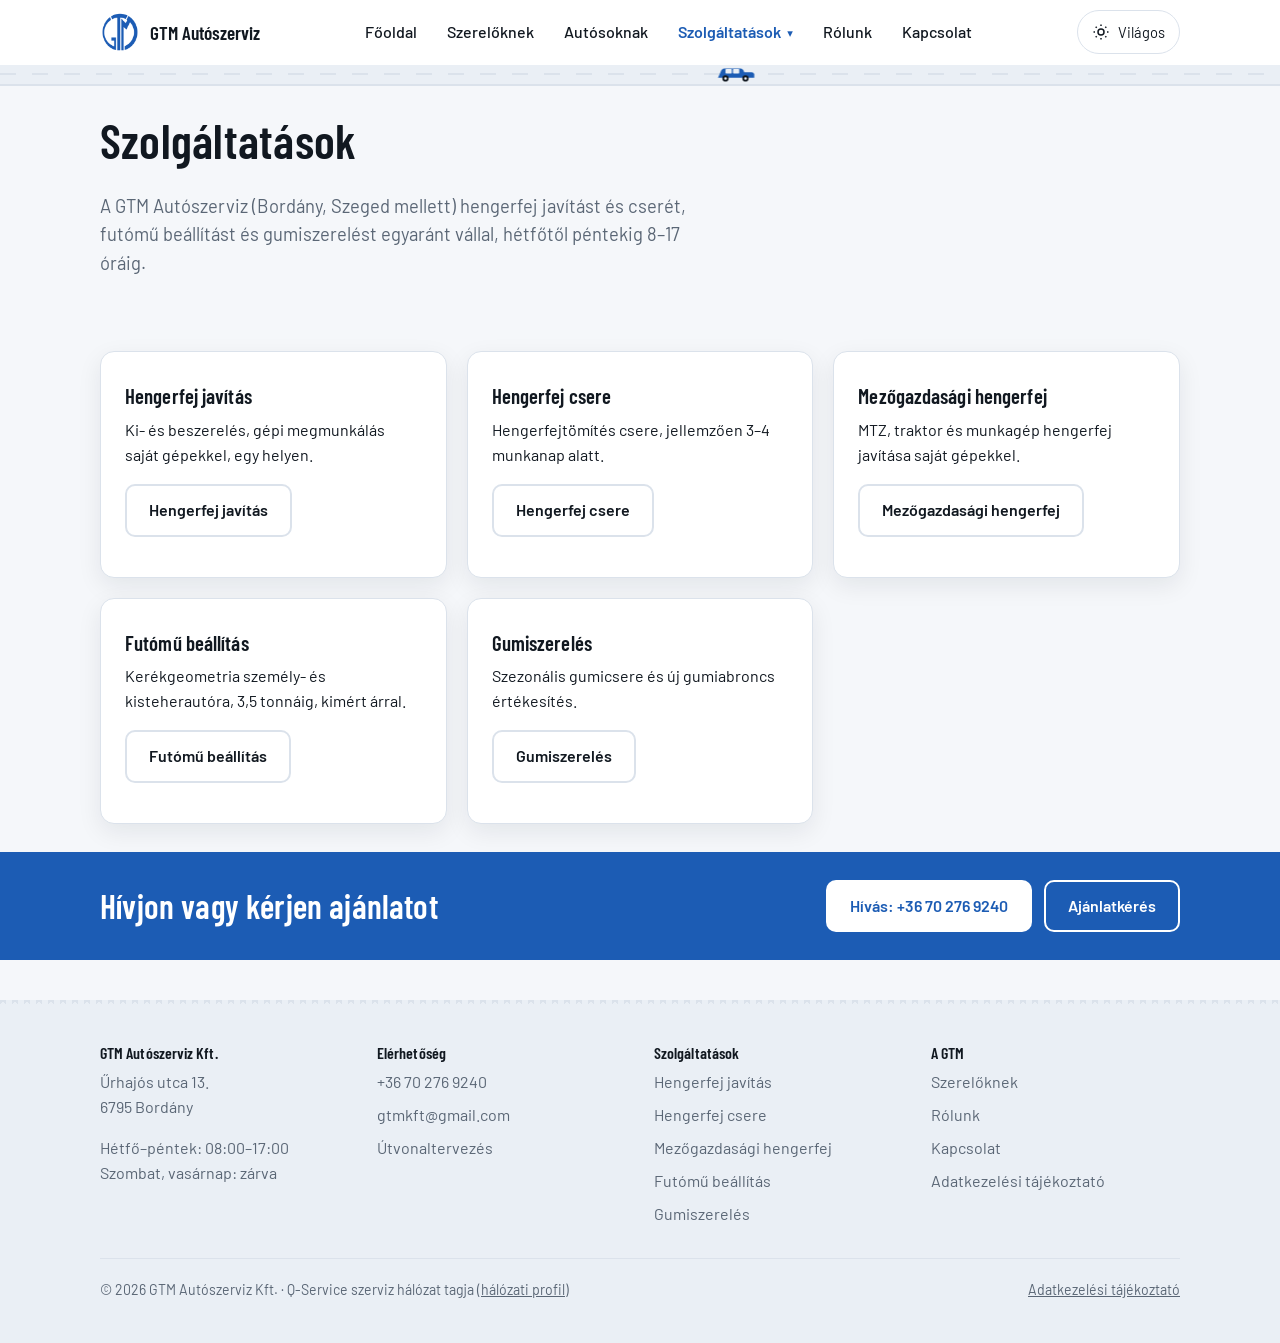
<file: szolgaltatasok.html>
<!DOCTYPE html>
<html lang="hu">
<head>
<meta charset="utf-8">
<script>(function(){try{var t=localStorage.getItem('gtm-theme');if(t==='dark'||t==='light'){document.documentElement.setAttribute('data-theme',t);}}catch(e){}})();</script>
<meta name="viewport" content="width=device-width, initial-scale=1">
<title>Szolgáltatások – GTM Autószerviz, Bordány</title>
<meta name="description" content="Hengerfej javítás és csere, mezőgazdasági hengerfej, futómű beállítás, gumiszerelés – a GTM Autószerviz szolgáltatásai egy helyen.">
<link rel="canonical" href="https://gtmautoszerviz.hu/szolgaltatasok.html">
<!-- ÉLESÍTÉSKOR TÖRLENDŐ (lásd README „Élesítés") -->
<meta name="robots" content="noindex, nofollow">
<meta name="theme-color" content="#1C5CB4">
<link rel="icon" type="image/svg+xml" href="kepek/favicon.svg">
<link rel="icon" type="image/png" sizes="96x96" href="kepek/favicon-96x96.png">
<link rel="icon" href="kepek/favicon.ico" sizes="any">
<link rel="apple-touch-icon" href="kepek/apple-touch-icon.png">
<link rel="manifest" href="site.webmanifest">
<meta property="og:type" content="website">
<meta property="og:url" content="https://gtmautoszerviz.hu/szolgaltatasok.html">
<meta property="og:site_name" content="GTM Autószerviz">
<meta property="og:locale" content="hu_HU">
<meta property="og:title" content="Szolgáltatások – GTM Autószerviz, Bordány">
<meta property="og:description" content="Hengerfej javítás és csere, mezőgazdasági hengerfej, futómű beállítás, gumiszerelés.">
<meta property="og:image" content="https://gtmautoszerviz.hu/kepek/og-kartya.png">
<meta name="twitter:card" content="summary_large_image">
<meta name="twitter:title" content="Szolgáltatások – GTM Autószerviz, Bordány">
<meta name="twitter:description" content="Hengerfej javítás és csere, mezőgazdasági hengerfej, futómű beállítás, gumiszerelés.">
<meta name="twitter:image" content="https://gtmautoszerviz.hu/kepek/og-kartya.png">
<link rel="preload" href="fonts/barlow-400-latin-ext.woff2" as="font" type="font/woff2" crossorigin>
<link rel="preload" href="fonts/barlow-condensed-600-latin-ext.woff2" as="font" type="font/woff2" crossorigin>
<link rel="stylesheet" href="css/style.css">
</head>
<body>
<a class="skip-link" href="#main">Ugrás a tartalomra</a>

<header class="site-header">
  <div class="header-inner">
    <a class="brand" href="index.html">
      <span class="logo-mark">
        <img class="logo-light" src="kepek/gtm_logo_kek_teljes.png" alt="GTM Autószerviz" width="40" height="40">
        <img class="logo-dark" src="kepek/gtm_logo_vilagos.png" alt="GTM Autószerviz" width="40" height="40">
      </span>
      GTM Autószerviz
    </a>
    <button class="nav-toggle" id="navToggle" type="button" aria-expanded="false" aria-controls="mainNav" aria-label="Menü megnyitása">
      <span></span>
    </button>
    <nav class="main-nav" id="mainNav" aria-label="Fő navigáció">
      <ul>
        <li><a href="index.html">Főoldal</a></li>
        <li><a href="szerelo-partner.html">Szerelőknek</a></li>
        <li><a href="szolgaltatasok.html">Autósoknak</a></li>
        <li class="nav-dropdown">
          <a href="szolgaltatasok.html" class="nav-top" aria-current="page">Szolgáltatások <span class="caret" aria-hidden="true">▾</span></a>
          <ul class="dropdown-panel">
            <li><a href="hengerfej-javitas.html">Hengerfej javítás</a></li>
            <li><a href="hengerfej-csere.html">Hengerfej csere</a></li>
            <li><a href="hengerfej-mezogazdasagi.html">Mezőgazdasági hengerfej</a></li>
            <li><a href="futomu-beallitas.html">Futómű beállítás</a></li>
            <li><a href="gumiszereles.html">Gumiszerelés</a></li>
          </ul>
        </li>
        <li><a href="rolunk.html">Rólunk</a></li>
        <li><a href="kapcsolat.html">Kapcsolat</a></li>
      </ul>
    </nav>
    <div class="header-actions">
      <button class="theme-toggle" id="themeToggle" type="button" aria-label="Téma váltása" aria-pressed="false">
        <span class="theme-icon" aria-hidden="true">
          <svg class="icon-sun" viewBox="0 0 24 24" fill="none" stroke="currentColor" stroke-width="2"><circle cx="12" cy="12" r="4"/><path d="M12 2v2M12 20v2M4.9 4.9l1.4 1.4M17.7 17.7l1.4 1.4M2 12h2M20 12h2M4.9 19.1l1.4-1.4M17.7 6.3l1.4-1.4"/></svg>
          <svg class="icon-moon" viewBox="0 0 24 24" fill="currentColor"><path d="M21 12.8A9 9 0 1 1 11.2 3a7 7 0 0 0 9.8 9.8Z"/></svg>
        </span>
        <span class="label">Világos</span>
      </button>
    </div>
  </div>
  <div class="road-strip" aria-hidden="true">
    <div class="road-lane"></div>
    <div class="road-car" id="roadCar">
      <div class="car-flip">
        <svg class="car-svg" viewBox="0 0 64 28" xmlns="http://www.w3.org/2000/svg" focusable="false">
          <path class="car-body" d="M4 20 L8 11 Q10 5 14 5 L40 5 Q44 5 46 11 L58 11 Q61 11 62 14 L62 20 Z"/>
          <rect class="car-window" x="16" y="6" width="10" height="7" rx="1"/>
          <rect class="car-window" x="28" y="6" width="10" height="7" rx="1"/>
          <circle class="wheel" cx="16" cy="21" r="5"/>
          <circle class="wheel" cx="48" cy="21" r="5"/>
          <circle class="hub" cx="16" cy="21" r="2"/>
          <circle class="hub" cx="48" cy="21" r="2"/>
        </svg>
        <span class="exhaust"><span></span><span></span><span></span></span>
      </div>
    </div>
  </div>
</header>

<main id="main">

  <section class="hero container">
    <h1>Szolgáltatások</h1>
    <p class="lead-sentence">A GTM Autószerviz (Bordány, Szeged mellett) hengerfej javítást és cserét, futómű beállítást és gumiszerelést egyaránt vállal, hétfőtől péntekig 8–17 óráig.</p>
  </section>

  <section class="container">
    <div class="card-grid">
      <div class="card">
        <h3>Hengerfej javítás</h3>
        <p>Ki- és beszerelés, gépi megmunkálás saját gépekkel, egy helyen.</p>
        <p><a class="btn btn-secondary" href="hengerfej-javitas.html">Hengerfej javítás</a></p>
      </div>
      <div class="card">
        <h3>Hengerfej csere</h3>
        <p>Hengerfejtömítés csere, jellemzően 3–4 munkanap alatt.</p>
        <p><a class="btn btn-secondary" href="hengerfej-csere.html">Hengerfej csere</a></p>
      </div>
      <div class="card">
        <h3>Mezőgazdasági hengerfej</h3>
        <p>MTZ, traktor és munkagép hengerfej javítása saját gépekkel.</p>
        <p><a class="btn btn-secondary" href="hengerfej-mezogazdasagi.html">Mezőgazdasági hengerfej</a></p>
      </div>
      <div class="card">
        <h3>Futómű beállítás</h3>
        <p>Kerékgeometria személy- és kisteherautóra, 3,5 tonnáig, kimért árral.</p>
        <p><a class="btn btn-secondary" href="futomu-beallitas.html">Futómű beállítás</a></p>
      </div>
      <div class="card">
        <h3>Gumiszerelés</h3>
        <p>Szezonális gumicsere és új gumiabroncs értékesítés.</p>
        <p><a class="btn btn-secondary" href="gumiszereles.html">Gumiszerelés</a></p>
      </div>
    </div>
  </section>

  <section class="cta-bar">
    <div class="container">
      <h2>Hívjon vagy kérjen ajánlatot</h2>
      <div class="hero-actions" style="margin:0">
        <a class="btn btn-primary" href="tel:+36702769240">Hívás: +36 70 276 9240</a>
        <a class="btn btn-secondary" href="kapcsolat.html">Ajánlatkérés</a>
      </div>
    </div>
  </section>

</main>

<footer class="site-footer">
  <div class="container">
    <div class="footer-grid">
      <div>
        <h3>GTM Autószerviz Kft.</h3>
        <p class="text-muted">Űrhajós utca 13.<br>6795 Bordány</p>
        <p class="text-muted">Hétfő–péntek: 08:00–17:00<br>Szombat, vasárnap: zárva</p>
      </div>
      <div>
        <h3>Elérhetőség</h3>
        <ul>
          <li><a href="tel:+36702769240">+36 70 276 9240</a></li>
          <li><a href="mailto:gtmkft@gmail.com">gtmkft@gmail.com</a></li>
          <li><a href="https://www.google.com/maps/search/?api=1&amp;query=46.3157,19.9195" target="_blank" rel="noopener">Útvonaltervezés</a></li>
        </ul>
      </div>
      <div>
        <h3>Szolgáltatások</h3>
        <ul>
          <li><a href="hengerfej-javitas.html">Hengerfej javítás</a></li>
          <li><a href="hengerfej-csere.html">Hengerfej csere</a></li>
          <li><a href="hengerfej-mezogazdasagi.html">Mezőgazdasági hengerfej</a></li>
          <li><a href="futomu-beallitas.html">Futómű beállítás</a></li>
          <li><a href="gumiszereles.html">Gumiszerelés</a></li>
        </ul>
      </div>
      <div>
        <h3>A GTM</h3>
        <ul>
          <li><a href="szerelo-partner.html">Szerelőknek</a></li>
          <li><a href="rolunk.html">Rólunk</a></li>
          <li><a href="kapcsolat.html">Kapcsolat</a></li>
          <li><a href="adatvedelem.html">Adatkezelési tájékoztató</a></li>
        </ul>
      </div>
    </div>
    <div class="footer-bottom">
      <p>© 2026 GTM Autószerviz Kft. · Q-Service szerviz hálózat tagja (<a href="https://www.q-service.hu/q-service-szerviz-halozat/autoservis/254/gtm-autoszerviz-kft/" target="_blank" rel="noopener">hálózati profil</a>)</p>
      <p><a href="adatvedelem.html">Adatkezelési tájékoztató</a></p>
    </div>
  </div>
</footer>

<div class="mobile-call-bar">
  <a href="tel:+36702769240">📞 Hívás most</a>
</div>

<script src="js/app.js" defer></script>
</body>
</html>
</file>
<file: css/style.css>
/* ==========================================================================
   GTM Autószerviz — közös stíluslap
   Egy fájl minden oldalhoz. Token-alapú szín- és témarendszer, lásd CLAUDE.md.
   ========================================================================== */

/* ---------- Fontok (self-hosted, woff2, latin + latin-ext) ---------- */
@font-face {
  font-family: "Barlow";
  font-style: normal;
  font-weight: 400;
  font-display: swap;
  src: url("../fonts/barlow-400-latin.woff2") format("woff2");
  unicode-range: U+0000-00FF, U+0131, U+0152-0153, U+02BB-02BC, U+2000-206F, U+20AC, U+2122;
}
@font-face {
  font-family: "Barlow";
  font-style: normal;
  font-weight: 400;
  font-display: swap;
  src: url("../fonts/barlow-400-latin-ext.woff2") format("woff2");
  unicode-range: U+0100-024F, U+0300-0301, U+0304, U+0308, U+0329, U+1E00-1EFF;
}
@font-face {
  font-family: "Barlow";
  font-style: normal;
  font-weight: 500;
  font-display: swap;
  src: url("../fonts/barlow-500-latin.woff2") format("woff2");
  unicode-range: U+0000-00FF, U+0131, U+0152-0153, U+02BB-02BC, U+2000-206F, U+20AC, U+2122;
}
@font-face {
  font-family: "Barlow";
  font-style: normal;
  font-weight: 500;
  font-display: swap;
  src: url("../fonts/barlow-500-latin-ext.woff2") format("woff2");
  unicode-range: U+0100-024F, U+0300-0301, U+0304, U+0308, U+0329, U+1E00-1EFF;
}
@font-face {
  font-family: "Barlow";
  font-style: normal;
  font-weight: 600;
  font-display: swap;
  src: url("../fonts/barlow-600-latin.woff2") format("woff2");
  unicode-range: U+0000-00FF, U+0131, U+0152-0153, U+02BB-02BC, U+2000-206F, U+20AC, U+2122;
}
@font-face {
  font-family: "Barlow";
  font-style: normal;
  font-weight: 600;
  font-display: swap;
  src: url("../fonts/barlow-600-latin-ext.woff2") format("woff2");
  unicode-range: U+0100-024F, U+0300-0301, U+0304, U+0308, U+0329, U+1E00-1EFF;
}
@font-face {
  font-family: "Barlow Condensed";
  font-style: normal;
  font-weight: 600;
  font-display: swap;
  src: url("../fonts/barlow-condensed-600-latin.woff2") format("woff2");
  unicode-range: U+0000-00FF, U+0131, U+0152-0153, U+02BB-02BC, U+2000-206F, U+20AC, U+2122;
}
@font-face {
  font-family: "Barlow Condensed";
  font-style: normal;
  font-weight: 600;
  font-display: swap;
  src: url("../fonts/barlow-condensed-600-latin-ext.woff2") format("woff2");
  unicode-range: U+0100-024F, U+0300-0301, U+0304, U+0308, U+0329, U+1E00-1EFF;
}
@font-face {
  font-family: "Barlow Condensed";
  font-style: normal;
  font-weight: 700;
  font-display: swap;
  src: url("../fonts/barlow-condensed-700-latin.woff2") format("woff2");
  unicode-range: U+0000-00FF, U+0131, U+0152-0153, U+02BB-02BC, U+2000-206F, U+20AC, U+2122;
}
@font-face {
  font-family: "Barlow Condensed";
  font-style: normal;
  font-weight: 700;
  font-display: swap;
  src: url("../fonts/barlow-condensed-700-latin-ext.woff2") format("woff2");
  unicode-range: U+0100-024F, U+0300-0301, U+0304, U+0308, U+0329, U+1E00-1EFF;
}

/* ---------- Színtokenek és háromállapotú téma (5.3) ---------- */
:root {
  color-scheme: light;
  --bg: #F5F7FA;
  --surface: #FFFFFF;
  --surface-2: #EAEFF5;
  --text: #111820;
  --muted: #5A6675;
  --line: #DBE2EB;
  --accent: #1C5CB4;
  --accent-ink: #FFFFFF;
  --focus: #1C5CB4;
  --shadow: 0 8px 24px rgba(17, 24, 32, 0.08);
  --font-sans: "Barlow", system-ui, -apple-system, "Segoe UI", Roboto, Arial, sans-serif;
  --font-cond: "Barlow Condensed", "Arial Narrow", Arial, sans-serif;
}

@media (prefers-color-scheme: dark) {
  :root:not([data-theme="light"]) {
    color-scheme: dark;
    --bg: #0D1218;
    --surface: #141B24;
    --surface-2: #1B242F;
    --text: #E6EDF5;
    --muted: #8D9BAC;
    --line: #242F3D;
    --accent: #5B93D6;
    --accent-ink: #0D1218;
    --focus: #5B93D6;
    --shadow: 0 8px 24px rgba(0, 0, 0, 0.4);
  }
}

:root[data-theme="dark"] {
  color-scheme: dark;
  --bg: #0D1218;
  --surface: #141B24;
  --surface-2: #1B242F;
  --text: #E6EDF5;
  --muted: #8D9BAC;
  --line: #242F3D;
  --accent: #5B93D6;
  --accent-ink: #0D1218;
  --focus: #5B93D6;
  --shadow: 0 8px 24px rgba(0, 0, 0, 0.4);
}

/* Logóváltás témánként (5.1) */
.logo-mark .logo-dark { display: none; }
.logo-mark .logo-light { display: block; }
@media (prefers-color-scheme: dark) {
  :root:not([data-theme="light"]) .logo-mark .logo-light { display: none; }
  :root:not([data-theme="light"]) .logo-mark .logo-dark { display: block; }
}
:root[data-theme="dark"] .logo-mark .logo-light { display: none; }
:root[data-theme="dark"] .logo-mark .logo-dark { display: block; }

/* ---------- Alap, reset ---------- */
* { box-sizing: border-box; }
html { -webkit-text-size-adjust: 100%; overflow-x: hidden; }
body {
  margin: 0;
  background: var(--bg);
  color: var(--text);
  font-family: var(--font-sans);
  font-size: 16px;
  line-height: 1.55;
  overflow-x: hidden;
  transition: background-color .2s ease, color .2s ease;
}
img { max-width: 100%; display: block; }
a { color: var(--accent); }
h1, h2, h3, h4 {
  font-family: var(--font-cond);
  font-weight: 600;
  line-height: 1.12;
  margin: 0 0 .5em;
  letter-spacing: .005em;
}
h1 { font-size: clamp(2rem, 4.5vw, 3rem); }
h2 { font-size: clamp(1.5rem, 3vw, 2.1rem); }
h3 { font-size: 1.3rem; }
p { margin: 0 0 1em; }
ul, ol { margin: 0 0 1em; padding-left: 1.3em; }
.container {
  max-width: 1120px;
  margin: 0 auto;
  padding-left: 20px;
  padding-right: 20px;
}
section { padding: 28px 0; }
.section-alt { background: var(--bg); }

/* ---------- Akadálymentesség ---------- */
.skip-link {
  position: absolute;
  left: 12px;
  top: -60px;
  background: var(--accent);
  color: var(--accent-ink);
  padding: 10px 18px;
  border-radius: 8px;
  z-index: 1000;
  text-decoration: none;
  font-weight: 600;
  transition: top .2s ease;
}
.skip-link:focus { top: 12px; }

:focus-visible {
  outline: 3px solid var(--focus);
  outline-offset: 2px;
  border-radius: 4px;
}

@media (prefers-reduced-motion: reduce) {
  *, *::before, *::after {
    animation-duration: .001ms !important;
    animation-iteration-count: 1 !important;
    transition-duration: .001ms !important;
    scroll-behavior: auto !important;
  }
}

/* ---------- Helykitöltő (vasszabály 2.) ---------- */
.placeholder {
  background: #FFF3B0;
  color: #4A3B00;
  border: 1px dashed #B08A00;
  border-radius: 8px;
  padding: 10px 14px;
  font-size: .92rem;
  font-weight: 500;
}
@media (prefers-color-scheme: dark) {
  :root:not([data-theme="light"]) .placeholder {
    background: #4A3B00;
    color: #FFE28A;
    border-color: #FFE28A;
  }
}
:root[data-theme="dark"] .placeholder {
  background: #4A3B00;
  color: #FFE28A;
  border-color: #FFE28A;
}

/* ---------- Gombok ---------- */
.btn {
  display: inline-flex;
  align-items: center;
  justify-content: center;
  gap: 8px;
  min-height: 44px;
  padding: 12px 22px;
  border-radius: 10px;
  font-weight: 600;
  text-decoration: none;
  cursor: pointer;
  border: 2px solid transparent;
  font-family: var(--font-sans);
  font-size: 1rem;
  transition: transform .12s ease, background-color .15s ease, border-color .15s ease;
}
.btn:active { transform: translateY(1px); }
.btn-primary { background: var(--accent); color: var(--accent-ink); }
.btn-primary:hover { opacity: .92; }
.btn-secondary { background: transparent; color: var(--text); border-color: var(--line); }
.btn-secondary:hover { border-color: var(--accent); }
.btn-block { width: 100%; }

/* ---------- Fejléc ---------- */
.site-header {
  position: sticky;
  top: 0;
  z-index: 500;
  background: color-mix(in srgb, var(--surface) 92%, transparent);
  backdrop-filter: blur(8px);
  border-bottom: 1px solid var(--line);
}
.header-inner {
  max-width: 1120px;
  margin: 0 auto;
  padding: 10px 20px;
  display: flex;
  align-items: center;
  justify-content: space-between;
  gap: 16px;
}
.brand {
  display: flex;
  align-items: center;
  gap: 10px;
  text-decoration: none;
  color: var(--text);
  font-family: var(--font-cond);
  font-weight: 600;
  font-size: 1.2rem;
}
.logo-mark { width: 40px; height: 40px; flex-shrink: 0; }
.logo-mark img { width: 100%; height: 100%; }

.main-nav { display: flex; align-items: center; gap: 4px; }
.main-nav ul {
  list-style: none;
  margin: 0;
  padding: 0;
  display: flex;
  align-items: center;
  gap: 2px;
}
.main-nav a {
  display: inline-block;
  padding: 10px 14px;
  min-height: 44px;
  line-height: 24px;
  color: var(--text);
  text-decoration: none;
  font-weight: 500;
  border-radius: 8px;
}
.main-nav a:hover { background: var(--surface-2); }
.main-nav a[aria-current="page"] { color: var(--accent); font-weight: 600; }

.nav-dropdown { position: relative; }
.nav-dropdown > .nav-top {
  display: inline-flex;
  align-items: center;
  gap: 6px;
  padding: 10px 14px;
  min-height: 44px;
  background: none;
  border: none;
  text-decoration: none;
  font: inherit;
  font-weight: 500;
  color: var(--text);
  cursor: pointer;
  border-radius: 8px;
}
.nav-dropdown > .nav-top:hover { background: var(--surface-2); }
.nav-dropdown .caret { font-size: .7em; transition: transform .15s ease; }
.dropdown-panel {
  position: absolute;
  top: 100%;
  left: 50%;
  width: max-content;
  background: var(--surface);
  border: 1px solid var(--line);
  border-radius: 10px;
  box-shadow: var(--shadow);
  padding: 8px;
  list-style: none;
  margin: 6px 0 0;
  opacity: 0;
  visibility: hidden;
  transform: translate(-50%, -6px);
  transition: opacity .15s ease, transform .15s ease, visibility .15s;
  z-index: 50;
}
.nav-dropdown:hover .dropdown-panel,
.nav-dropdown:focus-within .dropdown-panel {
  opacity: 1;
  visibility: visible;
  transform: translate(-50%, 0);
}
.nav-dropdown:hover .caret,
.nav-dropdown:focus-within .caret { transform: rotate(180deg); }
.dropdown-panel li a {
  display: block;
  padding: 10px 12px;
  border-radius: 8px;
  color: var(--text);
  text-decoration: none;
  font-weight: 500;
  white-space: nowrap;
}
.dropdown-panel li a:hover { background: var(--surface-2); }

.header-actions { display: flex; align-items: center; gap: 10px; }

/* Téma-váltó */
.theme-toggle {
  display: inline-flex;
  align-items: center;
  gap: 8px;
  min-height: 44px;
  padding: 0 14px;
  border-radius: 22px;
  border: 1px solid var(--line);
  background: var(--surface);
  color: var(--text);
  cursor: pointer;
  font: inherit;
  font-size: .92rem;
}
.theme-toggle:hover { border-color: var(--accent); }
.theme-icon { position: relative; width: 18px; height: 18px; flex-shrink: 0; }
.theme-icon svg { position: absolute; inset: 0; width: 100%; height: 100%; transition: opacity .2s ease, transform .2s ease; }
.theme-icon .icon-sun { opacity: 1; }
.theme-icon .icon-moon { opacity: 0; transform: scale(.6); }
.theme-icon.is-dark .icon-sun { opacity: 0; transform: scale(.6); }
.theme-icon.is-dark .icon-moon { opacity: 1; transform: scale(1); }

/* Hamburger (mobil) */
.nav-toggle {
  display: none;
  width: 44px;
  height: 44px;
  border-radius: 10px;
  border: 1px solid var(--line);
  background: var(--surface);
  align-items: center;
  justify-content: center;
  cursor: pointer;
}
.nav-toggle span, .nav-toggle span::before, .nav-toggle span::after {
  content: "";
  display: block;
  width: 20px;
  height: 2px;
  background: var(--text);
  position: relative;
  transition: transform .2s ease, opacity .2s ease;
}
.nav-toggle span::before { position: absolute; top: -6px; }
.nav-toggle span::after { position: absolute; top: 6px; }
.nav-toggle[aria-expanded="true"] span { background: transparent; }
.nav-toggle[aria-expanded="true"] span::before { transform: rotate(45deg) translate(4px, 5px); }
.nav-toggle[aria-expanded="true"] span::after { transform: rotate(-45deg) translate(4px, -5px); }

@media (max-width: 880px) {
  .nav-toggle { display: inline-flex; }
  .main-nav {
    position: fixed;
    inset: 65px 0 0 0;
    height: calc(100vh - 65px);
    display: flex;
    flex-direction: column;
    align-items: center;
    justify-content: center;
    padding: 16px;
    overflow-y: auto;
    pointer-events: none;
  }
  .main-nav.is-open { pointer-events: auto; }
  .main-nav ul { flex-direction: column; align-items: center; gap: 10px; }
  .main-nav > ul > li {
    opacity: 0;
    transform: scale(.5) translateY(10px);
    transition: opacity .22s ease, transform .22s ease;
  }
  .main-nav.is-open > ul > li { opacity: 1; transform: scale(1) translateY(0); }
  .main-nav.is-open > ul > li:nth-child(1) { transition-delay: .05s; }
  .main-nav.is-open > ul > li:nth-child(2) { transition-delay: .1s; }
  .main-nav.is-open > ul > li:nth-child(3) { transition-delay: .15s; }
  .main-nav.is-open > ul > li:nth-child(4) { transition-delay: .2s; }
  .main-nav.is-open > ul > li:nth-child(5) { transition-delay: .25s; }
  .main-nav.is-open > ul > li:nth-child(6) { transition-delay: .3s; }
  .main-nav a {
    text-align: center;
    padding: 12px 24px;
    background: var(--surface);
    border: 1px solid var(--line);
    border-radius: 999px;
    box-shadow: var(--shadow);
  }
  /* Mobilon a "Szolgáltatások" is egyszerű link a szolgaltatasok.html
     oldalra (ugyanúgy pill-gomb, mint a többi .main-nav a), a lenyíló
     almenü (.dropdown-panel) csak az asztali hover-flyouthoz kell. */
  .nav-dropdown > .nav-top {
    background: var(--surface);
    border: 1px solid var(--line);
    border-radius: 999px;
    box-shadow: var(--shadow);
  }
  .nav-dropdown .caret { display: none; }
  .dropdown-panel { display: none; }

  .nav-backdrop {
    position: fixed;
    inset: 0;
    background: rgba(0, 0, 0, .45);
    -webkit-backdrop-filter: blur(4px);
    backdrop-filter: blur(4px);
    opacity: 0;
    pointer-events: none;
    transition: opacity .25s ease;
    z-index: 490;
  }
  .nav-backdrop.is-open { opacity: 1; pointer-events: auto; }
}

body.nav-open { overflow: hidden; }

/* ---------- Hero ---------- */
/* nincs saját padding - az egységes section{padding:56px 0} szabályt követi */
.hero-eyebrow {
  text-transform: uppercase;
  letter-spacing: .08em;
  font-size: .82rem;
  font-weight: 600;
  color: var(--accent);
}
.lead-sentence {
  font-size: 1.15rem;
  color: var(--muted);
  max-width: 62ch;
}
.hero-actions { display: flex; gap: 12px; flex-wrap: wrap; margin-top: 20px; }

/* ---------- Kártyarács ---------- */
.card-grid {
  display: grid;
  grid-template-columns: repeat(auto-fit, minmax(260px, 1fr));
  gap: 20px;
}
.card {
  background: var(--surface);
  border: 1px solid var(--line);
  border-radius: 14px;
  padding: 24px;
  box-shadow: var(--shadow);
}
.card h3 { margin-top: 8px; }
.card-icon {
  width: 44px;
  height: 44px;
  border-radius: 10px;
  background: var(--surface-2);
  display: flex;
  align-items: center;
  justify-content: center;
  color: var(--accent);
}
.card-icon svg { width: 24px; height: 24px; }
.card-link { font-weight: 600; text-decoration: none; }

.entry-cards {
  display: grid;
  grid-template-columns: repeat(auto-fit, minmax(260px, 1fr));
  gap: 20px;
}
.entry-card {
  display: block;
  text-decoration: none;
  color: var(--text);
  background: var(--surface);
  border: 2px solid var(--line);
  border-radius: 16px;
  padding: 28px;
  min-height: 44px;
  transition: border-color .15s ease, transform .15s ease;
}
.entry-card:hover { border-color: var(--accent); transform: translateY(-2px); }
.entry-card .entry-title { font-family: var(--font-cond); font-size: 1.5rem; font-weight: 600; color: var(--accent); }

/* ---------- Lépés-lista ---------- */
.step-list { list-style: none; margin: 0; padding: 0; display: grid; gap: 16px; }
.step-list li {
  display: flex;
  gap: 16px;
  align-items: flex-start;
  background: var(--surface);
  border: 1px solid var(--line);
  border-radius: 12px;
  padding: 18px 20px;
}
.step-num {
  flex-shrink: 0;
  width: 36px;
  height: 36px;
  border-radius: 50%;
  background: var(--accent);
  color: var(--accent-ink);
  font-family: var(--font-cond);
  font-weight: 700;
  display: flex;
  align-items: center;
  justify-content: center;
}

/* ---------- Ár-doboz ---------- */
.price-box {
  background: var(--surface);
  border: 2px solid var(--accent);
  border-radius: 14px;
  padding: 24px;
  display: flex;
  flex-wrap: wrap;
  gap: 16px;
  align-items: baseline;
  justify-content: space-between;
}
.price-amount { font-family: var(--font-cond); font-size: 2rem; font-weight: 700; color: var(--accent); }
.price-note { color: var(--muted); font-size: .92rem; }

/* ---------- GYIK ---------- */
.faq-list { display: grid; gap: 10px; }
.faq-item {
  background: var(--surface);
  border: 1px solid var(--line);
  border-radius: 12px;
  padding: 4px 20px;
}
.faq-item summary {
  cursor: pointer;
  padding: 16px 0;
  font-weight: 600;
  list-style: none;
  display: flex;
  justify-content: space-between;
  align-items: center;
  gap: 12px;
  min-height: 44px;
}
.faq-item summary::-webkit-details-marker { display: none; }
.faq-item summary::after {
  content: "+";
  font-size: 1.4rem;
  color: var(--accent);
  flex-shrink: 0;
}
.faq-item[open] summary::after { content: "–"; }
.faq-item p { color: var(--muted); padding-bottom: 16px; margin: 0; }

/* ---------- Űrlap ---------- */
.form-grid { display: grid; gap: 16px; max-width: 640px; }
.field { display: flex; flex-direction: column; gap: 6px; }
.field label { font-weight: 600; font-size: .92rem; }
.field input,
.field select,
.field textarea {
  min-height: 44px;
  padding: 10px 14px;
  border-radius: 10px;
  border: 1px solid var(--line);
  background: var(--surface);
  color: var(--text);
  font: inherit;
}
.field textarea { min-height: 110px; resize: vertical; }
.field input:focus,
.field select:focus,
.field textarea:focus { border-color: var(--accent); }
.checkbox-field { display: flex; flex-direction: row; align-items: flex-start; gap: 10px; }
.checkbox-field input { width: 20px; height: 20px; min-height: auto; flex-shrink: 0; margin-top: 2px; }
.checkbox-field label { font-weight: 400; font-size: .92rem; }
.hp-field { position: absolute; left: -9999px; width: 1px; height: 1px; overflow: hidden; }
.form-status { font-weight: 600; min-height: 1.4em; }
.form-status.is-error { color: #A8382C; }
.form-status.is-ok { color: #1E7A3C; }

/* ---------- CTA-sáv ---------- */
.cta-bar {
  background: var(--accent);
  color: var(--accent-ink);
}
.cta-bar .container {
  display: flex;
  flex-wrap: wrap;
  align-items: center;
  justify-content: space-between;
  gap: 16px;
}
.cta-bar h2 { color: var(--accent-ink); margin: 0; }
.cta-bar .btn-primary { background: var(--accent-ink); color: var(--accent); }
.cta-bar .btn-secondary { border-color: var(--accent-ink); color: var(--accent-ink); }

.mobile-call-bar {
  display: none;
}
@media (max-width: 640px) {
  .container { padding-left: 28px; padding-right: 28px; }
  .mobile-call-bar {
    display: flex;
    position: fixed;
    left: 0;
    right: 0;
    bottom: 0;
    z-index: 400;
    background: var(--accent);
    padding: 10px 16px env(safe-area-inset-bottom, 10px);
  }
  .mobile-call-bar a {
    flex: 1;
    text-align: center;
    color: var(--accent-ink);
    font-weight: 700;
    text-decoration: none;
    min-height: 44px;
    display: flex;
    align-items: center;
    justify-content: center;
    gap: 8px;
  }
  body { padding-bottom: 64px; }
}

/* ---------- Lábléc ---------- */
.site-footer {
  background: var(--surface-2);
  border-top: 1px solid var(--line);
  padding: 44px 0 28px;
  margin-top: 40px;
}
.footer-grid {
  display: grid;
  grid-template-columns: repeat(auto-fit, minmax(200px, 1fr));
  gap: 28px;
}
.footer-grid h3 { font-size: 1rem; }
.footer-grid ul { list-style: none; padding: 0; margin: 0; display: grid; gap: 8px; }
.footer-grid a { color: var(--muted); text-decoration: none; }
.footer-grid a:hover { color: var(--accent); }
.footer-bottom {
  margin-top: 32px;
  padding-top: 20px;
  border-top: 1px solid var(--line);
  display: flex;
  flex-wrap: wrap;
  gap: 12px;
  justify-content: space-between;
  color: var(--muted);
  font-size: .88rem;
}
.footer-bottom a { color: var(--muted); }

/* ---------- Jogi / adatvédelmi oldal ---------- */
.legal-section { margin: 32px 0; }
.legal-section h2 { font-size: 1.3rem; }
.legal-table { width: 100%; border-collapse: collapse; }
.legal-table th, .legal-table td { border: 1px solid var(--line); padding: 10px; text-align: left; vertical-align: top; }
.kv-table { display: grid; gap: 8px; }
.kv-table div { display: flex; gap: 8px; flex-wrap: wrap; }
.kv-table .k { font-weight: 600; min-width: 220px; }

/* ---------- 404 ---------- */
.error-page { text-align: center; padding-top: 100px; padding-bottom: 100px; }

/* ---------- Segéd ---------- */
.text-muted { color: var(--muted); }
.mt-0 { margin-top: 0; }
.visually-hidden {
  position: absolute;
  width: 1px; height: 1px;
  overflow: hidden;
  clip: rect(0 0 0 0);
  white-space: nowrap;
}

/* ==========================================================================
   Autószerviz-motívumok: úttest + gördülő kisautó, fogaskerekek
   Mindegyik dekoratív (aria-hidden), a prefers-reduced-motion globális
   szabálya (lásd fent) mindet .001ms-re rövidíti, ha a látogató ezt kéri.
   ========================================================================== */

/* ---------- Úttest-csík a fejléc alatt, a navigációt követő kisautóval ---------- */
.road-strip {
  position: relative;
  z-index: 1;
  height: 20px;
  overflow: hidden;
  background: var(--surface-2);
  border-bottom: 1px solid var(--line);
}
.road-strip .road-lane {
  position: absolute;
  left: 0; right: 0; top: 50%;
  height: 2px;
  transform: translateY(-50%);
  background-image: repeating-linear-gradient(to right, var(--line) 0 16px, transparent 16px 32px);
}
.road-car {
  position: absolute;
  top: 50%;
  left: 0;
  width: 40px;
  height: 18px;
  transform: translate(var(--car-x, -60px), -50%);
  transition: transform .9s cubic-bezier(.4, 0, .2, 1);
  will-change: transform;
  pointer-events: none;
}
.road-car .car-flip { position: relative; width: 100%; height: 100%; transform: scaleX(1); }
.road-car.is-facing-left .car-flip { transform: scaleX(-1); }
.road-car .car-svg { display: block; width: 100%; height: 100%; overflow: visible; }
.road-car .car-body { fill: var(--accent); }
.road-car .car-window { fill: var(--surface-2); }
.road-car .wheel { fill: var(--text); transform-box: fill-box; transform-origin: center; }
.road-car .hub { fill: var(--surface-2); }
.road-car.is-moving .wheel { animation: wheelspin .35s linear infinite; }
.road-car .exhaust { position: absolute; left: -4px; top: 55%; width: 0; height: 0; }
.road-car .exhaust span {
  position: absolute;
  top: 0;
  left: 0;
  width: 5px; height: 5px;
  border-radius: 50%;
  background: var(--muted);
  opacity: 0;
}
.road-car .exhaust span { animation: puff 1.4s ease-out infinite; }
.road-car .exhaust span:nth-child(2) { animation-delay: .45s; }
.road-car .exhaust span:nth-child(3) { animation-delay: .9s; }
.road-car.is-moving .exhaust span { animation-duration: .6s; }
.road-car.is-moving .exhaust span:nth-child(2) { animation-delay: .15s; }
.road-car.is-moving .exhaust span:nth-child(3) { animation-delay: .3s; }

@keyframes wheelspin { to { transform: rotate(360deg); } }
@keyframes puff {
  0%   { opacity: .5; transform: translate(0, 0) scale(.5); }
  100% { opacity: 0; transform: translate(-16px, -10px) scale(1.4); }
}

@media (max-width: 880px) {
  /* Érintőképernyőn nincs hover, és a hamburgermenüben nincs mihez igazítani a kocsit */
  .road-strip { display: none; }
}

/* ---------- Kártyaikonok: fogaskerék / kerék / csavarkulcs hoverre ---------- */
.card { transition: transform .15s ease, box-shadow .15s ease; }
.card:hover { transform: translateY(-3px); }
.card:hover .card-icon svg { animation: icon-spin .7s ease; }
.card:hover .card-icon.card-icon--wheel svg { animation: icon-spin-fast .5s linear; }
.card:hover .card-icon.card-icon--wrench svg { animation: icon-wiggle .5s ease; }
@keyframes icon-spin { to { transform: rotate(360deg); } }
@keyframes icon-spin-fast { to { transform: rotate(360deg); } }
@keyframes icon-wiggle {
  0%, 100% { transform: rotate(0deg); }
  25% { transform: rotate(-18deg); }
  75% { transform: rotate(18deg); }
}

/* ---------- Lépés-lista: finom "alkatrész-gyűrű" a lépésszámon ---------- */
.step-num { box-shadow: 0 0 0 3px var(--surface), 0 0 0 5px var(--line); }

/* ---------- GYIK: fogaskerék-jel, nyitáskor elfordul ---------- */
.faq-item summary::after { content: "⚙"; font-size: 1.2rem; transition: transform .3s ease; }
.faq-item[open] summary::after { content: "⚙"; transform: rotate(75deg); }

/* ---------- Form-visszajelzés: forgó fogaskerék-spinner küldés közben ---------- */
.form-status .spinner {
  display: inline-block;
  width: 14px;
  height: 14px;
  margin-right: 6px;
  vertical-align: -2px;
  border: 2px solid var(--line);
  border-top-color: var(--accent);
  border-radius: 50%;
  animation: icon-spin .7s linear infinite;
}

/* ---------- CTA-sáv: halvány fogaskerék-mintázat háttér ---------- */
.cta-bar {
  position: relative;
  background-image:
    url("data:image/svg+xml,%3Csvg xmlns='http://www.w3.org/2000/svg' viewBox='0 0 60 60'%3E%3Cpath fill='%23ffffff' fill-opacity='0.09' d='M30 4l3 6 6-2 1 7 7 1-2 6 6 3-6 3 2 6-7 1-1 7-6-2-3 6-3-6-6 2-1-7-7-1 2-6-6-3 6-3-2-6 7-1 1-7z'/%3E%3C/svg%3E"),
    var(--accent);
  background-repeat: repeat;
  background-size: 60px 60px;
}

/* ---------- Lábléc teteje: fogazott szegély ---------- */
.site-footer { position: relative; border-top: none; }
.site-footer::before {
  content: "";
  position: absolute;
  top: 0;
  left: 0;
  right: 0;
  height: 6px;
  background-image: linear-gradient(135deg, var(--line) 25%, transparent 25%),
                     linear-gradient(225deg, var(--line) 25%, transparent 25%);
  background-position: 0 0, 6px 0;
  background-size: 12px 6px;
}

/* ---------- 404: lerobbant kisautó illusztráció ---------- */
.breakdown-illustration { width: 180px; height: auto; margin: 0 auto 24px; overflow: visible; }
.breakdown-illustration .car-body { fill: var(--accent); }
.breakdown-illustration .car-window { fill: var(--surface-2); }
.breakdown-illustration .wheel { fill: var(--text); }
.breakdown-illustration .hub { fill: var(--surface-2); }
.breakdown-illustration .smoke circle { fill: var(--muted); opacity: 0; animation: smoke-rise 2.4s ease-in infinite; }
.breakdown-illustration .smoke circle:nth-child(2) { animation-delay: .6s; }
.breakdown-illustration .smoke circle:nth-child(3) { animation-delay: 1.2s; }
@keyframes smoke-rise {
  0%   { opacity: 0; transform: translate(0, 0) scale(.6); }
  20%  { opacity: .5; }
  100% { opacity: 0; transform: translate(-6px, -26px) scale(1.5); }
}
</file>
